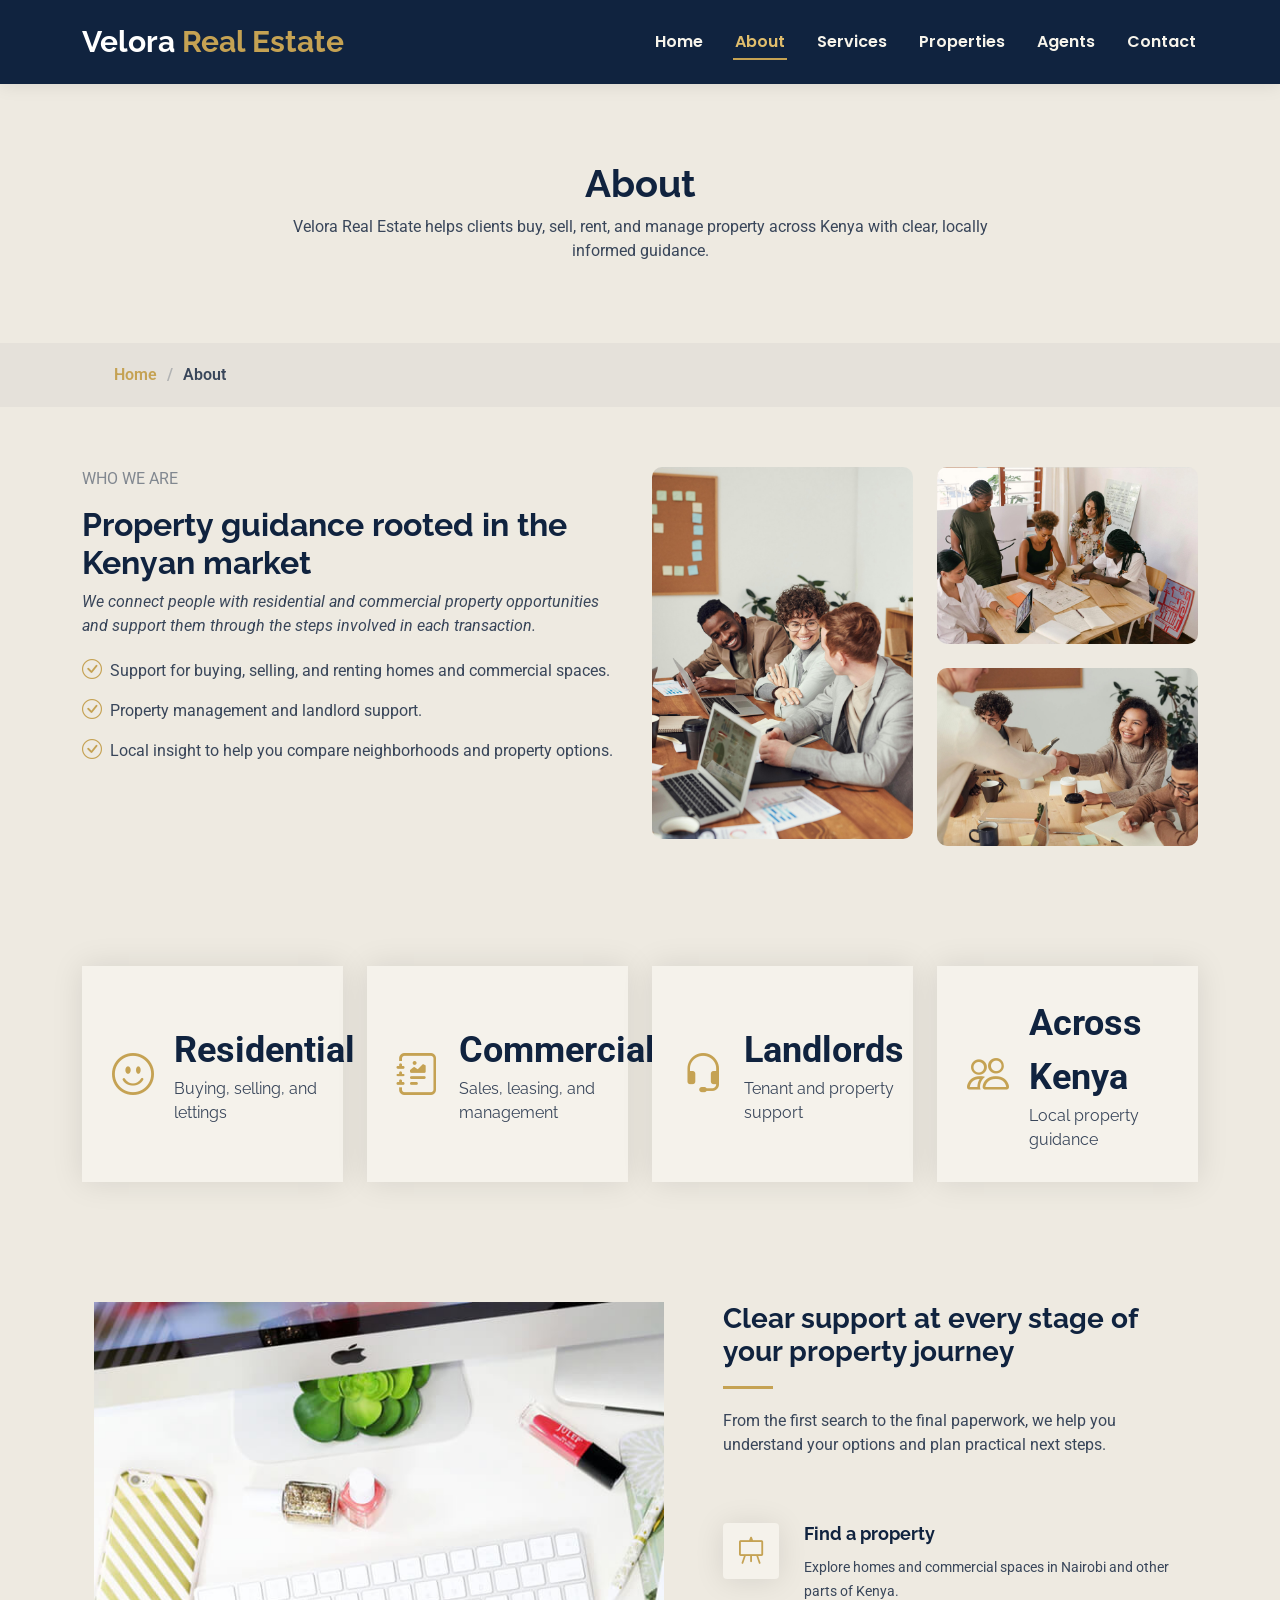
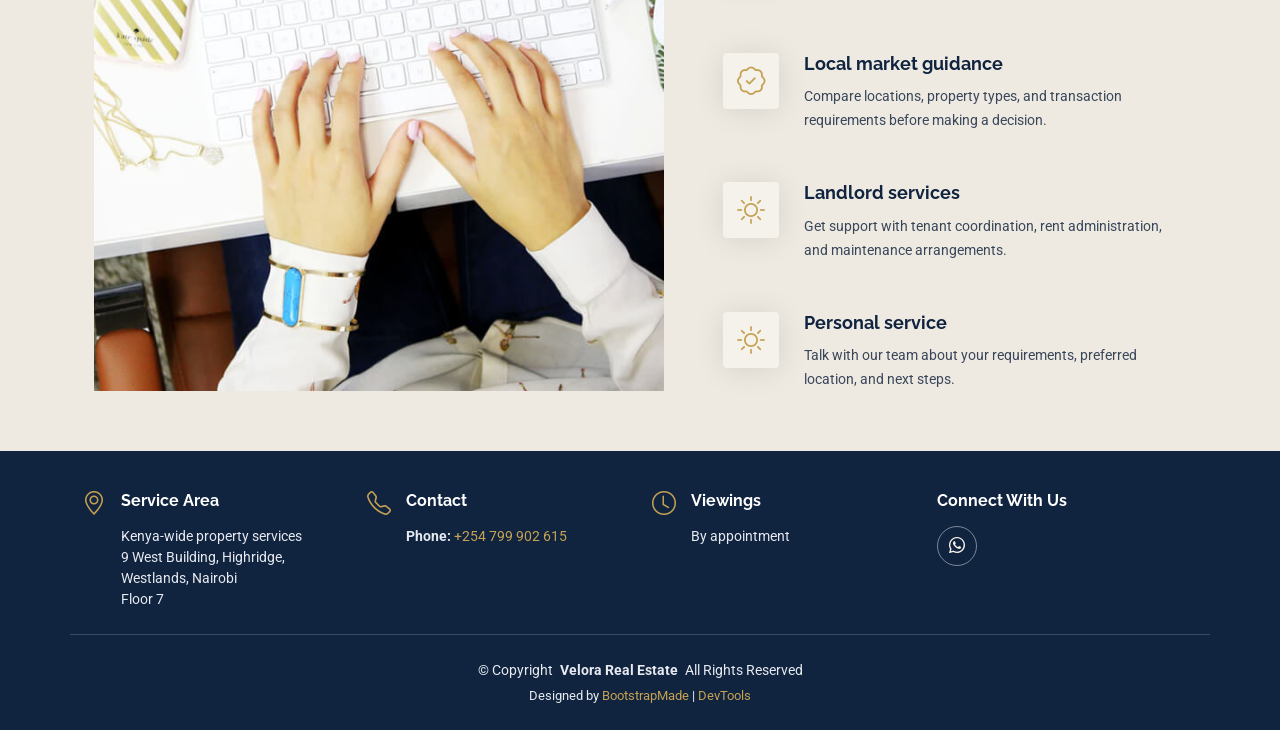
<file: EstateAgency/about.html>
<!DOCTYPE html>
<html lang="en">

<head>
  <meta charset="utf-8">
  <meta content="width=device-width, initial-scale=1.0" name="viewport">
  <title>About - Velora Real Estate</title>
  <meta name="description" content="">
  <meta name="keywords" content="">

  <!-- Favicons -->
  <link href="assets/img/favicon.png" rel="icon">
  <link href="assets/img/apple-touch-icon.png" rel="apple-touch-icon">

  <!-- Fonts -->
  <link href="https://fonts.googleapis.com" rel="preconnect">
  <link href="https://fonts.gstatic.com" rel="preconnect" crossorigin>
  <link href="https://fonts.googleapis.com/css2?family=Roboto:ital,wght@0,100;0,300;0,400;0,500;0,700;0,900;1,100;1,300;1,400;1,500;1,700;1,900&family=Poppins:ital,wght@0,100;0,200;0,300;0,400;0,500;0,600;0,700;0,800;0,900;1,100;1,200;1,300;1,400;1,500;1,600;1,700;1,800;1,900&family=Raleway:ital,wght@0,100;0,200;0,300;0,400;0,500;0,600;0,700;0,800;0,900;1,100;1,200;1,300;1,400;1,500;1,600;1,700;1,800;1,900&display=swap" rel="stylesheet">

  <!-- Vendor CSS Files -->
  <link href="assets/vendor/bootstrap/css/bootstrap.min.css" rel="stylesheet">
  <link href="assets/vendor/bootstrap-icons/bootstrap-icons.css" rel="stylesheet">
  <link href="assets/vendor/aos/aos.css" rel="stylesheet">
  <link href="assets/vendor/swiper/swiper-bundle.min.css" rel="stylesheet">

  <!-- Main CSS File -->
  <link href="assets/css/main.css" rel="stylesheet">

  <!-- =======================================================
  * Template Name: EstateAgency
  * Template URL: https://bootstrapmade.com/real-estate-agency-bootstrap-template/
  * Updated: Apr 08 2026 with Bootstrap v5.3.8
  * Author: BootstrapMade.com
  * License: https://bootstrapmade.com/license/
  ======================================================== -->
</head>

<body class="about-page">

  <header id="header" class="header d-flex align-items-center fixed-top">
    <div class="container-fluid container-xl position-relative d-flex align-items-center justify-content-between">

      <a href="index.html" class="logo d-flex align-items-center">
        <!-- Uncomment the line below if you also wish to use an image logo -->
        <h1 class="sitename">Velora <span>Real Estate</span></h1>
      </a>

      <nav id="navmenu" class="navmenu">
        <ul>
          <li><a href="index.html">Home</a></li>
          <li><a href="about.html" class="active">About</a></li>
          <li><a href="services.html">Services</a></li>
          <li><a href="properties.html">Properties</a></li>
          <li><a href="agents.html">Agents</a></li>
          <li><a href="contact.html">Contact</a></li>
        </ul>
        <i class="mobile-nav-toggle d-xl-none bi bi-list"></i>
      </nav>

    </div>
  </header>

  <main class="main">

    <!-- Page Title -->
    <div class="page-title" data-aos="fade">
      <div class="heading">
        <div class="container">
          <div class="row d-flex justify-content-center text-center">
            <div class="col-lg-8">
              <h1>About</h1>
              <p class="mb-0">Velora Real Estate helps clients buy, sell, rent, and manage property across Kenya with clear, locally informed guidance.</p>
            </div>
          </div>
        </div>
      </div>
      <nav class="breadcrumbs">
        <div class="container">
          <ol>
            <li><a href="index.html">Home</a></li>
            <li class="current">About</li>
          </ol>
        </div>
      </nav>
    </div><!-- End Page Title -->

    <!-- About Section -->
    <section id="about" class="about section">

      <div class="container">

        <div class="row gy-4">

          <div class="col-lg-6 content" data-aos="fade-up" data-aos-delay="100">
            <p class="who-we-are">Who We Are</p>
            <h3>Property guidance rooted in the Kenyan market</h3>
            <p class="fst-italic">
              We connect people with residential and commercial property opportunities and support them through the steps involved in each transaction.
            </p>
            <ul>
              <li><i class="bi bi-check-circle"></i> <span>Support for buying, selling, and renting homes and commercial spaces.</span></li>
              <li><i class="bi bi-check-circle"></i> <span>Property management and landlord support.</span></li>
              <li><i class="bi bi-check-circle"></i> <span>Local insight to help you compare neighborhoods and property options.</span></li>
            </ul>
          </div>

          <div class="col-lg-6 about-images" data-aos="fade-up" data-aos-delay="200">
            <div class="row gy-4">
              <div class="col-lg-6">
                <img src="assets/img/about-company-1.jpg" class="img-fluid" alt="">
              </div>
              <div class="col-lg-6">
                <div class="row gy-4">
                  <div class="col-lg-12">
                    <img src="assets/img/about-company-2.jpg" class="img-fluid" alt="">
                  </div>
                  <div class="col-lg-12">
                    <img src="assets/img/about-company-3.jpg" class="img-fluid" alt="">
                  </div>
                </div>
              </div>
            </div>

          </div>

        </div>

      </div>
    </section><!-- /About Section -->

    <!-- Stats Section -->
    <section id="stats" class="stats section">

      <div class="container" data-aos="fade-up" data-aos-delay="100">

        <div class="row gy-4">

          <div class="col-lg-3 col-md-6">
            <div class="stats-item d-flex align-items-center w-100 h-100">
              <i class="bi bi-emoji-smile color-blue flex-shrink-0"></i>
              <div>
                <span class="d-block fw-bold">Residential</span>
                <p>Buying, selling, and lettings</p>
              </div>
            </div>
          </div><!-- End Stats Item -->

          <div class="col-lg-3 col-md-6">
            <div class="stats-item d-flex align-items-center w-100 h-100">
              <i class="bi bi-journal-richtext color-orange flex-shrink-0"></i>
              <div>
                <span class="d-block fw-bold">Commercial</span>
                <p>Sales, leasing, and management</p>
              </div>
            </div>
          </div><!-- End Stats Item -->

          <div class="col-lg-3 col-md-6">
            <div class="stats-item d-flex align-items-center w-100 h-100">
              <i class="bi bi-headset color-green flex-shrink-0"></i>
              <div>
                <span class="d-block fw-bold">Landlords</span>
                <p>Tenant and property support</p>
              </div>
            </div>
          </div><!-- End Stats Item -->

          <div class="col-lg-3 col-md-6">
            <div class="stats-item d-flex align-items-center w-100 h-100">
              <i class="bi bi-people color-pink flex-shrink-0"></i>
              <div>
                <span class="d-block fw-bold">Across Kenya</span>
                <p>Local property guidance</p>
              </div>
            </div>
          </div><!-- End Stats Item -->

        </div>

      </div>

    </section><!-- /Stats Section -->

    <!-- Features Section -->
    <section id="features" class="features section">

      <div class="container">

        <div class="row justify-content-around gy-4">
          <div class="features-image col-lg-6" data-aos="fade-up" data-aos-delay="100"><img src="assets/img/features-bg.jpg" alt=""></div>

          <div class="col-lg-5 d-flex flex-column justify-content-center" data-aos="fade-up" data-aos-delay="200">
            <h3>Clear support at every stage of your property journey</h3>
            <p>From the first search to the final paperwork, we help you understand your options and plan practical next steps.</p>

            <div class="icon-box d-flex position-relative" data-aos="fade-up" data-aos-delay="300">
              <i class="bi bi-easel flex-shrink-0"></i>
              <div>
                <h4><a href="properties.html" class="stretched-link">Find a property</a></h4>
                <p>Explore homes and commercial spaces in Nairobi and other parts of Kenya.</p>
              </div>
            </div><!-- End Icon Box -->

            <div class="icon-box d-flex position-relative" data-aos="fade-up" data-aos-delay="400">
              <i class="bi bi-patch-check flex-shrink-0"></i>
              <div>
                <h4><a href="services.html" class="stretched-link">Local market guidance</a></h4>
                <p>Compare locations, property types, and transaction requirements before making a decision.</p>
              </div>
            </div><!-- End Icon Box -->

            <div class="icon-box d-flex position-relative" data-aos="fade-up" data-aos-delay="500">
              <i class="bi bi-brightness-high flex-shrink-0"></i>
              <div>
                <h4><a href="services.html" class="stretched-link">Landlord services</a></h4>
                <p>Get support with tenant coordination, rent administration, and maintenance arrangements.</p>
              </div>
            </div><!-- End Icon Box -->

            <div class="icon-box d-flex position-relative" data-aos="fade-up" data-aos-delay="600">
              <i class="bi bi-brightness-high flex-shrink-0"></i>
              <div>
                <h4><a href="contact.html" class="stretched-link">Personal service</a></h4>
                <p>Talk with our team about your requirements, preferred location, and next steps.</p>
              </div>
            </div><!-- End Icon Box -->

          </div>
        </div>

      </div>

    </section><!-- /Features Section -->

  </main>

  <footer id="footer" class="footer light-background">

    <div class="container">
      <div class="row gy-3">
        <div class="col-lg-3 col-md-6 d-flex">
          <i class="bi bi-geo-alt icon"></i>
          <div class="address">
            <h4>Service Area</h4>
            <p>Kenya-wide property services</p>
            <p>9 West Building, Highridge, Westlands, Nairobi</p>
            <p>Floor 7</p>
          </div>

        </div>

        <div class="col-lg-3 col-md-6 d-flex">
          <i class="bi bi-telephone icon"></i>
          <div>
            <h4>Contact</h4>
            <p>
              <strong>Phone:</strong> <a href="tel:+254799902615">+254 799 902 615</a><br>
            </p>
          </div>
        </div>

        <div class="col-lg-3 col-md-6 d-flex">
          <i class="bi bi-clock icon"></i>
          <div>
            <h4>Viewings</h4>
            <p>
              <span>By appointment</span>
            </p>
          </div>
        </div>

        <div class="col-lg-3 col-md-6">
          <h4>Connect With Us</h4>
          <div class="social-links d-flex">
            <a href="https://wa.me/254799902615" class="whatsapp" aria-label="Chat with Velora Real Estate on WhatsApp"><i class="bi bi-whatsapp"></i></a>
          </div>
        </div>

      </div>
    </div>

    <div class="container copyright text-center mt-4">
      <p>© <span>Copyright</span> <strong class="px-1 sitename">Velora Real Estate</strong> <span>All Rights Reserved</span></p>
      <div class="credits">
        <!-- All the links in the footer should remain intact. -->
        <!-- You can delete the links only if you've purchased the pro version. -->
        <!-- Licensing information: https://bootstrapmade.com/license/ -->
        <!-- Purchase the pro version with working PHP/AJAX contact form: [buy-url] -->
        Designed by <a href="https://bootstrapmade.com/">BootstrapMade</a> | <a href="https://bootstrapmade.com/tools/">DevTools</a>
      </div>
    </div>

  </footer>

  <!-- Scroll Top -->
  <a href="#" id="scroll-top" class="scroll-top d-flex align-items-center justify-content-center"><i class="bi bi-arrow-up-short"></i></a>

  <!-- Preloader -->
  <div id="preloader"></div>

  <!-- Vendor JS Files -->
  <script src="assets/vendor/bootstrap/js/bootstrap.bundle.min.js"></script>
  <script src="assets/vendor/aos/aos.js"></script>
  <script src="assets/vendor/swiper/swiper-bundle.min.js"></script>
  <script src="assets/vendor/purecounter/purecounter_vanilla.js"></script>

  <!-- Main JS File -->
  <script src="assets/js/main.js"></script>

</body>

</html>
</file>
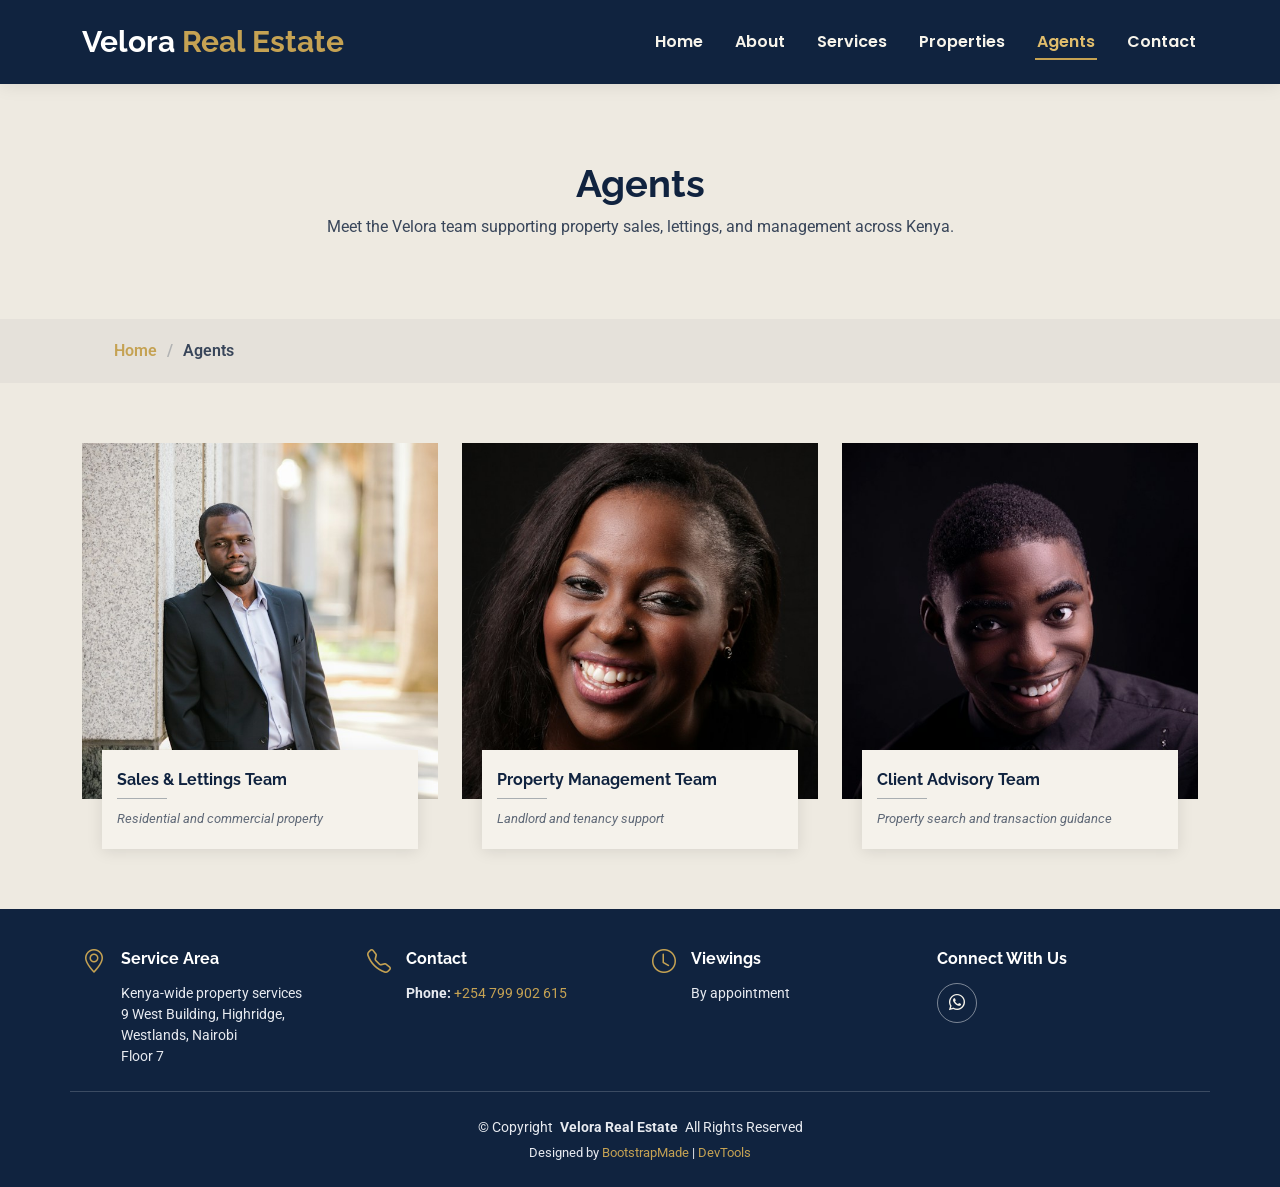
<file: EstateAgency/agents.html>
<!DOCTYPE html>
<html lang="en">

<head>
  <meta charset="utf-8">
  <meta content="width=device-width, initial-scale=1.0" name="viewport">
  <title>Agents - Velora Real Estate</title>
  <meta name="description" content="">
  <meta name="keywords" content="">

  <!-- Favicons -->
  <link href="assets/img/favicon.png" rel="icon">
  <link href="assets/img/apple-touch-icon.png" rel="apple-touch-icon">

  <!-- Fonts -->
  <link href="https://fonts.googleapis.com" rel="preconnect">
  <link href="https://fonts.gstatic.com" rel="preconnect" crossorigin>
  <link href="https://fonts.googleapis.com/css2?family=Roboto:ital,wght@0,100;0,300;0,400;0,500;0,700;0,900;1,100;1,300;1,400;1,500;1,700;1,900&family=Poppins:ital,wght@0,100;0,200;0,300;0,400;0,500;0,600;0,700;0,800;0,900;1,100;1,200;1,300;1,400;1,500;1,600;1,700;1,800;1,900&family=Raleway:ital,wght@0,100;0,200;0,300;0,400;0,500;0,600;0,700;0,800;0,900;1,100;1,200;1,300;1,400;1,500;1,600;1,700;1,800;1,900&display=swap" rel="stylesheet">

  <!-- Vendor CSS Files -->
  <link href="assets/vendor/bootstrap/css/bootstrap.min.css" rel="stylesheet">
  <link href="assets/vendor/bootstrap-icons/bootstrap-icons.css" rel="stylesheet">
  <link href="assets/vendor/aos/aos.css" rel="stylesheet">
  <link href="assets/vendor/swiper/swiper-bundle.min.css" rel="stylesheet">

  <!-- Main CSS File -->
  <link href="assets/css/main.css" rel="stylesheet">

  <!-- =======================================================
  * Template Name: EstateAgency
  * Template URL: https://bootstrapmade.com/real-estate-agency-bootstrap-template/
  * Updated: Apr 08 2026 with Bootstrap v5.3.8
  * Author: BootstrapMade.com
  * License: https://bootstrapmade.com/license/
  ======================================================== -->
</head>

<body class="agents-page">

  <header id="header" class="header d-flex align-items-center fixed-top">
    <div class="container-fluid container-xl position-relative d-flex align-items-center justify-content-between">

      <a href="index.html" class="logo d-flex align-items-center">
        <!-- Uncomment the line below if you also wish to use an image logo -->
        <h1 class="sitename">Velora <span>Real Estate</span></h1>
      </a>

      <nav id="navmenu" class="navmenu">
        <ul>
          <li><a href="index.html">Home</a></li>
          <li><a href="about.html">About</a></li>
          <li><a href="services.html">Services</a></li>
          <li><a href="properties.html">Properties</a></li>
          <li><a href="agents.html" class="active">Agents</a></li>
          <li><a href="contact.html">Contact</a></li>
        </ul>
        <i class="mobile-nav-toggle d-xl-none bi bi-list"></i>
      </nav>

    </div>
  </header>

  <main class="main">

    <!-- Page Title -->
    <div class="page-title" data-aos="fade">
      <div class="heading">
        <div class="container">
          <div class="row d-flex justify-content-center text-center">
            <div class="col-lg-8">
              <h1>Agents</h1>
              <p class="mb-0">Meet the Velora team supporting property sales, lettings, and management across Kenya.</p>
            </div>
          </div>
        </div>
      </div>
      <nav class="breadcrumbs">
        <div class="container">
          <ol>
            <li><a href="index.html">Home</a></li>
            <li class="current">Agents</li>
          </ol>
        </div>
      </nav>
    </div><!-- End Page Title -->

    <!-- Agents Section -->
    <section id="agents" class="agents section">

      <div class="container">

        <div class="row gy-5">

          <div class="col-lg-4 col-md-6" data-aos="fade-up" data-aos-delay="100">
            <div class="member">
              <div class="pic"><img src="assets/img/team/team-velora-1.jpg" class="img-fluid" alt="Black male real estate professional in a dark suit"></div>
              <div class="member-info">
                <h4>Sales &amp; Lettings Team</h4>
                <span>Residential and commercial property</span>
              </div>
            </div>
          </div><!-- End Team Member -->

          <div class="col-lg-4 col-md-6" data-aos="fade-up" data-aos-delay="200">
            <div class="member">
              <div class="pic"><img src="assets/img/team/team-velora-2.jpg" class="img-fluid" alt="Smiling Black woman, real estate professional"></div>
              <div class="member-info">
                <h4>Property Management Team</h4>
                <span>Landlord and tenancy support</span>
              </div>
            </div>
          </div><!-- End Team Member -->

          <div class="col-lg-4 col-md-6" data-aos="fade-up" data-aos-delay="300">
            <div class="member">
              <div class="pic"><img src="assets/img/team/team-velora-3.jpg" class="img-fluid" alt="Smiling Black man, real estate professional"></div>
              <div class="member-info">
                <h4>Client Advisory Team</h4>
                <span>Property search and transaction guidance</span>
              </div>
            </div>
          </div><!-- End Team Member -->

        </div>

      </div>

    </section><!-- /Agents Section -->

  </main>

  <footer id="footer" class="footer light-background">

    <div class="container">
      <div class="row gy-3">
        <div class="col-lg-3 col-md-6 d-flex">
          <i class="bi bi-geo-alt icon"></i>
          <div class="address">
            <h4>Service Area</h4>
            <p>Kenya-wide property services</p>
            <p>9 West Building, Highridge, Westlands, Nairobi</p>
            <p>Floor 7</p>
          </div>

        </div>

        <div class="col-lg-3 col-md-6 d-flex">
          <i class="bi bi-telephone icon"></i>
          <div>
            <h4>Contact</h4>
            <p>
              <strong>Phone:</strong> <a href="tel:+254799902615">+254 799 902 615</a><br>
            </p>
          </div>
        </div>

        <div class="col-lg-3 col-md-6 d-flex">
          <i class="bi bi-clock icon"></i>
          <div>
            <h4>Viewings</h4>
            <p>
              <span>By appointment</span>
            </p>
          </div>
        </div>

        <div class="col-lg-3 col-md-6">
          <h4>Connect With Us</h4>
          <div class="social-links d-flex">
            <a href="https://wa.me/254799902615" class="whatsapp" aria-label="Chat with Velora Real Estate on WhatsApp"><i class="bi bi-whatsapp"></i></a>
          </div>
        </div>

      </div>
    </div>

    <div class="container copyright text-center mt-4">
      <p>© <span>Copyright</span> <strong class="px-1 sitename">Velora Real Estate</strong> <span>All Rights Reserved</span></p>
      <div class="credits">
        <!-- All the links in the footer should remain intact. -->
        <!-- You can delete the links only if you've purchased the pro version. -->
        <!-- Licensing information: https://bootstrapmade.com/license/ -->
        <!-- Purchase the pro version with working PHP/AJAX contact form: [buy-url] -->
        Designed by <a href="https://bootstrapmade.com/">BootstrapMade</a> | <a href="https://bootstrapmade.com/tools/">DevTools</a>
      </div>
    </div>

  </footer>

  <!-- Scroll Top -->
  <a href="#" id="scroll-top" class="scroll-top d-flex align-items-center justify-content-center"><i class="bi bi-arrow-up-short"></i></a>

  <!-- Preloader -->
  <div id="preloader"></div>

  <!-- Vendor JS Files -->
  <script src="assets/vendor/bootstrap/js/bootstrap.bundle.min.js"></script>
  <script src="assets/vendor/aos/aos.js"></script>
  <script src="assets/vendor/swiper/swiper-bundle.min.js"></script>
  <script src="assets/vendor/purecounter/purecounter_vanilla.js"></script>

  <!-- Main JS File -->
  <script src="assets/js/main.js"></script>

</body>

</html>
</file>
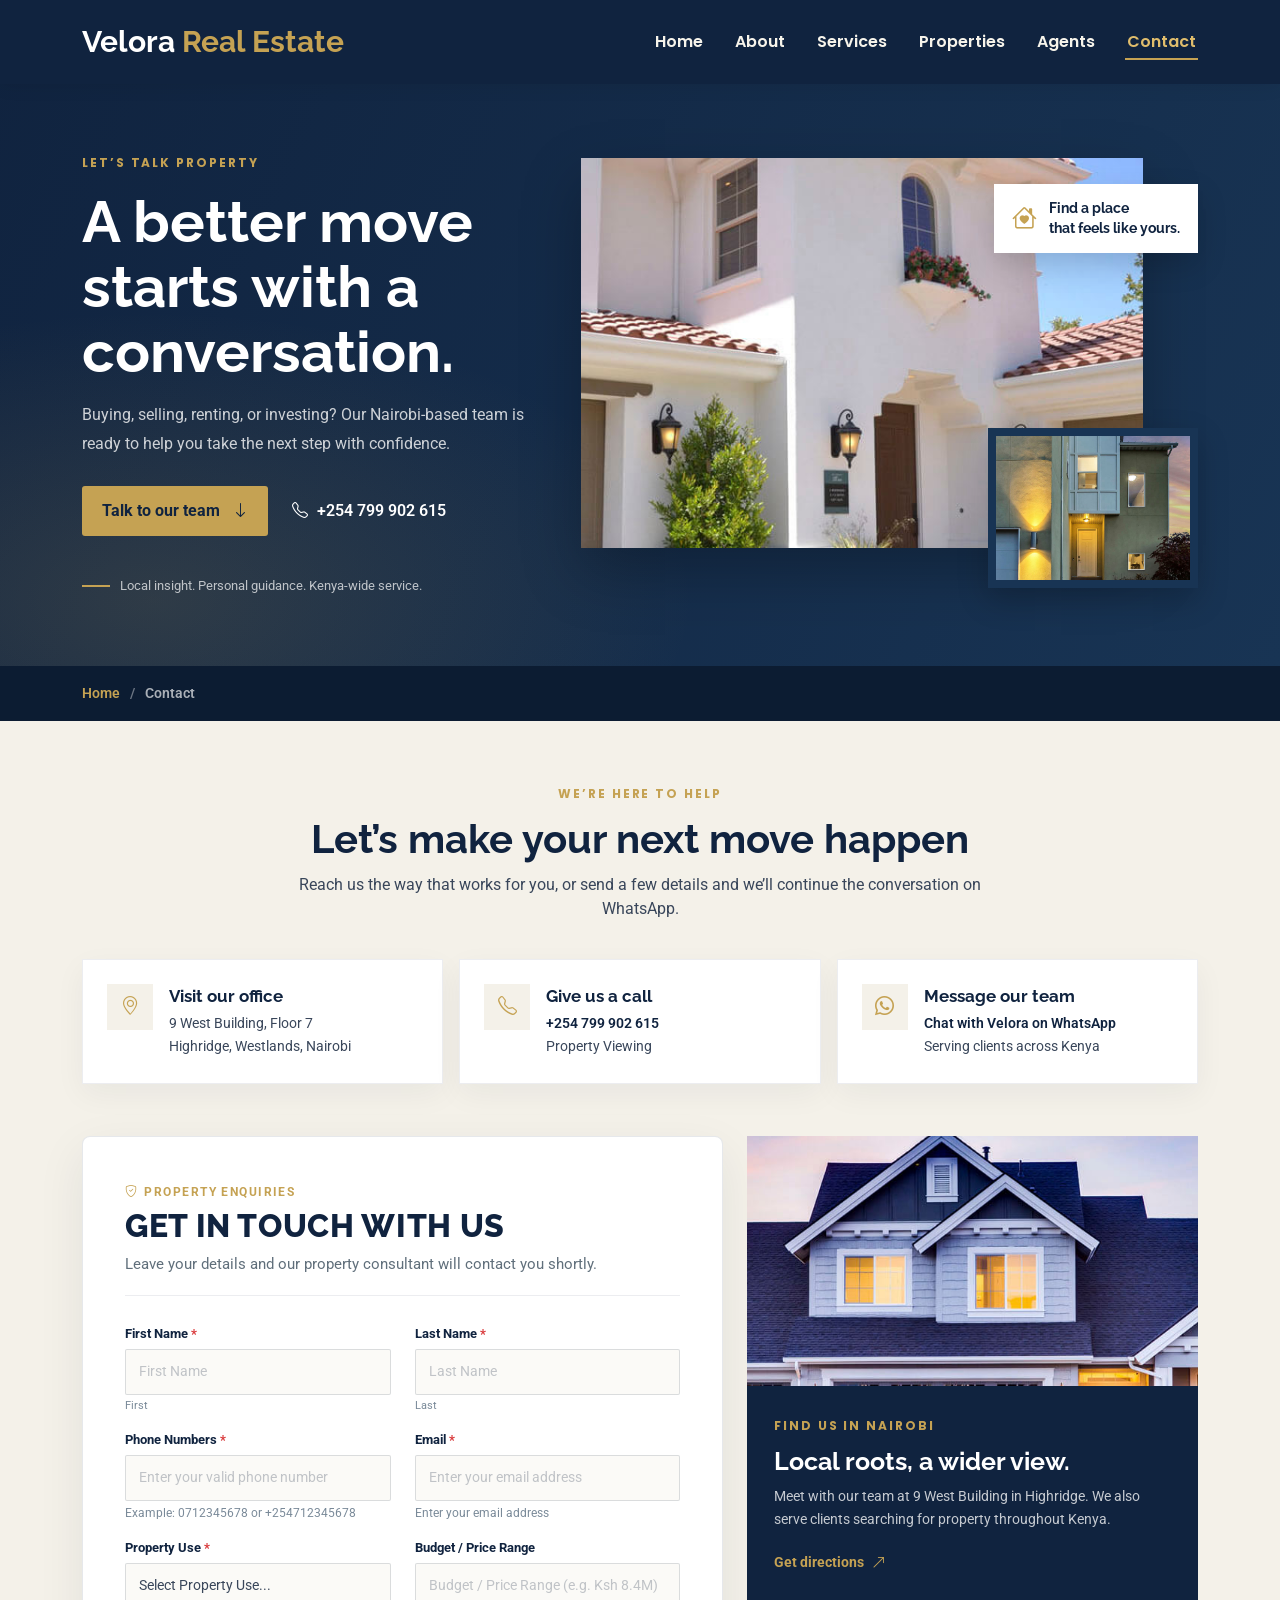
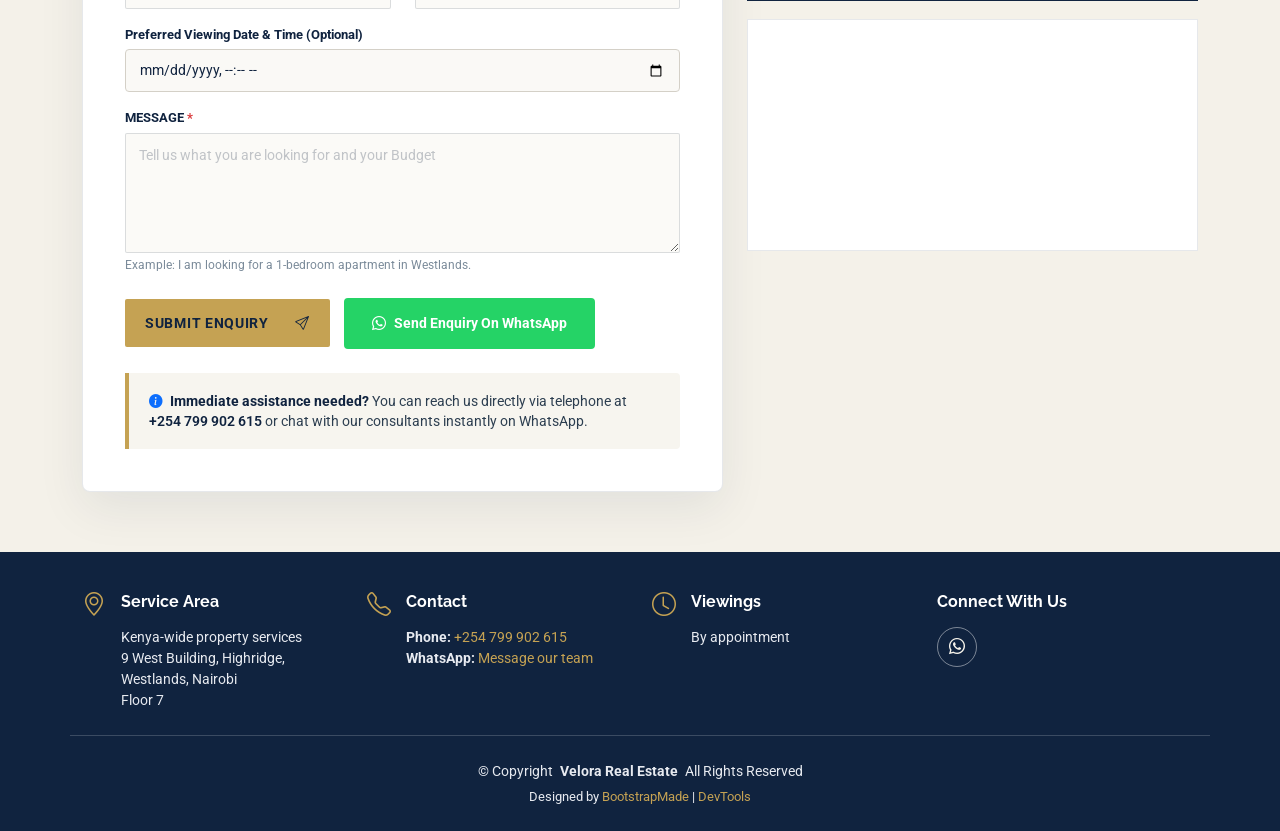
<file: EstateAgency/contact.html>
<!DOCTYPE html>
<html lang="en">

<head>
  <meta charset="utf-8">
  <meta content="width=device-width, initial-scale=1.0" name="viewport">
  <title>Contact - Velora Real Estate</title>
  <meta name="description" content="">
  <meta name="keywords" content="">

  <!-- Favicons -->
  <link href="assets/img/favicon.png" rel="icon">
  <link href="assets/img/apple-touch-icon.png" rel="apple-touch-icon">

  <!-- Fonts -->
  <link href="https://fonts.googleapis.com" rel="preconnect">
  <link href="https://fonts.gstatic.com" rel="preconnect" crossorigin>
  <link href="https://fonts.googleapis.com/css2?family=Roboto:ital,wght@0,100;0,300;0,400;0,500;0,700;0,900;1,100;1,300;1,400;1,500;1,700;1,900&family=Poppins:ital,wght@0,100;0,200;0,300;0,400;0,500;0,600;0,700;0,800;0,900;1,100;1,200;1,300;1,400;1,500;1,600;1,700;1,800;1,900&family=Raleway:ital,wght@0,100;0,200;0,300;0,400;0,500;0,600;0,700;0,800;0,900;1,100;1,200;1,300;1,400;1,500;1,600;1,700;1,800;1,900&display=swap" rel="stylesheet">

  <!-- Vendor CSS Files -->
  <link href="assets/vendor/bootstrap/css/bootstrap.min.css" rel="stylesheet">
  <link href="assets/vendor/bootstrap-icons/bootstrap-icons.css" rel="stylesheet">
  <link href="assets/vendor/aos/aos.css" rel="stylesheet">
  <link href="assets/vendor/swiper/swiper-bundle.min.css" rel="stylesheet">

  <!-- Main CSS File -->
  <link href="assets/css/main.css" rel="stylesheet">

  <!-- =======================================================
  * Template Name: EstateAgency
  * Template URL: https://bootstrapmade.com/real-estate-agency-bootstrap-template/
  * Updated: Apr 08 2026 with Bootstrap v5.3.8
  * Author: BootstrapMade.com
  * License: https://bootstrapmade.com/license/
  ======================================================== -->
</head>

<body class="contact-page">

  <header id="header" class="header d-flex align-items-center fixed-top">
    <div class="container-fluid container-xl position-relative d-flex align-items-center justify-content-between">

      <a href="index.html" class="logo d-flex align-items-center">
        <!-- Uncomment the line below if you also wish to use an image logo -->
        <h1 class="sitename">Velora <span>Real Estate</span></h1>
      </a>

      <nav id="navmenu" class="navmenu">
        <ul>
          <li><a href="index.html">Home</a></li>
          <li><a href="about.html">About</a></li>
          <li><a href="services.html">Services</a></li>
          <li><a href="properties.html">Properties</a></li>
          <li><a href="agents.html">Agents</a></li>
          <li><a href="contact.html" class="active">Contact</a></li>
        </ul>
        <i class="mobile-nav-toggle d-xl-none bi bi-list"></i>
      </nav>

    </div>
  </header>

  <main class="main">

    <section class="contact-hero">
      <div class="container">
        <div class="row align-items-center gy-5">
          <div class="col-lg-5" data-aos="fade-up">
            <span class="contact-eyebrow">Let’s talk property</span>
            <h1>A better move starts with a conversation.</h1>
            <p>Buying, selling, renting, or investing? Our Nairobi-based team is ready to help you take the next step with confidence.</p>
            <div class="contact-hero-actions">
              <a class="contact-primary-link" href="#contact-enquiry">Talk to our team <i class="bi bi-arrow-down" aria-hidden="true"></i></a>
              <a class="contact-secondary-link" href="tel:+254799902615"><i class="bi bi-telephone" aria-hidden="true"></i> +254 799 902 615</a>
            </div>
            <div class="contact-hero-caption">
              <span class="contact-caption-mark"></span>
              <span>Local insight. Personal guidance. Kenya-wide service.</span>
            </div>
          </div>
          <div class="col-lg-7" data-aos="fade-up" data-aos-delay="150">
            <div class="contact-hero-gallery">
              <img class="contact-hero-image-main" src="assets/img/properties/property-3.jpg" alt="Contemporary home available through Velora Real Estate">
              <img class="contact-hero-image-detail" src="assets/img/properties/property-1.jpg" alt="Modern home exterior at dusk">
              <div class="contact-image-note">
                <i class="bi bi-house-heart" aria-hidden="true"></i>
                <span>Find a place<br>that feels like yours.</span>
              </div>
            </div>
          </div>
        </div>
      </div>
    </section>

    <nav class="breadcrumbs contact-breadcrumbs" aria-label="Breadcrumb">
      <div class="container">
        <ol>
          <li><a href="index.html">Home</a></li>
          <li class="current">Contact</li>
        </ol>
      </div>
    </nav>

    <section id="contact" class="contact section contact-redesign">
      <div class="container">
        <div class="contact-section-heading" data-aos="fade-up">
          <span class="contact-eyebrow">We’re here to help</span>
          <h2>Let’s make your next move happen</h2>
          <p>Reach us the way that works for you, or send a few details and we’ll continue the conversation on WhatsApp.</p>
        </div>

        <div class="row g-3 contact-channel-grid" data-aos="fade-up" data-aos-delay="100">
          <div class="col-lg-4">
            <article class="contact-channel-card">
              <span class="contact-channel-icon"><i class="bi bi-geo-alt" aria-hidden="true"></i></span>
              <div>
                <h3>Visit our office</h3>
                <p>9 West Building, Floor 7<br>Highridge, Westlands, Nairobi</p>
              </div>
            </article>
          </div>
          <div class="col-lg-4">
            <article class="contact-channel-card">
              <span class="contact-channel-icon"><i class="bi bi-telephone" aria-hidden="true"></i></span>
              <div>
                <h3>Give us a call</h3>
                <p><a href="tel:+254799902615">+254 799 902 615</a><br>Property Viewing</p>
              </div>
            </article>
          </div>
          <div class="col-lg-4">
            <article class="contact-channel-card">
              <span class="contact-channel-icon"><i class="bi bi-whatsapp" aria-hidden="true"></i></span>
              <div>
                <h3>Message our team</h3>
                <p><a href="https://wa.me/254799902615">Chat with Velora on WhatsApp</a><br>Serving clients across Kenya</p>
              </div>
            </article>
          </div>
        </div>

        <div class="row gy-4 contact-content-row" id="contact-enquiry">
          <div class="col-lg-7" data-aos="fade-up">
            <div class="realty-form-wrapper">
              <div class="realty-form-header">
                <span class="realty-badge"><i class="bi bi-shield-check"></i> Property Enquiries</span>
                <h2 class="realty-title">GET IN TOUCH WITH US</h2>
                <p class="realty-description">Leave your details and our property consultant will contact you shortly.</p>
              </div>

              <form id="contact-request-form" class="realty-inquiry-form">
                <div class="row gy-3">
                  <!-- Name: First and Last -->
                  <div class="col-md-6">
                    <label class="form-label" for="contact-first-name">First Name <span class="required-star">*</span></label>
                    <input id="contact-first-name" name="firstName" type="text" class="form-control" placeholder="First Name" autocomplete="given-name" required>
                    <span class="field-sublabel">First</span>
                  </div>
                  <div class="col-md-6">
                    <label class="form-label" for="contact-last-name">Last Name <span class="required-star">*</span></label>
                    <input id="contact-last-name" name="lastName" type="text" class="form-control" placeholder="Last Name" autocomplete="family-name" required>
                    <span class="field-sublabel">Last</span>
                  </div>

                  <!-- Phone Number -->
                  <div class="col-md-6">
                    <label class="form-label" for="contact-phone">Phone Numbers <span class="required-star">*</span></label>
                    <input id="contact-phone" name="phone" type="tel" class="form-control" placeholder="Enter your valid phone number" autocomplete="tel" minlength="7" maxlength="20" required>
                    <div class="field-helper">Example: 0712345678 or +254712345678</div>
                  </div>

                  <!-- Email -->
                  <div class="col-md-6">
                    <label class="form-label" for="contact-email">Email <span class="required-star">*</span></label>
                    <input id="contact-email" name="email" type="email" class="form-control" placeholder="Enter your email address" autocomplete="email" required>
                    <div class="field-helper">Enter your email address</div>
                  </div>

                  <!-- Property Use -->
                  <div class="col-md-6">
                    <label class="form-label" for="contact-property-use">Property Use <span class="required-star">*</span></label>
                    <select id="contact-property-use" name="use" class="form-select" required>
                      <option value="" disabled selected>Select Property Use...</option>
                      <option value="Buying to live">Buying to live</option>
                      <option value="Buying for investment">Buying for investment</option>
                      <option value="Rental enquiry">Rental enquiry</option>
                      <option value="Diaspora purchase">Diaspora purchase</option>
                      <option value="Selling a property">Selling a property</option>
                      <option value="Schedule a property tour / viewing">Schedule a property tour / viewing</option>
                    </select>
                  </div>

                  <!-- Budget / Price Range -->
                  <div class="col-md-6">
                    <label class="form-label" for="contact-budget">Budget / Price Range</label>
                    <input id="contact-budget" name="budget" type="text" class="form-control" placeholder="Budget / Price Range (e.g. Ksh 8.4M)">
                  </div>

                  <!-- Preferred Viewing Date & Time -->
                  <div class="col-12">
                    <label class="form-label" for="contact-datetime">Preferred Viewing Date &amp; Time <span>(Optional)</span></label>
                    <input id="contact-datetime" name="date" type="datetime-local" class="form-control">
                  </div>

                  <!-- Message -->
                  <div class="col-12">
                    <label class="form-label" for="contact-message">MESSAGE <span class="required-star">*</span></label>
                    <textarea id="contact-message" name="message" class="form-control" rows="4" placeholder="Tell us what you are looking for and your Budget" required></textarea>
                    <div class="field-helper">Example: I am looking for a 1-bedroom apartment in Westlands.</div>
                  </div>

                  <!-- Buttons -->
                  <div class="col-12 mt-4">
                    <div class="realty-buttons-group">
                      <button type="submit" id="btn-submit-enquiry" class="btn-realty-submit">
                        <span>Submit Enquiry</span>
                        <i class="bi bi-send ms-2" aria-hidden="true"></i>
                      </button>
                      <button type="button" id="btn-whatsapp-enquiry" class="btn-realty-whatsapp">
                        <i class="bi bi-whatsapp me-2" aria-hidden="true"></i>
                        <span>Send Enquiry On WhatsApp</span>
                      </button>
                    </div>
                  </div>
                </div>
              </form>

              <div id="form-success-alert" class="alert alert-success mt-4 d-none" role="alert">
                <div class="d-flex align-items-center">
                  <i class="bi bi-check-circle-fill fs-3 me-3 text-success"></i>
                  <div>
                    <h5 class="alert-heading mb-1 fw-bold">Enquiry Received!</h5>
                    <p class="mb-0">Thank you for getting in touch. Our property consultant will contact you shortly.</p>
                  </div>
                </div>
              </div>

              <div class="realty-direct-contact-box">
                <i class="bi bi-info-circle-fill me-1 text-primary"></i> <strong>Immediate assistance needed?</strong> You can reach us directly via telephone at <a href="tel:+254799902615">+254 799 902 615</a> or chat with our consultants instantly on WhatsApp.
              </div>
            </div>
          </div>

          <div class="col-lg-5" data-aos="fade-up" data-aos-delay="150">
            <div class="contact-visit-card">
              <img src="assets/img/properties/property-2.jpg" alt="A welcoming family home in a residential neighbourhood" loading="lazy">
              <div class="contact-visit-content">
                <span class="contact-eyebrow">Find us in Nairobi</span>
                <h2>Local roots, a wider view.</h2>
                <p>Meet with our team at 9 West Building in Highridge. We also serve clients searching for property throughout Kenya.</p>
                <a href="https://www.google.com/maps?q=9%20West%20Building%2C%20Highridge%2C%20Westlands%2C%20Nairobi" target="_blank" rel="noopener noreferrer">Get directions <i class="bi bi-arrow-up-right" aria-hidden="true"></i></a>
              </div>
            </div>
            <div class="contact-map">
              <iframe title="Map of 9 West Building, Highridge, Westlands, Nairobi" src="https://www.google.com/maps?q=9%20West%20Building%2C%20Highridge%2C%20Westlands%2C%20Nairobi%2C%20Kenya&amp;output=embed" frameborder="0" allowfullscreen="" loading="lazy" referrerpolicy="no-referrer-when-downgrade"></iframe>
            </div>
          </div>
        </div>
      </div>
    </section>

  </main>

  <div class="modal fade" id="contact-request-modal" tabindex="-1" aria-labelledby="contact-request-modal-title" aria-hidden="true">
    <div class="modal-dialog modal-dialog-centered">
      <div class="modal-content">
        <div class="modal-header">
          <h2 class="modal-title fs-5" id="contact-request-modal-title">Your request is ready</h2>
          <button type="button" class="btn-close" data-bs-dismiss="modal" aria-label="Close"></button>
        </div>
        <div class="modal-body">
          <p>Your details have been prepared. Continue to WhatsApp and tap Send to deliver your request to Velora Real Estate. We will not receive it until you send it there.</p>
        </div>
        <div class="modal-footer">
          <button type="button" class="btn btn-secondary" data-bs-dismiss="modal">Close</button>
          <a id="contact-request-whatsapp" class="btn-get-started" href="https://wa.me/254799902615" target="_blank" rel="noopener noreferrer">Open WhatsApp</a>
        </div>
      </div>
    </div>
  </div>

  <footer id="footer" class="footer light-background">

    <div class="container">
      <div class="row gy-3">
        <div class="col-lg-3 col-md-6 d-flex">
          <i class="bi bi-geo-alt icon"></i>
          <div class="address">
            <h4>Service Area</h4>
            <p>Kenya-wide property services</p>
            <p>9 West Building, Highridge, Westlands, Nairobi</p>
            <p>Floor 7</p>
          </div>

        </div>

        <div class="col-lg-3 col-md-6 d-flex">
          <i class="bi bi-telephone icon"></i>
          <div>
            <h4>Contact</h4>
            <p>
              <strong>Phone:</strong> <a href="tel:+254799902615">+254 799 902 615</a><br>
              <strong>WhatsApp:</strong> <a href="https://wa.me/254799902615">Message our team</a><br>
            </p>
          </div>
        </div>

        <div class="col-lg-3 col-md-6 d-flex">
          <i class="bi bi-clock icon"></i>
          <div>
            <h4>Viewings</h4>
            <p>
              <span>By appointment</span>
            </p>
          </div>
        </div>

        <div class="col-lg-3 col-md-6">
          <h4>Connect With Us</h4>
          <div class="social-links d-flex">
            <a href="https://wa.me/254799902615" class="whatsapp" aria-label="Chat with Velora Real Estate on WhatsApp"><i class="bi bi-whatsapp"></i></a>
          </div>
        </div>

      </div>
    </div>

    <div class="container copyright text-center mt-4">
      <p>© <span>Copyright</span> <strong class="px-1 sitename">Velora Real Estate</strong> <span>All Rights Reserved</span></p>
      <div class="credits">
        <!-- All the links in the footer should remain intact. -->
        <!-- You can delete the links only if you've purchased the pro version. -->
        <!-- Licensing information: https://bootstrapmade.com/license/ -->
        <!-- Purchase the pro version with working PHP/AJAX contact form: [buy-url] -->
        Designed by <a href="https://bootstrapmade.com/">BootstrapMade</a> | <a href="https://bootstrapmade.com/tools/">DevTools</a>
      </div>
    </div>

  </footer>

  <!-- Scroll Top -->
  <a href="#" id="scroll-top" class="scroll-top d-flex align-items-center justify-content-center"><i class="bi bi-arrow-up-short"></i></a>

  <!-- Preloader -->
  <div id="preloader"></div>

  <!-- Vendor JS Files -->
  <script src="assets/vendor/bootstrap/js/bootstrap.bundle.min.js"></script>
  <script src="assets/vendor/aos/aos.js"></script>
  <script src="assets/vendor/swiper/swiper-bundle.min.js"></script>
  <script src="assets/vendor/purecounter/purecounter_vanilla.js"></script>

  <!-- Main JS File -->
  <script src="assets/js/main.js"></script>

</body>

</html>
</file>
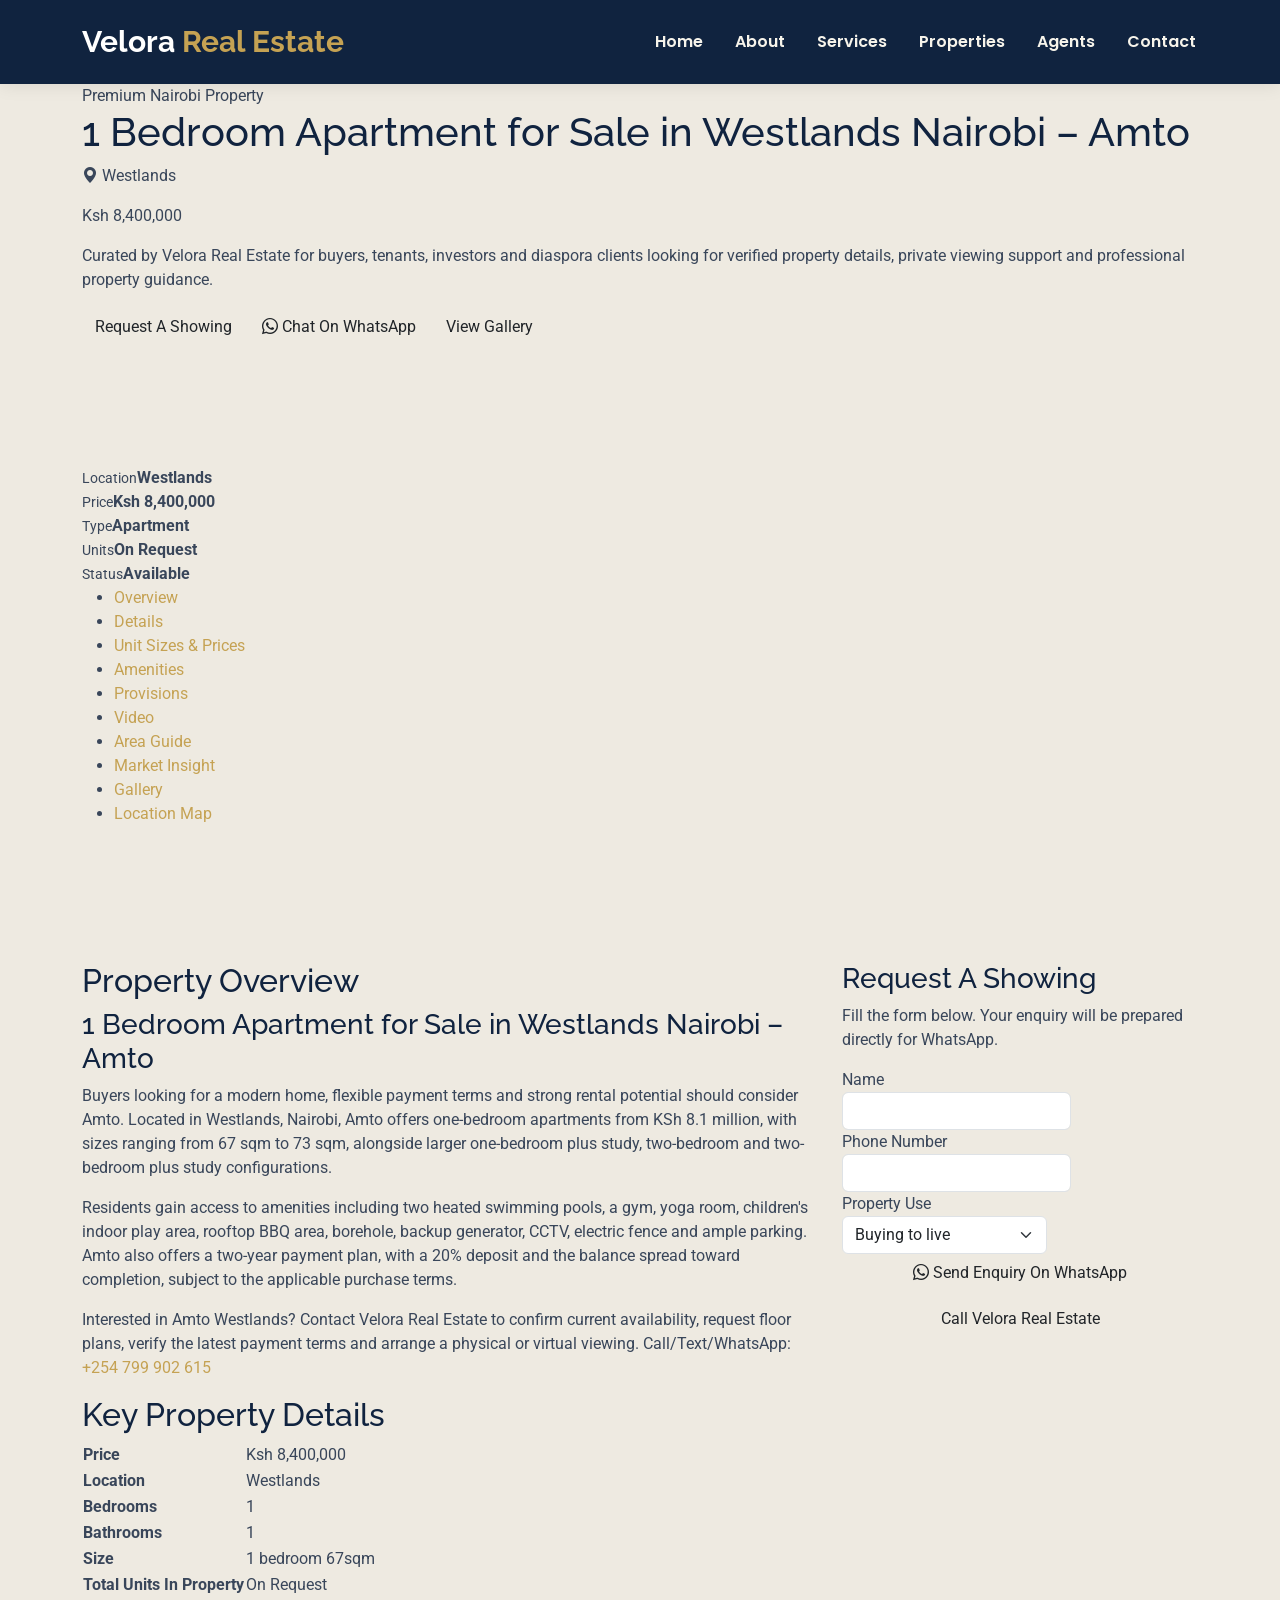
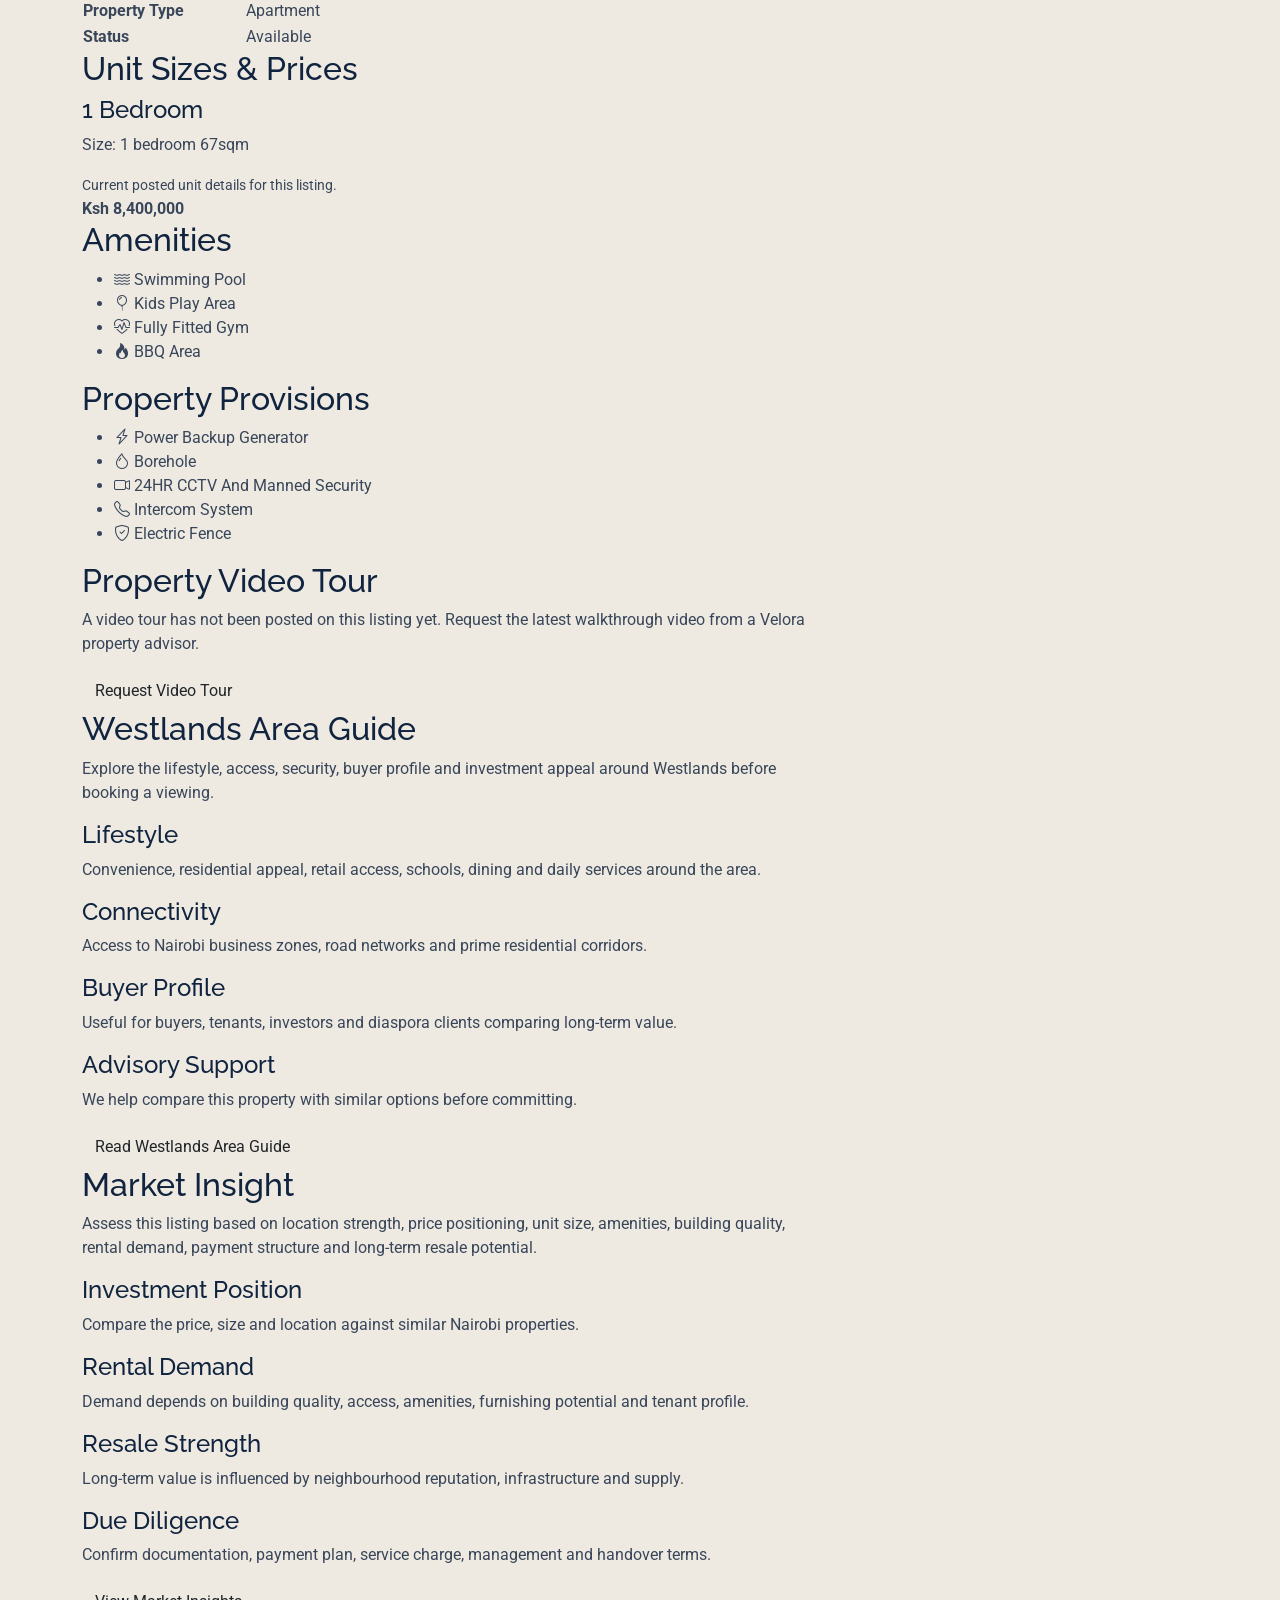
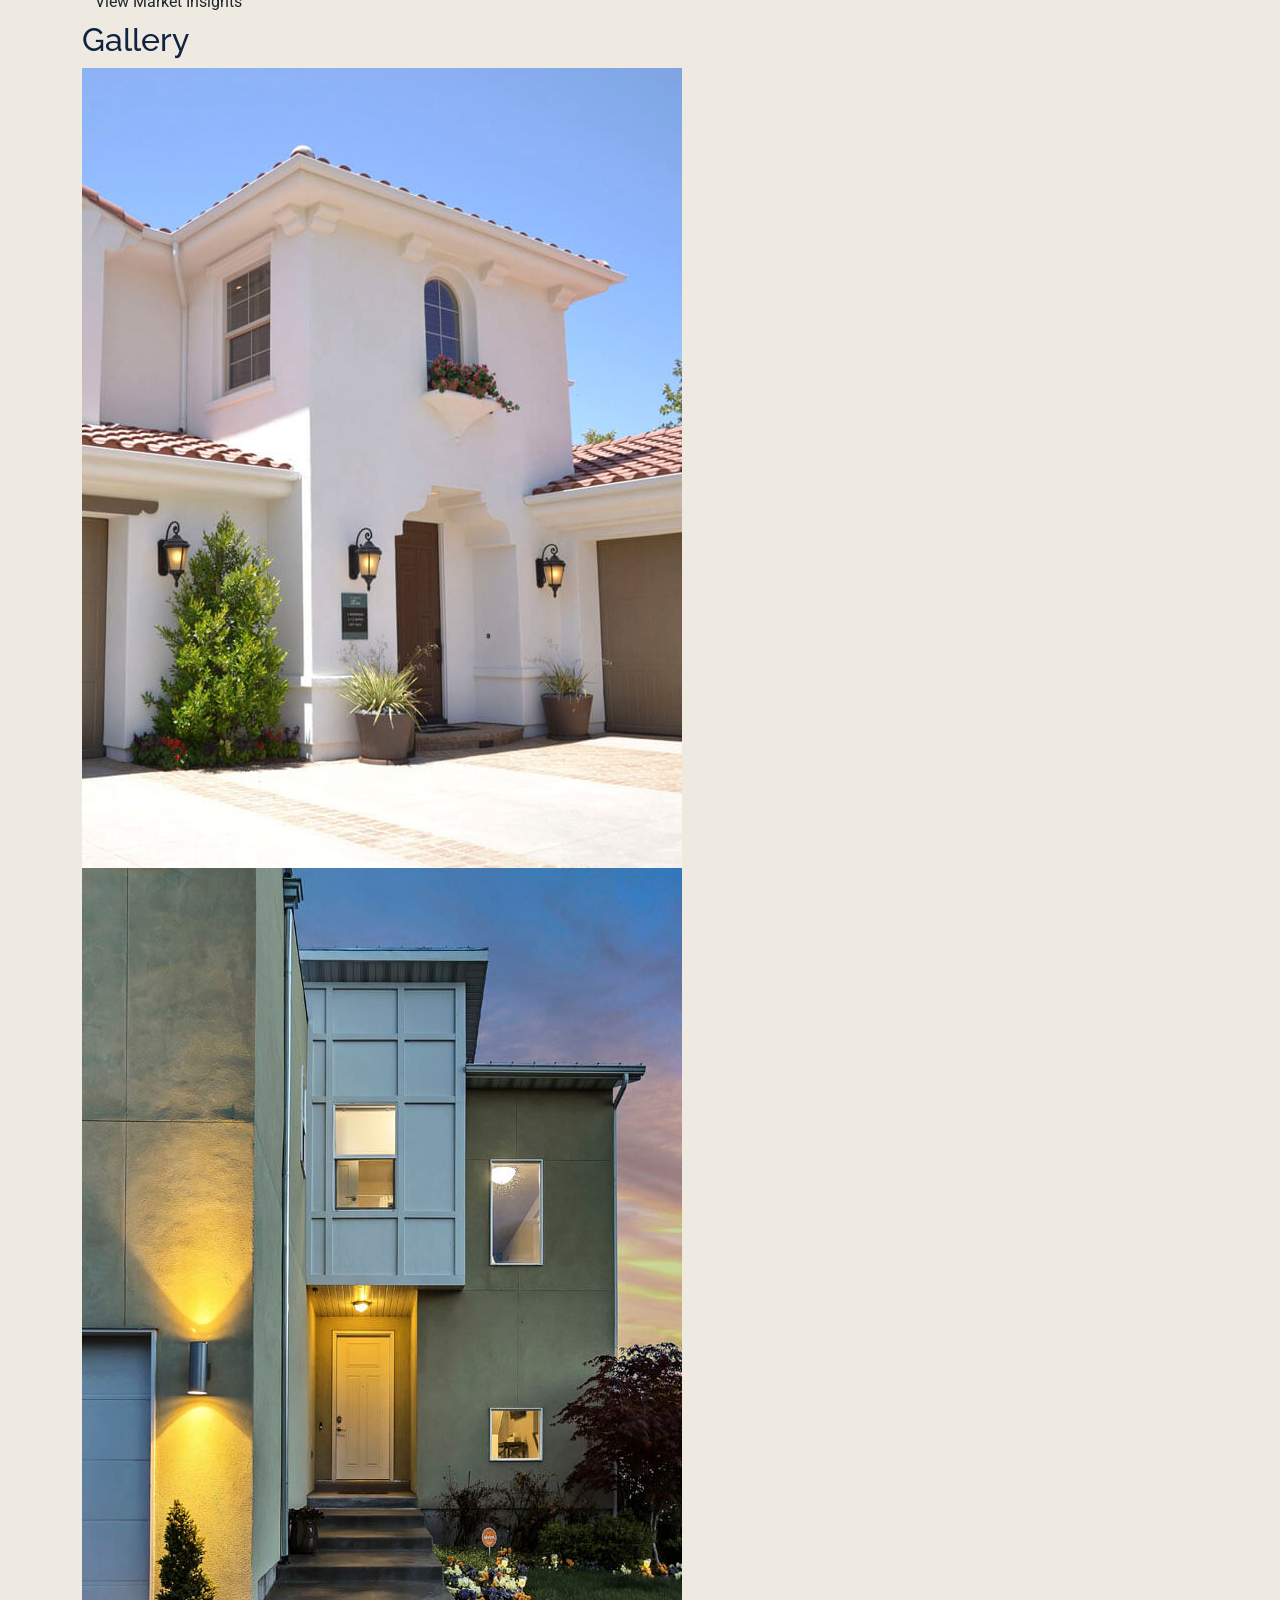
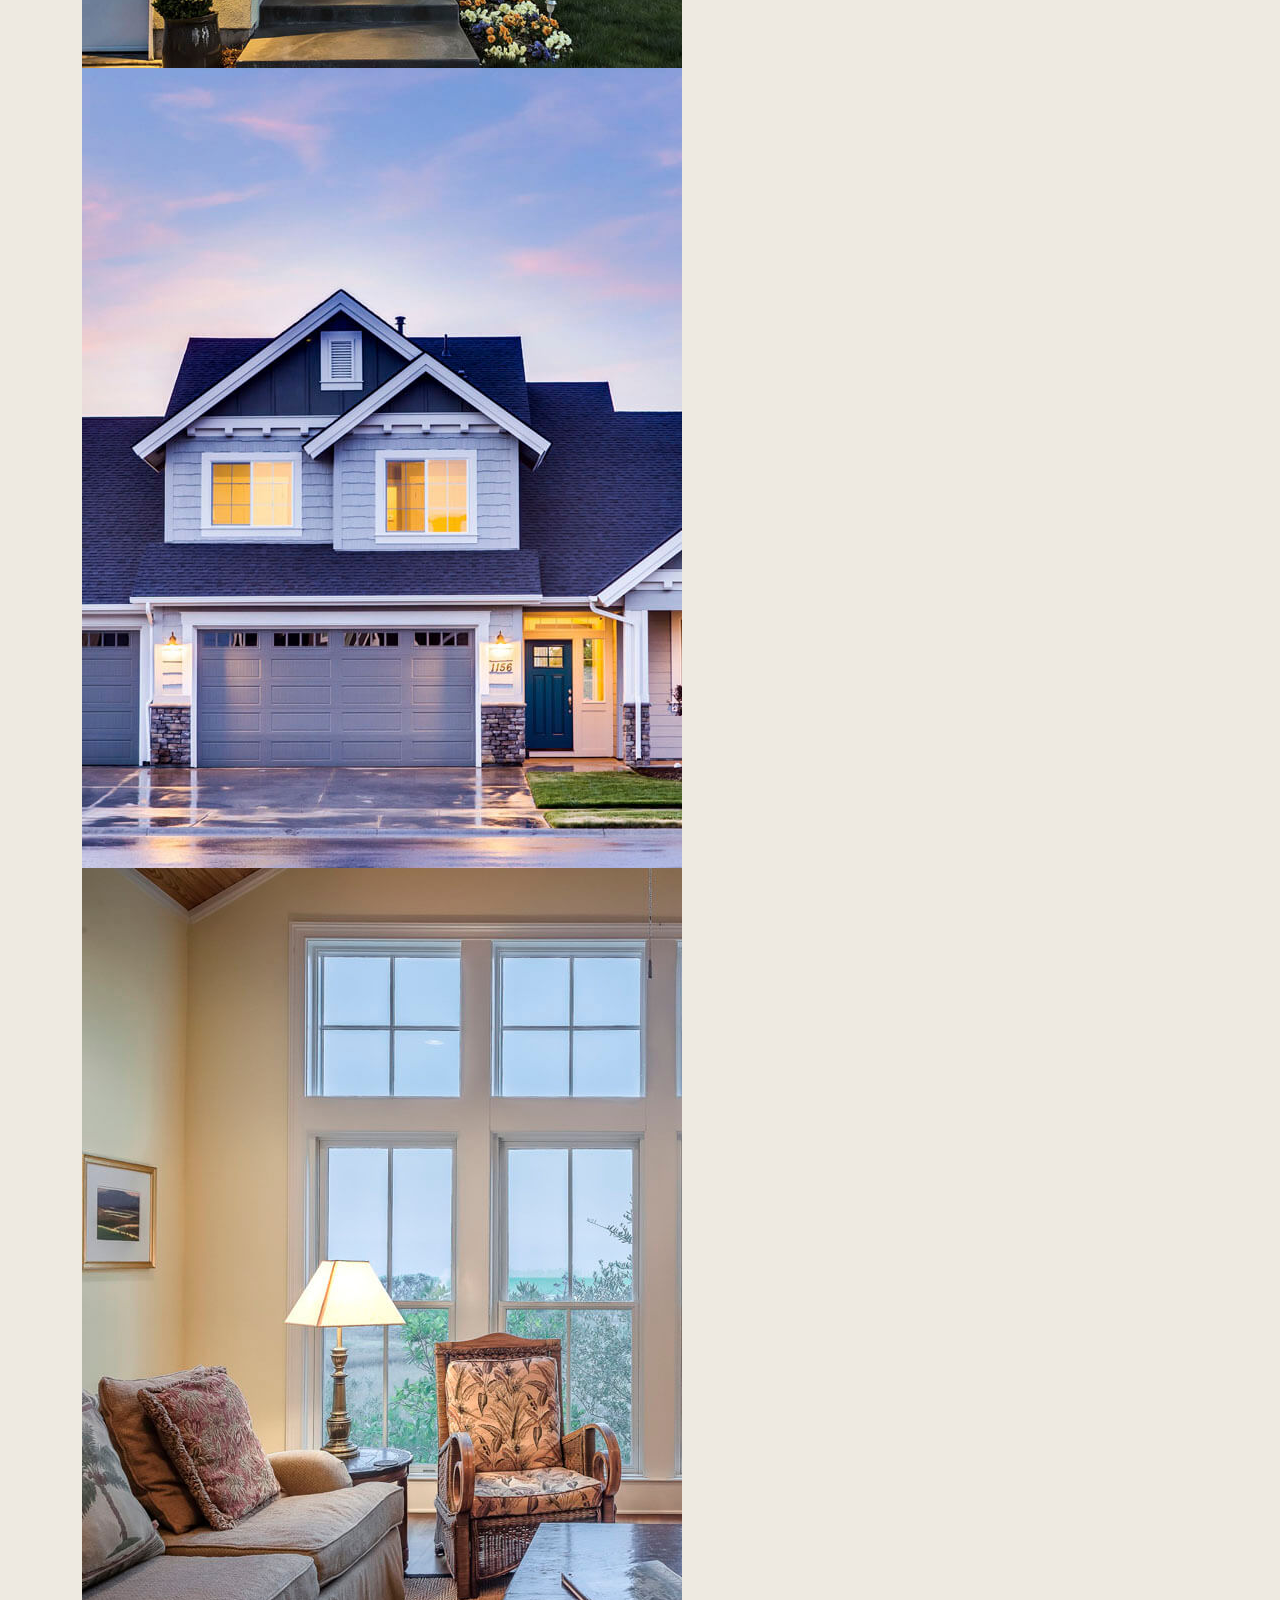
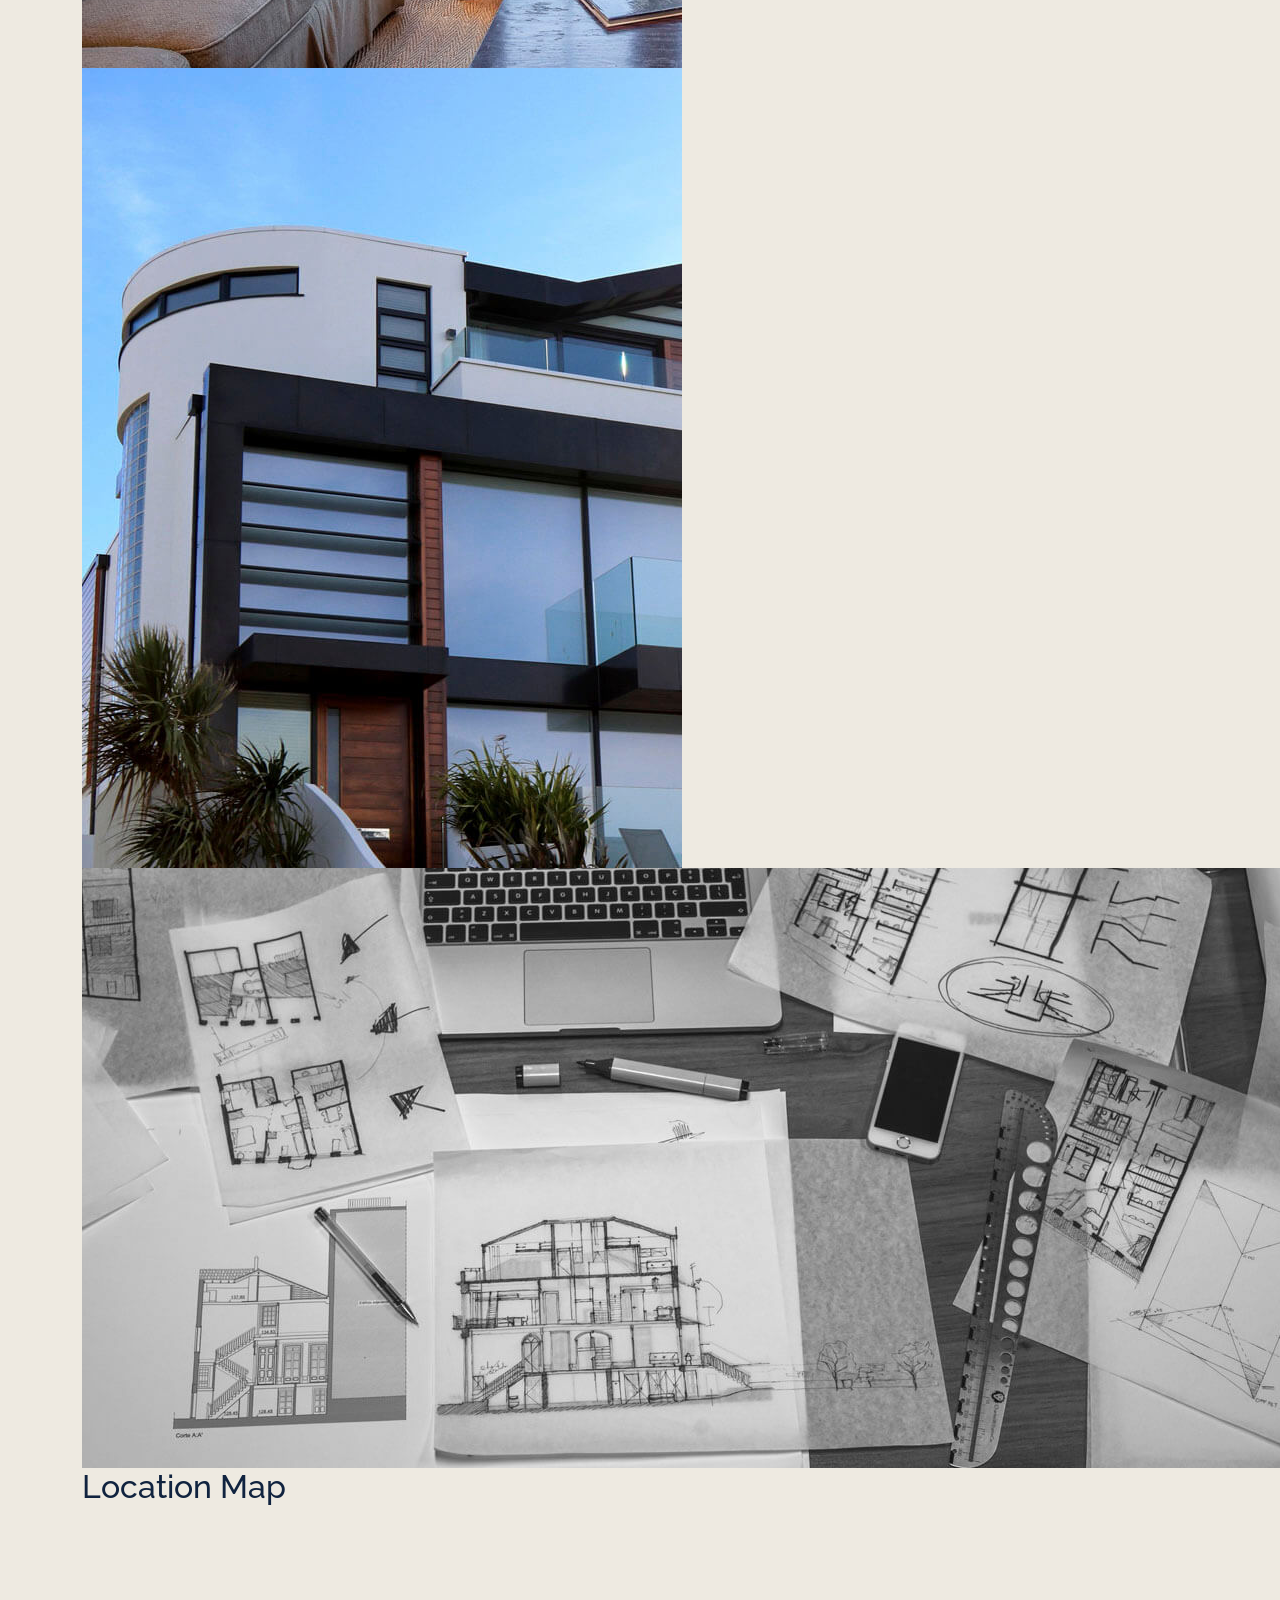
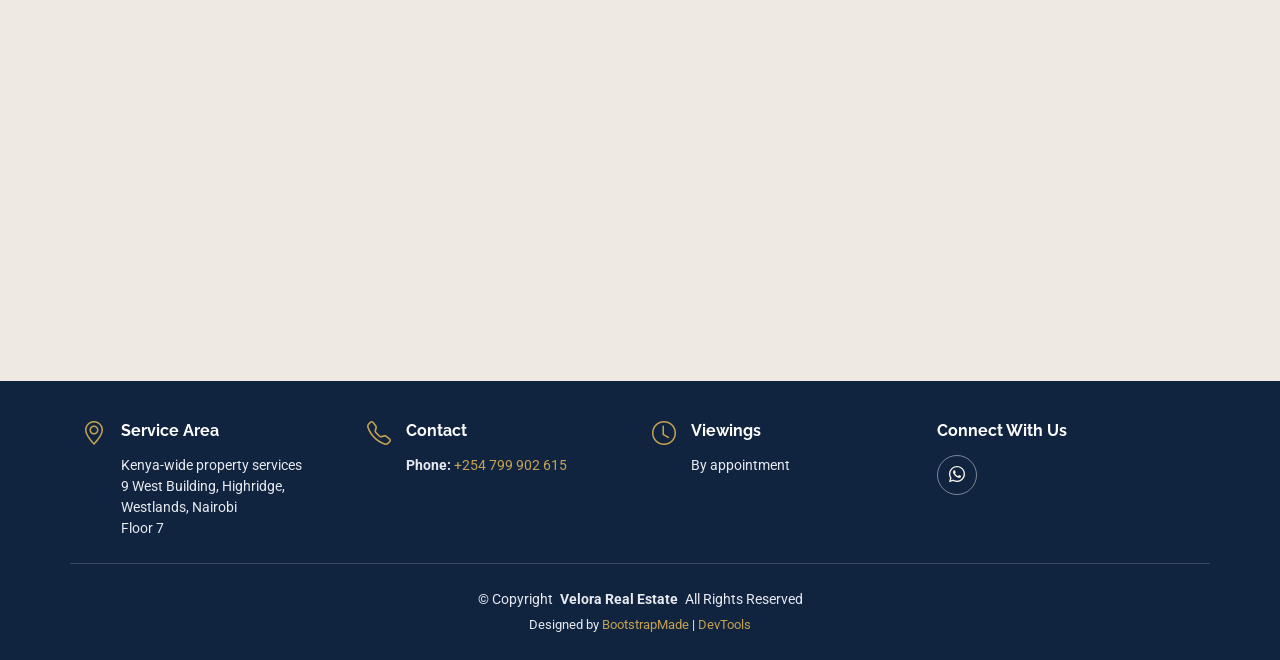
<file: EstateAgency/property-amto-westlands.html>
<!DOCTYPE html>
<html lang="en">

<head>
  <meta charset="utf-8">
  <meta content="width=device-width, initial-scale=1.0" name="viewport">
  <title>1 Bedroom Apartment for Sale in Westlands Nairobi – Amto | Velora Real Estate</title>
  <meta name="description" content="">
  <meta name="keywords" content="">

  <!-- Favicons -->
  <link href="assets/img/favicon.png" rel="icon">
  <link href="assets/img/apple-touch-icon.png" rel="apple-touch-icon">

  <!-- Fonts -->
  <link href="https://fonts.googleapis.com" rel="preconnect">
  <link href="https://fonts.gstatic.com" rel="preconnect" crossorigin>
  <link href="https://fonts.googleapis.com/css2?family=Roboto:ital,wght@0,100;0,300;0,400;0,500;0,700;0,900;1,100;1,300;1,400;1,500;1,700;1,900&family=Poppins:ital,wght@0,100;0,200;0,300;0,400;0,500;0,600;0,700;0,800;0,900;1,100;1,200;1,300;1,400;1,500;1,600;1,700;1,800;1,900&family=Raleway:ital,wght@0,100;0,200;0,300;0,400;0,500;0,600;0,700;0,800;0,900;1,100;1,200;1,300;1,400;1,500;1,600;1,700;1,800;1,900&display=swap" rel="stylesheet">

  <!-- Vendor CSS Files -->
  <link href="assets/vendor/bootstrap/css/bootstrap.min.css" rel="stylesheet">
  <link href="assets/vendor/bootstrap-icons/bootstrap-icons.css" rel="stylesheet">
  <link href="assets/vendor/aos/aos.css" rel="stylesheet">
  <link href="assets/vendor/swiper/swiper-bundle.min.css" rel="stylesheet">

  <!-- Main CSS File -->
  <link href="assets/css/main.css" rel="stylesheet">

  <!-- =======================================================
  * Template Name: EstateAgency
  * Template URL: https://bootstrapmade.com/real-estate-agency-bootstrap-template/
  * Updated: Apr 08 2026 with Bootstrap v5.3.8
  * Author: BootstrapMade.com
  * License: https://bootstrapmade.com/license/
  ======================================================== -->
</head>

<body class="property-single-page rb-listing-page">

  <header id="header" class="header d-flex align-items-center fixed-top">
    <div class="container-fluid container-xl position-relative d-flex align-items-center justify-content-between">

      <a href="index.html" class="logo d-flex align-items-center">
        <!-- Uncomment the line below if you also wish to use an image logo -->
        <h1 class="sitename">Velora <span>Real Estate</span></h1>
      </a>

      <nav id="navmenu" class="navmenu">
        <ul>
          <li><a href="index.html">Home</a></li>
          <li><a href="about.html">About</a></li>
          <li><a href="services.html">Services</a></li>
          <li><a href="properties.html">Properties</a></li>
          <li><a href="agents.html">Agents</a></li>
          <li><a href="contact.html">Contact</a></li>
        </ul>
        <i class="mobile-nav-toggle d-xl-none bi bi-list"></i>
      </nav>

    </div>
  </header>

  <main class="main">

    <!-- Listing Hero -->
    <section class="rb-hero">
      <div class="container">
        <nav class="rb-crumbs"><a href="index.html">Home</a> / <a href="properties.html">Properties</a> / <span>Apartment in Westlands</span></nav>
        <span class="rb-badge">Premium Nairobi Property</span>
        <h1>1 Bedroom Apartment for Sale in Westlands Nairobi – Amto</h1>
        <p class="rb-loc"><i class="bi bi-geo-alt-fill"></i> Westlands</p>
        <p class="rb-price">Ksh 8,400,000</p>
        <p class="rb-lead">Curated by Velora Real Estate for buyers, tenants, investors and diaspora clients looking for verified property details, private viewing support and professional property guidance.</p>
        <div class="rb-actions">
          <a href="#rb-showing" class="btn rb-btn-primary">Request A Showing</a>
          <a href="https://wa.me/254799902615" class="btn rb-btn-green"><i class="bi bi-whatsapp"></i> Chat On WhatsApp</a>
          <a href="#rb-gallery" class="btn rb-btn-outline">View Gallery</a>
        </div>
      </div>
    </section>

    <!-- Quick facts -->
    <section class="rb-facts">
      <div class="container">
        <div class="rb-facts-grid">
          <div><small>Location</small><strong>Westlands</strong></div>
          <div><small>Price</small><strong>Ksh 8,400,000</strong></div>
          <div><small>Type</small><strong>Apartment</strong></div>
          <div><small>Units</small><strong>On Request</strong></div>
          <div><small>Status</small><strong>Available</strong></div>
        </div>
        <ul class="rb-anchor-nav">
          <li><a href="#rb-overview">Overview</a></li>
          <li><a href="#rb-details">Details</a></li>
          <li><a href="#rb-units">Unit Sizes &amp; Prices</a></li>
          <li><a href="#rb-amenities">Amenities</a></li>
          <li><a href="#rb-provisions">Provisions</a></li>
          <li><a href="#rb-video">Video</a></li>
          <li><a href="#rb-area">Area Guide</a></li>
          <li><a href="#rb-market">Market Insight</a></li>
          <li><a href="#rb-gallery">Gallery</a></li>
          <li><a href="#rb-map">Location Map</a></li>
        </ul>
      </div>
    </section>

    <section class="rb-body">
      <div class="container">
        <div class="row gy-4">
          <div class="col-lg-8">

            <div class="rb-card" id="rb-overview">
              <h2>Property Overview</h2>
              <h3>1 Bedroom Apartment for Sale in Westlands Nairobi – Amto</h3>
              <p>Buyers looking for a modern home, flexible payment terms and strong rental potential should consider Amto. Located in Westlands, Nairobi, Amto offers one-bedroom apartments from KSh 8.1 million, with sizes ranging from 67 sqm to 73 sqm, alongside larger one-bedroom plus study, two-bedroom and two-bedroom plus study configurations.</p>
              <p>Residents gain access to amenities including two heated swimming pools, a gym, yoga room, children's indoor play area, rooftop BBQ area, borehole, backup generator, CCTV, electric fence and ample parking. Amto also offers a two-year payment plan, with a 20% deposit and the balance spread toward completion, subject to the applicable purchase terms.</p>
              <p>Interested in Amto Westlands? Contact Velora Real Estate to confirm current availability, request floor plans, verify the latest payment terms and arrange a physical or virtual viewing. Call/Text/WhatsApp: <a href="tel:+254799902615">+254 799 902 615</a></p>
            </div>

            <div class="rb-card" id="rb-details">
              <h2>Key Property Details</h2>
              <table class="rb-table">
                <tr><th>Price</th><td>Ksh 8,400,000</td></tr>
                <tr><th>Location</th><td>Westlands</td></tr>
                <tr><th>Bedrooms</th><td>1</td></tr>
                <tr><th>Bathrooms</th><td>1</td></tr>
                <tr><th>Size</th><td>1 bedroom 67sqm</td></tr>
                <tr><th>Total Units In Property</th><td>On Request</td></tr>
                <tr><th>Property Type</th><td>Apartment</td></tr>
                <tr><th>Status</th><td>Available</td></tr>
              </table>
            </div>

            <div class="rb-card" id="rb-units">
              <h2>Unit Sizes &amp; Prices</h2>
              <div class="rb-unit">
                <div><h4>1 Bedroom</h4><p>Size: 1 bedroom 67sqm</p><small>Current posted unit details for this listing.</small></div>
                <strong>Ksh 8,400,000</strong>
              </div>
            </div>

            <div class="rb-card" id="rb-amenities">
              <h2>Amenities</h2>
              <ul class="rb-chips">
                <li><i class="bi bi-water"></i> Swimming Pool</li>
                <li><i class="bi bi-balloon"></i> Kids Play Area</li>
                <li><i class="bi bi-heart-pulse"></i> Fully Fitted Gym</li>
                <li><i class="bi bi-fire"></i> BBQ Area</li>
              </ul>
            </div>

            <div class="rb-card" id="rb-provisions">
              <h2>Property Provisions</h2>
              <ul class="rb-chips">
                <li><i class="bi bi-lightning-charge"></i> Power Backup Generator</li>
                <li><i class="bi bi-droplet"></i> Borehole</li>
                <li><i class="bi bi-camera-video"></i> 24HR CCTV And Manned Security</li>
                <li><i class="bi bi-telephone"></i> Intercom System</li>
                <li><i class="bi bi-shield-check"></i> Electric Fence</li>
              </ul>
            </div>

            <div class="rb-card" id="rb-video">
              <h2>Property Video Tour</h2>
              <p>A video tour has not been posted on this listing yet. Request the latest walkthrough video from a Velora property advisor.</p>
              <a href="https://wa.me/254799902615?text=Please%20send%20the%20video%20tour%20for%20Amto%20Westlands" class="btn rb-btn-primary">Request Video Tour</a>
            </div>

            <div class="rb-card" id="rb-area">
              <h2>Westlands Area Guide</h2>
              <p>Explore the lifestyle, access, security, buyer profile and investment appeal around Westlands before booking a viewing.</p>
              <div class="rb-grid2">
                <div><h4>Lifestyle</h4><p>Convenience, residential appeal, retail access, schools, dining and daily services around the area.</p></div>
                <div><h4>Connectivity</h4><p>Access to Nairobi business zones, road networks and prime residential corridors.</p></div>
                <div><h4>Buyer Profile</h4><p>Useful for buyers, tenants, investors and diaspora clients comparing long-term value.</p></div>
                <div><h4>Advisory Support</h4><p>We help compare this property with similar options before committing.</p></div>
              </div>
              <a href="contact.html" class="btn rb-btn-outline">Read Westlands Area Guide</a>
            </div>

            <div class="rb-card" id="rb-market">
              <h2>Market Insight</h2>
              <p>Assess this listing based on location strength, price positioning, unit size, amenities, building quality, rental demand, payment structure and long-term resale potential.</p>
              <div class="rb-grid2">
                <div><h4>Investment Position</h4><p>Compare the price, size and location against similar Nairobi properties.</p></div>
                <div><h4>Rental Demand</h4><p>Demand depends on building quality, access, amenities, furnishing potential and tenant profile.</p></div>
                <div><h4>Resale Strength</h4><p>Long-term value is influenced by neighbourhood reputation, infrastructure and supply.</p></div>
                <div><h4>Due Diligence</h4><p>Confirm documentation, payment plan, service charge, management and handover terms.</p></div>
              </div>
              <a href="services.html" class="btn rb-btn-outline">View Market Insights</a>
            </div>

            <div class="rb-card" id="rb-gallery">
              <h2>Gallery</h2>
              <div class="rb-gallery">
                <img src="assets/img/properties/amto-westlands-1.jpg" alt="Amto Westlands apartment exterior">
                <img src="assets/img/properties/amto-westlands-2.jpg" alt="Amto Westlands living area">
                <img src="assets/img/properties/amto-westlands-3.jpg" alt="Amto Westlands bedroom">
                <img src="assets/img/properties/amto-westlands-4.jpg" alt="Amto Westlands kitchen">
                <img src="assets/img/properties/amto-westlands-5.jpg" alt="Amto Westlands amenities">
                <img src="assets/img/properties/amto-westlands-floor-plan.jpg" alt="Amto Westlands floor plan">
              </div>
            </div>

            <div class="rb-card" id="rb-map">
              <h2>Location Map</h2>
              <iframe title="Map of Westlands, Nairobi" style="border:0; width:100%; height:400px;" src="https://www.google.com/maps?q=Westlands%2C%20Nairobi&amp;output=embed" allowfullscreen="" loading="lazy" referrerpolicy="no-referrer-when-downgrade"></iframe>
            </div>

          </div>

          <div class="col-lg-4">
            <aside class="rb-sticky" id="rb-showing">
              <h3>Request A Showing</h3>
              <p>Fill the form below. Your enquiry will be prepared directly for WhatsApp.</p>
              <form id="rb-form">
                <label>Name<input type="text" name="name" class="form-control" required></label>
                <label>Phone Number<input type="tel" name="phone" class="form-control" required></label>
                <label>Property Use
                  <select name="use" class="form-select">
                    <option>Buying to live</option>
                    <option>Buying for investment</option>
                    <option>Rental enquiry</option>
                    <option>Diaspora purchase</option>
                  </select>
                </label>
                <button type="submit" class="btn rb-btn-green w-100"><i class="bi bi-whatsapp"></i> Send Enquiry On WhatsApp</button>
                <a href="tel:+254799902615" class="btn rb-btn-outline w-100 mt-2">Call Velora Real Estate</a>
              </form>
            </aside>
          </div>
        </div>
      </div>
    </section>

  </main>

  <footer id="footer" class="footer light-background">

    <div class="container">
      <div class="row gy-3">
        <div class="col-lg-3 col-md-6 d-flex">
          <i class="bi bi-geo-alt icon"></i>
          <div class="address">
            <h4>Service Area</h4>
            <p>Kenya-wide property services</p>
            <p>9 West Building, Highridge, Westlands, Nairobi</p>
            <p>Floor 7</p>
          </div>

        </div>

        <div class="col-lg-3 col-md-6 d-flex">
          <i class="bi bi-telephone icon"></i>
          <div>
            <h4>Contact</h4>
            <p>
              <strong>Phone:</strong> <a href="tel:+254799902615">+254 799 902 615</a><br>
            </p>
          </div>
        </div>

        <div class="col-lg-3 col-md-6 d-flex">
          <i class="bi bi-clock icon"></i>
          <div>
            <h4>Viewings</h4>
            <p>
              <span>By appointment</span>
            </p>
          </div>
        </div>

        <div class="col-lg-3 col-md-6">
          <h4>Connect With Us</h4>
          <div class="social-links d-flex">
            <a href="https://wa.me/254799902615" class="whatsapp" aria-label="Chat with Velora Real Estate on WhatsApp"><i class="bi bi-whatsapp"></i></a>
          </div>
        </div>

      </div>
    </div>

    <div class="container copyright text-center mt-4">
      <p>© <span>Copyright</span> <strong class="px-1 sitename">Velora Real Estate</strong> <span>All Rights Reserved</span></p>
      <div class="credits">
        <!-- All the links in the footer should remain intact. -->
        <!-- You can delete the links only if you've purchased the pro version. -->
        <!-- Licensing information: https://bootstrapmade.com/license/ -->
        <!-- Purchase the pro version with working PHP/AJAX contact form: [buy-url] -->
        Designed by <a href="https://bootstrapmade.com/">BootstrapMade</a> | <a href="https://bootstrapmade.com/tools/">DevTools</a>
      </div>
    </div>

  </footer>

  <!-- Scroll Top -->
  <a href="#" id="scroll-top" class="scroll-top d-flex align-items-center justify-content-center"><i class="bi bi-arrow-up-short"></i></a>

  <!-- Preloader -->
  <div id="preloader"></div>

  <!-- Vendor JS Files -->
  <script src="assets/vendor/bootstrap/js/bootstrap.bundle.min.js"></script>
  <script src="assets/vendor/aos/aos.js"></script>
  <script src="assets/vendor/swiper/swiper-bundle.min.js"></script>
  <script src="assets/vendor/purecounter/purecounter_vanilla.js"></script>

  <!-- Main JS File -->
  <script src="assets/js/main.js"></script>

  <script>
    document.getElementById('rb-form').addEventListener('submit', function (e) {
      e.preventDefault();
      var f = new FormData(e.target);
      var msg = 'Hello Velora, I would like to request a showing for the 1 Bedroom Apartment in Westlands (Amto). Name: ' + f.get('name') + '. Phone: ' + f.get('phone') + '. Use: ' + f.get('use') + '.';
      window.open('https://wa.me/254799902615?text=' + encodeURIComponent(msg), '_blank');
    });
  </script>

</body>

</html>
</file>
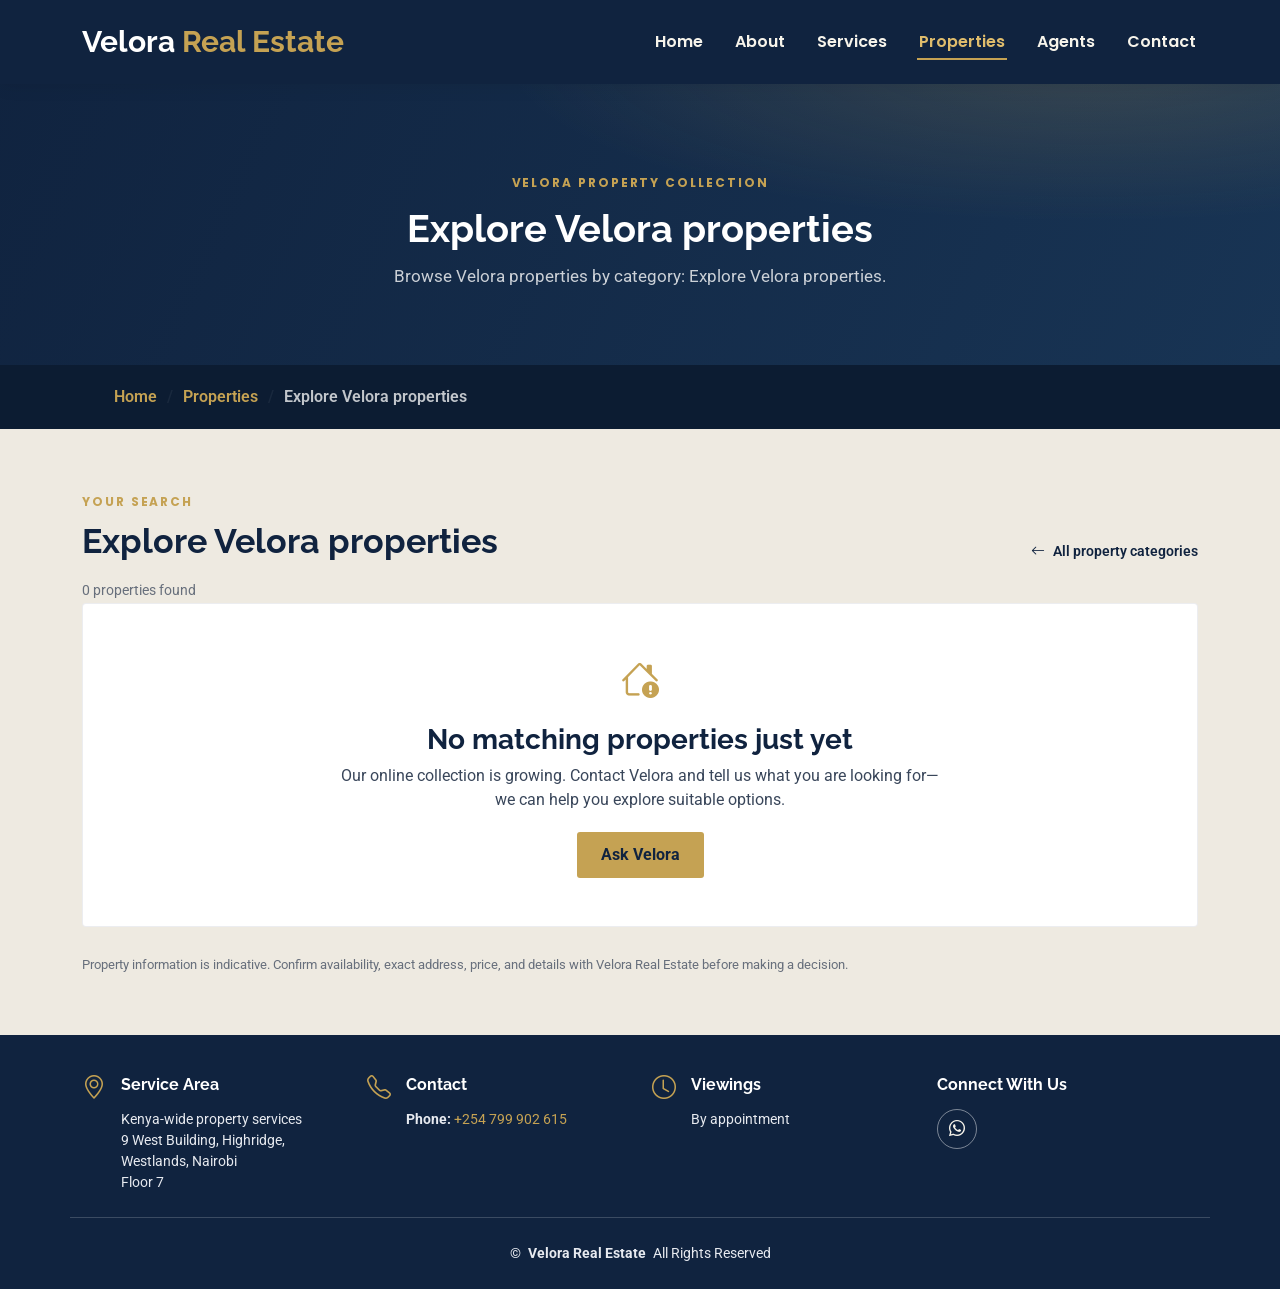
<file: EstateAgency/property-search.html>
<!DOCTYPE html>
<html lang="en">

<head>
  <meta charset="utf-8">
  <meta content="width=device-width, initial-scale=1.0" name="viewport">
  <title>Property Search - Velora Real Estate</title>
  <meta name="description" content="Explore homes and property opportunities with Velora Real Estate in Nairobi and across Kenya.">

  <link href="assets/img/favicon.png" rel="icon">
  <link href="assets/img/apple-touch-icon.png" rel="apple-touch-icon">
  <link href="https://fonts.googleapis.com" rel="preconnect">
  <link href="https://fonts.gstatic.com" rel="preconnect" crossorigin>
  <link href="https://fonts.googleapis.com/css2?family=Roboto:wght@300;400;500;700&family=Poppins:wght@400;500;600;700&family=Raleway:wght@400;500;600;700&display=swap" rel="stylesheet">
  <link href="assets/vendor/bootstrap/css/bootstrap.min.css" rel="stylesheet">
  <link href="assets/vendor/bootstrap-icons/bootstrap-icons.css" rel="stylesheet">
  <link href="assets/vendor/aos/aos.css" rel="stylesheet">
  <link href="assets/css/main.css" rel="stylesheet">
</head>

<body class="property-search-page">

  <header id="header" class="header d-flex align-items-center fixed-top">
    <div class="container-fluid container-xl position-relative d-flex align-items-center justify-content-between">
      <a href="index.html" class="logo d-flex align-items-center">
        <h1 class="sitename">Velora <span>Real Estate</span></h1>
      </a>
      <nav id="navmenu" class="navmenu">
        <ul>
          <li><a href="index.html">Home</a></li>
          <li><a href="about.html">About</a></li>
          <li><a href="services.html">Services</a></li>
          <li><a href="properties.html" class="active">Properties</a></li>
          <li><a href="agents.html">Agents</a></li>
          <li><a href="contact.html">Contact</a></li>
        </ul>
        <i class="mobile-nav-toggle d-xl-none bi bi-list"></i>
      </nav>
    </div>
  </header>

  <main class="main">
    <div class="page-title property-search-hero">
      <div class="heading">
        <div class="container">
          <div class="property-search-heading">
            <span class="property-directory-eyebrow">Velora property collection</span>
            <h1 id="property-search-title">Explore properties</h1>
            <p id="property-search-description">Browse homes and investment opportunities selected for your search.</p>
          </div>
        </div>
      </div>
      <nav class="breadcrumbs">
        <div class="container">
          <ol>
            <li><a href="index.html">Home</a></li>
            <li><a href="properties.html">Properties</a></li>
            <li class="current" id="property-search-breadcrumb">Search results</li>
          </ol>
        </div>
      </nav>
    </div>

    <section class="property-results section">
      <div class="container">
        <div class="property-results-toolbar">
          <div>
            <span class="property-directory-kicker">Your search</span>
            <h2 id="property-results-heading">Available properties</h2>
          </div>
          <a class="property-back-link" href="properties.html"><i class="bi bi-arrow-left" aria-hidden="true"></i> All property categories</a>
        </div>
        <p class="property-results-count" id="property-results-count" aria-live="polite"></p>
        <div class="row gy-4" id="property-results-grid"></div>
        <div class="property-results-empty" id="property-results-empty" hidden>
          <i class="bi bi-house-exclamation" aria-hidden="true"></i>
          <h3>No matching properties just yet</h3>
          <p>Our online collection is growing. Contact Velora and tell us what you are looking for—we can help you explore suitable options.</p>
          <a href="contact.html" class="btn-get-started">Ask Velora</a>
        </div>
        <p class="property-results-note">Property information is indicative. Confirm availability, exact address, price, and details with Velora Real Estate before making a decision.</p>
      </div>
    </section>
  </main>

  <footer id="footer" class="footer light-background">
    <div class="container">
      <div class="row gy-3">
        <div class="col-lg-3 col-md-6 d-flex">
          <i class="bi bi-geo-alt icon"></i>
          <div class="address">
            <h4>Service Area</h4>
            <p>Kenya-wide property services</p>
            <p>9 West Building, Highridge, Westlands, Nairobi</p>
            <p>Floor 7</p>
          </div>
        </div>
        <div class="col-lg-3 col-md-6 d-flex">
          <i class="bi bi-telephone icon"></i>
          <div>
            <h4>Contact</h4>
            <p><strong>Phone:</strong> <a href="tel:+254799902615">+254 799 902 615</a></p>
          </div>
        </div>
        <div class="col-lg-3 col-md-6 d-flex">
          <i class="bi bi-clock icon"></i>
          <div>
            <h4>Viewings</h4>
            <p>By appointment</p>
          </div>
        </div>
        <div class="col-lg-3 col-md-6">
          <h4>Connect With Us</h4>
          <div class="social-links d-flex">
            <a href="https://wa.me/254799902615" class="whatsapp" aria-label="Chat with Velora Real Estate on WhatsApp"><i class="bi bi-whatsapp"></i></a>
          </div>
        </div>
      </div>
    </div>
    <div class="container copyright text-center mt-4">
      <p>© <strong class="px-1 sitename">Velora Real Estate</strong> <span>All Rights Reserved</span></p>
    </div>
  </footer>

  <a href="#" id="scroll-top" class="scroll-top d-flex align-items-center justify-content-center" aria-label="Scroll to top"><i class="bi bi-arrow-up-short"></i></a>
  <div id="preloader"></div>

  <script src="assets/vendor/bootstrap/js/bootstrap.bundle.min.js"></script>
  <script src="assets/vendor/aos/aos.js"></script>
  <script src="assets/vendor/purecounter/purecounter_vanilla.js"></script>
  <script src="assets/js/main.js"></script>

</body>

</html>
</file>
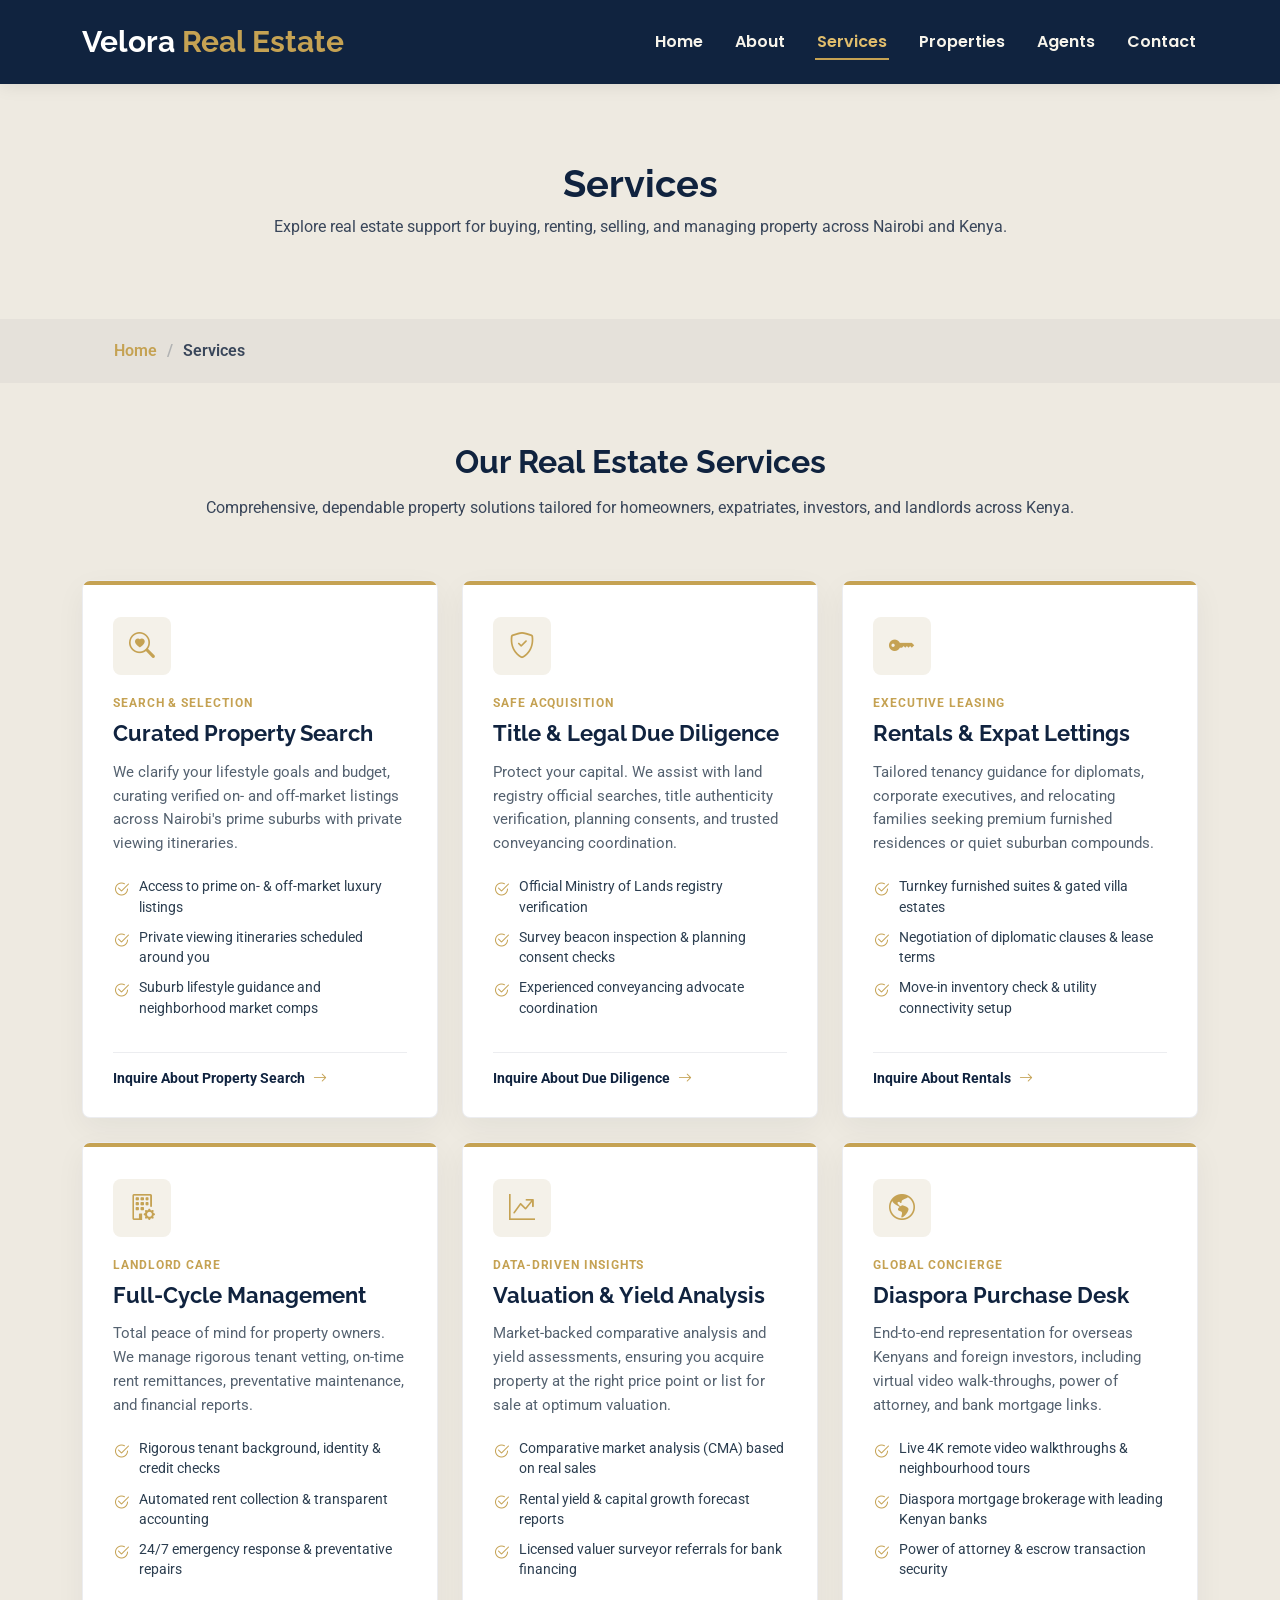
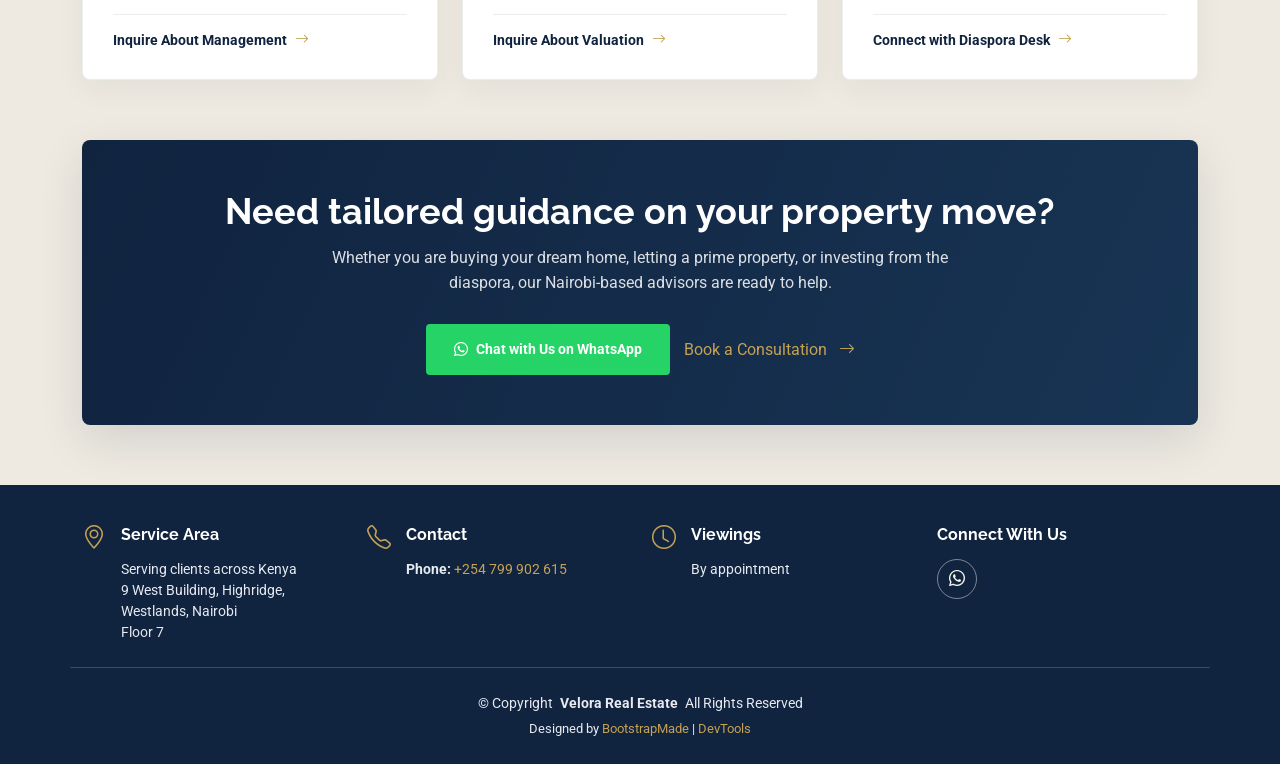
<file: EstateAgency/services.html>
<!DOCTYPE html>
<html lang="en">

<head>
  <meta charset="utf-8">
  <meta content="width=device-width, initial-scale=1.0" name="viewport">
  <title>Services - Velora Real Estate</title>
  <meta name="description" content="">
  <meta name="keywords" content="">

  <!-- Favicons -->
  <link href="assets/img/favicon.png" rel="icon">
  <link href="assets/img/apple-touch-icon.png" rel="apple-touch-icon">

  <!-- Fonts -->
  <link href="https://fonts.googleapis.com" rel="preconnect">
  <link href="https://fonts.gstatic.com" rel="preconnect" crossorigin>
  <link href="https://fonts.googleapis.com/css2?family=Roboto:ital,wght@0,100;0,300;0,400;0,500;0,700;0,900;1,100;1,300;1,400;1,500;1,700;1,900&family=Poppins:ital,wght@0,100;0,200;0,300;0,400;0,500;0,600;0,700;0,800;0,900;1,100;1,200;1,300;1,400;1,500;1,600;1,700;1,800;1,900&family=Raleway:ital,wght@0,100;0,200;0,300;0,400;0,500;0,600;0,700;0,800;0,900;1,100;1,200;1,300;1,400;1,500;1,600;1,700;1,800;1,900&display=swap" rel="stylesheet">

  <!-- Vendor CSS Files -->
  <link href="assets/vendor/bootstrap/css/bootstrap.min.css" rel="stylesheet">
  <link href="assets/vendor/bootstrap-icons/bootstrap-icons.css" rel="stylesheet">
  <link href="assets/vendor/aos/aos.css" rel="stylesheet">
  <link href="assets/vendor/swiper/swiper-bundle.min.css" rel="stylesheet">

  <!-- Main CSS File -->
  <link href="assets/css/main.css" rel="stylesheet">

  <!-- =======================================================
  * Template Name: EstateAgency
  * Template URL: https://bootstrapmade.com/real-estate-agency-bootstrap-template/
  * Updated: Apr 08 2026 with Bootstrap v5.3.8
  * Author: BootstrapMade.com
  * License: https://bootstrapmade.com/license/
  ======================================================== -->
</head>

<body class="services-page">

  <header id="header" class="header d-flex align-items-center fixed-top">
    <div class="container-fluid container-xl position-relative d-flex align-items-center justify-content-between">

      <a href="index.html" class="logo d-flex align-items-center">
        <!-- Uncomment the line below if you also wish to use an image logo -->
        <h1 class="sitename">Velora <span>Real Estate</span></h1>
      </a>

      <nav id="navmenu" class="navmenu">
        <ul>
          <li><a href="index.html">Home</a></li>
          <li><a href="about.html">About</a></li>
          <li><a href="services.html" class="active">Services</a></li>
          <li><a href="properties.html">Properties</a></li>
          <li><a href="agents.html">Agents</a></li>
          <li><a href="contact.html">Contact</a></li>
        </ul>
        <i class="mobile-nav-toggle d-xl-none bi bi-list"></i>
      </nav>

    </div>
  </header>

  <main class="main">

    <!-- Page Title -->
    <div class="page-title" data-aos="fade">
      <div class="heading">
        <div class="container">
          <div class="row d-flex justify-content-center text-center">
            <div class="col-lg-8">
              <h1>Services</h1>
              <p class="mb-0">Explore real estate support for buying, renting, selling, and managing property across Nairobi and Kenya.</p>
            </div>
          </div>
        </div>
      </div>
      <nav class="breadcrumbs">
        <div class="container">
          <ol>
            <li><a href="index.html">Home</a></li>
            <li class="current">Services</li>
          </ol>
        </div>
      </nav>
    </div><!-- End Page Title -->

    <!-- Services Section -->
    <section id="services" class="services section">

      <!-- Section Title -->
      <div class="container section-title" data-aos="fade-up">
        <h2>Our Real Estate Services</h2>
        <p>Comprehensive, dependable property solutions tailored for homeowners, expatriates, investors, and landlords across Kenya.</p>
      </div><!-- End Section Title -->

      <div class="container">

        <div class="row gy-4">

          <!-- Service 1: Curated Property Search -->
          <div class="col-lg-4 col-md-6" data-aos="fade-up" data-aos-delay="100">
            <div class="service-card" id="search">
              <div class="service-icon">
                <i class="bi bi-search-heart"></i>
              </div>
              <span class="service-badge">Search &amp; Selection</span>
              <h3>Curated Property Search</h3>
              <p>We clarify your lifestyle goals and budget, curating verified on- and off-market listings across Nairobi's prime suburbs with private viewing itineraries.</p>
              <ul class="service-highlights">
                <li><i class="bi bi-check2-circle"></i> Access to prime on- &amp; off-market luxury listings</li>
                <li><i class="bi bi-check2-circle"></i> Private viewing itineraries scheduled around you</li>
                <li><i class="bi bi-check2-circle"></i> Suburb lifestyle guidance and neighborhood market comps</li>
              </ul>
              <a href="contact.html?service=search" class="btn-service-inquire">Inquire About Property Search <i class="bi bi-arrow-right"></i></a>
            </div>
          </div><!-- End Service Item -->

          <!-- Service 2: Title & Legal Due Diligence -->
          <div class="col-lg-4 col-md-6" data-aos="fade-up" data-aos-delay="200">
            <div class="service-card" id="due-diligence">
              <div class="service-icon">
                <i class="bi bi-shield-check"></i>
              </div>
              <span class="service-badge">Safe Acquisition</span>
              <h3>Title &amp; Legal Due Diligence</h3>
              <p>Protect your capital. We assist with land registry official searches, title authenticity verification, planning consents, and trusted conveyancing coordination.</p>
              <ul class="service-highlights">
                <li><i class="bi bi-check2-circle"></i> Official Ministry of Lands registry verification</li>
                <li><i class="bi bi-check2-circle"></i> Survey beacon inspection &amp; planning consent checks</li>
                <li><i class="bi bi-check2-circle"></i> Experienced conveyancing advocate coordination</li>
              </ul>
              <a href="contact.html?service=due-diligence" class="btn-service-inquire">Inquire About Due Diligence <i class="bi bi-arrow-right"></i></a>
            </div>
          </div><!-- End Service Item -->

          <!-- Service 3: Rentals & Expat Lettings -->
          <div class="col-lg-4 col-md-6" data-aos="fade-up" data-aos-delay="300">
            <div class="service-card" id="rentals">
              <div class="service-icon">
                <i class="bi bi-key-fill"></i>
              </div>
              <span class="service-badge">Executive Leasing</span>
              <h3>Rentals &amp; Expat Lettings</h3>
              <p>Tailored tenancy guidance for diplomats, corporate executives, and relocating families seeking premium furnished residences or quiet suburban compounds.</p>
              <ul class="service-highlights">
                <li><i class="bi bi-check2-circle"></i> Turnkey furnished suites &amp; gated villa estates</li>
                <li><i class="bi bi-check2-circle"></i> Negotiation of diplomatic clauses &amp; lease terms</li>
                <li><i class="bi bi-check2-circle"></i> Move-in inventory check &amp; utility connectivity setup</li>
              </ul>
              <a href="contact.html?service=rentals" class="btn-service-inquire">Inquire About Rentals <i class="bi bi-arrow-right"></i></a>
            </div>
          </div><!-- End Service Item -->

          <!-- Service 4: Full-Cycle Property Management -->
          <div class="col-lg-4 col-md-6" data-aos="fade-up" data-aos-delay="400">
            <div class="service-card" id="management">
              <div class="service-icon">
                <i class="bi bi-building-gear"></i>
              </div>
              <span class="service-badge">Landlord Care</span>
              <h3>Full-Cycle Management</h3>
              <p>Total peace of mind for property owners. We manage rigorous tenant vetting, on-time rent remittances, preventative maintenance, and financial reports.</p>
              <ul class="service-highlights">
                <li><i class="bi bi-check2-circle"></i> Rigorous tenant background, identity &amp; credit checks</li>
                <li><i class="bi bi-check2-circle"></i> Automated rent collection &amp; transparent accounting</li>
                <li><i class="bi bi-check2-circle"></i> 24/7 emergency response &amp; preventative repairs</li>
              </ul>
              <a href="contact.html?service=management" class="btn-service-inquire">Inquire About Management <i class="bi bi-arrow-right"></i></a>
            </div>
          </div><!-- End Service Item -->

          <!-- Service 5: Valuation & Market Intelligence -->
          <div class="col-lg-4 col-md-6" data-aos="fade-up" data-aos-delay="500">
            <div class="service-card" id="valuation">
              <div class="service-icon">
                <i class="bi bi-graph-up-arrow"></i>
              </div>
              <span class="service-badge">Data-Driven Insights</span>
              <h3>Valuation &amp; Yield Analysis</h3>
              <p>Market-backed comparative analysis and yield assessments, ensuring you acquire property at the right price point or list for sale at optimum valuation.</p>
              <ul class="service-highlights">
                <li><i class="bi bi-check2-circle"></i> Comparative market analysis (CMA) based on real sales</li>
                <li><i class="bi bi-check2-circle"></i> Rental yield &amp; capital growth forecast reports</li>
                <li><i class="bi bi-check2-circle"></i> Licensed valuer surveyor referrals for bank financing</li>
              </ul>
              <a href="contact.html?service=valuation" class="btn-service-inquire">Inquire About Valuation <i class="bi bi-arrow-right"></i></a>
            </div>
          </div><!-- End Service Item -->

          <!-- Service 6: Diaspora & Foreign Buyer Desk -->
          <div class="col-lg-4 col-md-6" data-aos="fade-up" data-aos-delay="600">
            <div class="service-card" id="diaspora">
              <div class="service-icon">
                <i class="bi bi-globe-americas"></i>
              </div>
              <span class="service-badge">Global Concierge</span>
              <h3>Diaspora Purchase Desk</h3>
              <p>End-to-end representation for overseas Kenyans and foreign investors, including virtual video walk-throughs, power of attorney, and bank mortgage links.</p>
              <ul class="service-highlights">
                <li><i class="bi bi-check2-circle"></i> Live 4K remote video walkthroughs &amp; neighbourhood tours</li>
                <li><i class="bi bi-check2-circle"></i> Diaspora mortgage brokerage with leading Kenyan banks</li>
                <li><i class="bi bi-check2-circle"></i> Power of attorney &amp; escrow transaction security</li>
              </ul>
              <a href="contact.html?service=diaspora" class="btn-service-inquire">Connect with Diaspora Desk <i class="bi bi-arrow-right"></i></a>
            </div>
          </div><!-- End Service Item -->

        </div>

        <!-- Consultation Banner -->
        <div class="services-cta-banner" data-aos="fade-up" data-aos-delay="100">
          <h3>Need tailored guidance on your property move?</h3>
          <p>Whether you are buying your dream home, letting a prime property, or investing from the diaspora, our Nairobi-based advisors are ready to help.</p>
          <div class="services-cta-actions">
            <a href="https://wa.me/254799902615" class="btn-realty-whatsapp" target="_blank" rel="noopener noreferrer">
              <i class="bi bi-whatsapp me-2"></i> Chat with Us on WhatsApp
            </a>
            <a href="contact.html" class="btn-hero-secondary">
              Book a Consultation <i class="bi bi-arrow-right ms-2"></i>
            </a>
          </div>
        </div>

      </div>

    </section><!-- /Services Section -->

  </main>

  <footer id="footer" class="footer light-background">

    <div class="container">
      <div class="row gy-3">
        <div class="col-lg-3 col-md-6 d-flex">
          <i class="bi bi-geo-alt icon"></i>
          <div class="address">
            <h4>Service Area</h4>
            <p>Serving clients across Kenya</p>
            <p>9 West Building, Highridge, Westlands, Nairobi</p>
            <p>Floor 7</p>
          </div>

        </div>

        <div class="col-lg-3 col-md-6 d-flex">
          <i class="bi bi-telephone icon"></i>
          <div>
            <h4>Contact</h4>
            <p>
              <strong>Phone:</strong> <a href="tel:+254799902615">+254 799 902 615</a><br>
            </p>
          </div>
        </div>

        <div class="col-lg-3 col-md-6 d-flex">
          <i class="bi bi-clock icon"></i>
          <div>
            <h4>Viewings</h4>
            <p>
              <span>By appointment</span>
            </p>
          </div>
        </div>

        <div class="col-lg-3 col-md-6">
          <h4>Connect With Us</h4>
          <div class="social-links d-flex">
            <a href="https://wa.me/254799902615" class="whatsapp" aria-label="Chat with Velora Real Estate on WhatsApp"><i class="bi bi-whatsapp"></i></a>
          </div>
        </div>

      </div>
    </div>

    <div class="container copyright text-center mt-4">
      <p>© <span>Copyright</span> <strong class="px-1 sitename">Velora Real Estate</strong> <span>All Rights Reserved</span></p>
      <div class="credits">
        <!-- All the links in the footer should remain intact. -->
        <!-- You can delete the links only if you've purchased the pro version. -->
        <!-- Licensing information: https://bootstrapmade.com/license/ -->
        <!-- Purchase the pro version with working PHP/AJAX contact form: [buy-url] -->
        Designed by <a href="https://bootstrapmade.com/">BootstrapMade</a> | <a href="https://bootstrapmade.com/tools/">DevTools</a>
      </div>
    </div>

  </footer>

  <!-- Scroll Top -->
  <a href="#" id="scroll-top" class="scroll-top d-flex align-items-center justify-content-center"><i class="bi bi-arrow-up-short"></i></a>

  <!-- Preloader -->
  <div id="preloader"></div>

  <!-- Vendor JS Files -->
  <script src="assets/vendor/bootstrap/js/bootstrap.bundle.min.js"></script>
  <script src="assets/vendor/aos/aos.js"></script>
  <script src="assets/vendor/swiper/swiper-bundle.min.js"></script>
  <script src="assets/vendor/purecounter/purecounter_vanilla.js"></script>

  <!-- Main JS File -->
  <script src="assets/js/main.js"></script>

</body>

</html>
</file>
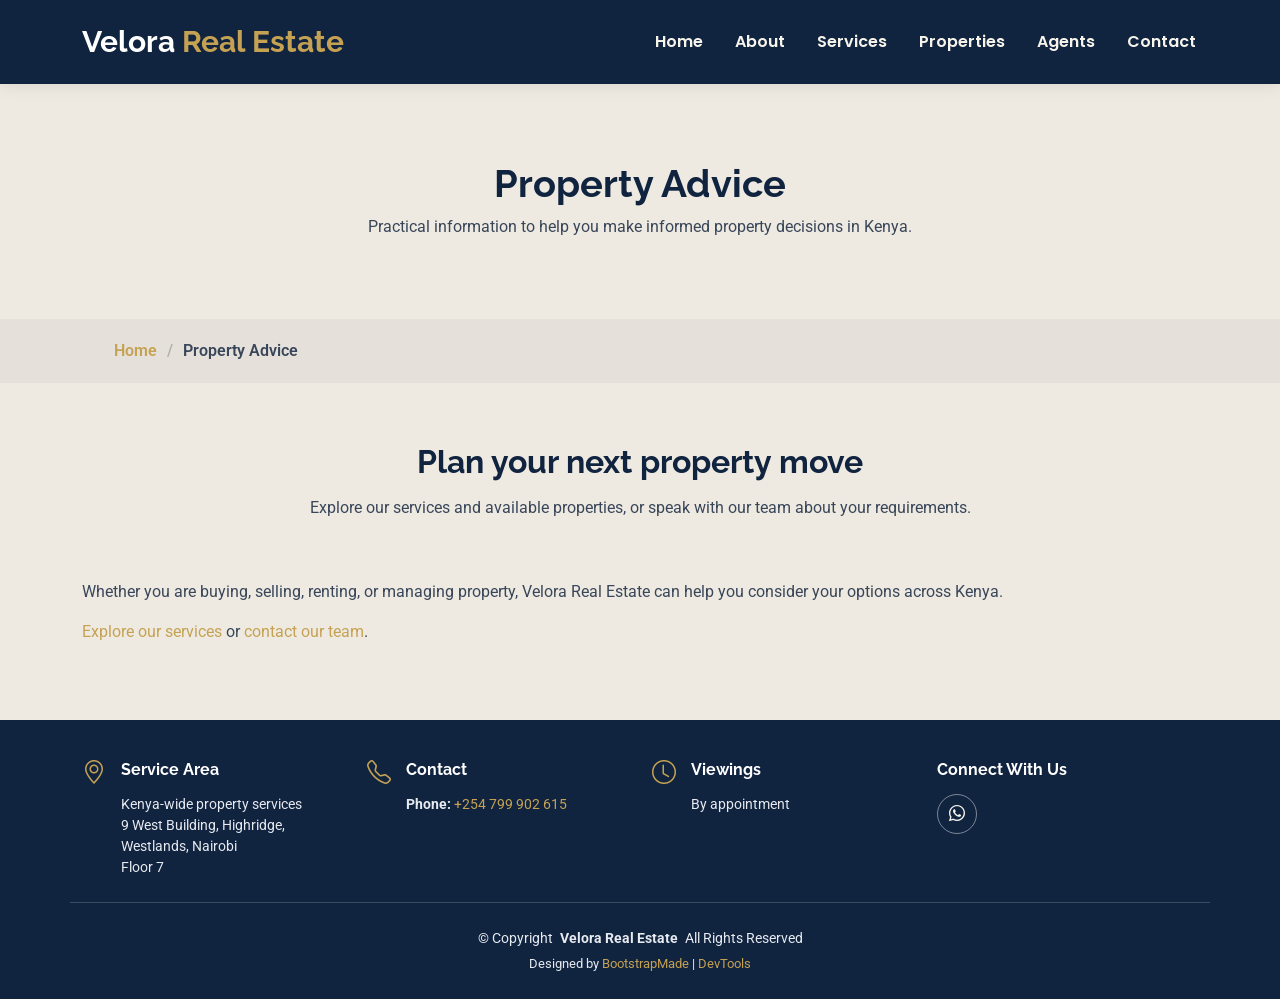
<file: EstateAgency/starter-page.html>
<!DOCTYPE html>
<html lang="en">

<head>
  <meta charset="utf-8">
  <meta content="width=device-width, initial-scale=1.0" name="viewport">
  <title>Property Advice - Velora Real Estate</title>
  <meta name="description" content="">
  <meta name="keywords" content="">

  <!-- Favicons -->
  <link href="assets/img/favicon.png" rel="icon">
  <link href="assets/img/apple-touch-icon.png" rel="apple-touch-icon">

  <!-- Fonts -->
  <link href="https://fonts.googleapis.com" rel="preconnect">
  <link href="https://fonts.gstatic.com" rel="preconnect" crossorigin>
  <link href="https://fonts.googleapis.com/css2?family=Roboto:ital,wght@0,100;0,300;0,400;0,500;0,700;0,900;1,100;1,300;1,400;1,500;1,700;1,900&family=Poppins:ital,wght@0,100;0,200;0,300;0,400;0,500;0,600;0,700;0,800;0,900;1,100;1,200;1,300;1,400;1,500;1,600;1,700;1,800;1,900&family=Raleway:ital,wght@0,100;0,200;0,300;0,400;0,500;0,600;0,700;0,800;0,900;1,100;1,200;1,300;1,400;1,500;1,600;1,700;1,800;1,900&display=swap" rel="stylesheet">

  <!-- Vendor CSS Files -->
  <link href="assets/vendor/bootstrap/css/bootstrap.min.css" rel="stylesheet">
  <link href="assets/vendor/bootstrap-icons/bootstrap-icons.css" rel="stylesheet">
  <link href="assets/vendor/aos/aos.css" rel="stylesheet">
  <link href="assets/vendor/swiper/swiper-bundle.min.css" rel="stylesheet">

  <!-- Main CSS File -->
  <link href="assets/css/main.css" rel="stylesheet">

  <!-- =======================================================
  * Template Name: EstateAgency
  * Template URL: https://bootstrapmade.com/real-estate-agency-bootstrap-template/
  * Updated: Apr 08 2026 with Bootstrap v5.3.8
  * Author: BootstrapMade.com
  * License: https://bootstrapmade.com/license/
  ======================================================== -->
</head>

<body class="starter-page-page">

  <header id="header" class="header d-flex align-items-center fixed-top">
    <div class="container-fluid container-xl position-relative d-flex align-items-center justify-content-between">

      <a href="index.html" class="logo d-flex align-items-center">
        <!-- Uncomment the line below if you also wish to use an image logo -->
        <h1 class="sitename">Velora <span>Real Estate</span></h1>
      </a>

      <nav id="navmenu" class="navmenu">
        <ul>
          <li><a href="index.html">Home</a></li>
          <li><a href="about.html">About</a></li>
          <li><a href="services.html">Services</a></li>
          <li><a href="properties.html">Properties</a></li>
          <li><a href="agents.html">Agents</a></li>
          <li><a href="contact.html">Contact</a></li>
        </ul>
        <i class="mobile-nav-toggle d-xl-none bi bi-list"></i>
      </nav>

    </div>
  </header>

  <main class="main">

    <!-- Page Title -->
    <div class="page-title" data-aos="fade">
      <div class="heading">
        <div class="container">
          <div class="row d-flex justify-content-center text-center">
            <div class="col-lg-8">
              <h1>Property Advice</h1>
              <p class="mb-0">Practical information to help you make informed property decisions in Kenya.</p>
            </div>
          </div>
        </div>
      </div>
      <nav class="breadcrumbs">
        <div class="container">
          <ol>
            <li><a href="index.html">Home</a></li>
            <li class="current">Property Advice</li>
          </ol>
        </div>
      </nav>
    </div><!-- End Page Title -->

    <!-- Starter Section Section -->
    <section id="starter-section" class="starter-section section">

      <!-- Section Title -->
      <div class="container section-title" data-aos="fade-up">
        <h2>Plan your next property move</h2>
        <p>Explore our services and available properties, or speak with our team about your requirements.</p>
      </div><!-- End Section Title -->

      <div class="container" data-aos="fade-up">
        <p>Whether you are buying, selling, renting, or managing property, Velora Real Estate can help you consider your options across Kenya.</p>
        <p><a href="services.html">Explore our services</a> or <a href="contact.html">contact our team</a>.</p>
      </div>

    </section><!-- /Starter Section Section -->

  </main>

  <footer id="footer" class="footer light-background">

    <div class="container">
      <div class="row gy-3">
        <div class="col-lg-3 col-md-6 d-flex">
          <i class="bi bi-geo-alt icon"></i>
          <div class="address">
            <h4>Service Area</h4>
            <p>Kenya-wide property services</p>
            <p>9 West Building, Highridge, Westlands, Nairobi</p>
            <p>Floor 7</p>
          </div>

        </div>

        <div class="col-lg-3 col-md-6 d-flex">
          <i class="bi bi-telephone icon"></i>
          <div>
            <h4>Contact</h4>
            <p>
              <strong>Phone:</strong> <a href="tel:+254799902615">+254 799 902 615</a><br>
            </p>
          </div>
        </div>

        <div class="col-lg-3 col-md-6 d-flex">
          <i class="bi bi-clock icon"></i>
          <div>
            <h4>Viewings</h4>
            <p>
              <span>By appointment</span>
            </p>
          </div>
        </div>

        <div class="col-lg-3 col-md-6">
          <h4>Connect With Us</h4>
          <div class="social-links d-flex">
            <a href="https://wa.me/254799902615" class="whatsapp" aria-label="Chat with Velora Real Estate on WhatsApp"><i class="bi bi-whatsapp"></i></a>
          </div>
        </div>

      </div>
    </div>

    <div class="container copyright text-center mt-4">
      <p>© <span>Copyright</span> <strong class="px-1 sitename">Velora Real Estate</strong> <span>All Rights Reserved</span></p>
      <div class="credits">
        <!-- All the links in the footer should remain intact. -->
        <!-- You can delete the links only if you've purchased the pro version. -->
        <!-- Licensing information: https://bootstrapmade.com/license/ -->
        <!-- Purchase the pro version with working PHP/AJAX contact form: [buy-url] -->
        Designed by <a href="https://bootstrapmade.com/">BootstrapMade</a> | <a href="https://bootstrapmade.com/tools/">DevTools</a>
      </div>
    </div>

  </footer>

  <!-- Scroll Top -->
  <a href="#" id="scroll-top" class="scroll-top d-flex align-items-center justify-content-center"><i class="bi bi-arrow-up-short"></i></a>

  <!-- Preloader -->
  <div id="preloader"></div>

  <!-- Vendor JS Files -->
  <script src="assets/vendor/bootstrap/js/bootstrap.bundle.min.js"></script>
  <script src="assets/vendor/aos/aos.js"></script>
  <script src="assets/vendor/swiper/swiper-bundle.min.js"></script>
  <script src="assets/vendor/purecounter/purecounter_vanilla.js"></script>

  <!-- Main JS File -->
  <script src="assets/js/main.js"></script>

</body>

</html>
</file>
<file: EstateAgency/assets/css/main.css>
/**
* Template Name: EstateAgency
* Template URL: https://bootstrapmade.com/real-estate-agency-bootstrap-template/
* Updated: Aug 09 2024 with Bootstrap v5.3.3
* Author: BootstrapMade.com
* License: https://bootstrapmade.com/license/
*/

/*--------------------------------------------------------------
# Font & Color Variables
# Help: https://bootstrapmade.com/color-system/
--------------------------------------------------------------*/
/* Fonts */
:root {
  --default-font: "Roboto",  system-ui, -apple-system, "Segoe UI", Roboto, "Helvetica Neue", Arial, "Noto Sans", "Liberation Sans", sans-serif, "Apple Color Emoji", "Segoe UI Emoji", "Segoe UI Symbol", "Noto Color Emoji";
  --heading-font: "Raleway",  sans-serif;
  --nav-font: "Poppins",  sans-serif;
}

/* Global Colors - The following color variables are used throughout the website. Updating them here will change the color scheme of the entire website */
:root { 
  --background-color: #eeeae1; /* Background color for the entire website, including individual sections */
  --default-color: #39465a; /* Default color used for the majority of the text content across the entire website */
  --heading-color: #10233f; /* Color for headings, subheadings and title throughout the website */
  --accent-color: #c5a253; /* Accent color that represents your brand on the website. It's used for buttons, links, and other elements that need to stand out */
  --surface-color: #f5f2eb; /* The surface color is used as a background of boxed elements within sections, such as cards, icon boxes, or other elements that require a visual separation from the global background. */
  --contrast-color: #10233f; /* Contrast color for text, ensuring readability against backgrounds of accent, heading, or default colors. */
}

/* Nav Menu Colors - The following color variables are used specifically for the navigation menu. They are separate from the global colors to allow for more customization options */
:root {
  --nav-color: #f7f4eb;  /* The default color of the main navmenu links */
  --nav-hover-color: #e0bd6c; /* Applied to main navmenu links when they are hovered over or active */
  --nav-mobile-background-color: #10233f; /* Used as the background color for mobile navigation menu */
}

/* Color Presets - These classes override global colors when applied to any section or element, providing reuse of the sam color scheme. */

.light-background {
  --background-color: #e6e1d6;
  --surface-color: #f1ede4;
}

.dark-background {
  --background-color: #10233f;
  --default-color: #ffffff;
  --heading-color: #ffffff;
  --surface-color: #193454;
  --contrast-color: #10233f;
}

/* Smooth scroll */
:root {
  scroll-behavior: smooth;
}

/*--------------------------------------------------------------
# General Styling & Shared Classes
--------------------------------------------------------------*/
body {
  color: var(--default-color);
  background-color: var(--background-color);
  font-family: var(--default-font);
}

a {
  color: var(--accent-color);
  text-decoration: none;
  transition: 0.3s;
}

a:hover {
  color: color-mix(in srgb, var(--accent-color), transparent 25%);
  text-decoration: none;
}

h1,
h2,
h3,
h4,
h5,
h6 {
  color: var(--heading-color);
  font-family: var(--heading-font);
}

/*--------------------------------------------------------------
# Global Header
--------------------------------------------------------------*/
.header {
  color: var(--default-color);
  background-color: var(--background-color);
  padding: 15px 0;
  transition: all 0.5s;
  z-index: 997;
  box-shadow: 0px 0 18px rgba(0, 0, 0, 0.1);
}

.header .logo {
  line-height: 1;
}

.header .logo img {
  max-height: 32px;
  margin-right: 8px;
}

.header .logo h1 {
  font-size: 30px;
  margin: 0;
  font-weight: 700;
  color: var(--heading-color);
}

.header .logo h1 span {
  color: var(--accent-color);
}

/*--------------------------------------------------------------
# Navigation Menu
--------------------------------------------------------------*/
/* Desktop Navigation */
@media (min-width: 1200px) {
  .navmenu {
    padding: 0;
  }

  .navmenu ul {
    margin: 0;
    padding: 0;
    display: flex;
    list-style: none;
    align-items: center;
  }

  .navmenu li {
    position: relative;
  }

  .navmenu>ul>li {
    white-space: nowrap;
    padding: 15px 14px;
  }

  .navmenu>ul>li:last-child {
    padding-right: 0;
  }

  .navmenu a,
  .navmenu a:focus {
    color: var(--nav-color);
    font-size: 16px;
    padding: 0 2px;
    font-family: var(--nav-font);
    font-weight: 600;
    display: flex;
    align-items: center;
    justify-content: space-between;
    white-space: nowrap;
    transition: 0.3s;
    position: relative;
  }

  .navmenu a i,
  .navmenu a:focus i {
    font-size: 12px;
    line-height: 0;
    margin-left: 5px;
    transition: 0.3s;
  }

  .navmenu>ul>li>a:before {
    content: "";
    position: absolute;
    width: 100%;
    height: 2px;
    bottom: -6px;
    left: 0;
    background-color: var(--accent-color);
    visibility: hidden;
    width: 0px;
    transition: all 0.3s ease-in-out 0s;
  }

  .navmenu a:hover:before,
  .navmenu li:hover>a:before,
  .navmenu .active:before {
    visibility: visible;
    width: 100%;
  }

  .navmenu li:hover>a,
  .navmenu .active,
  .navmenu .active:focus {
    color: var(--nav-hover-color);
  }

}

/* Mobile Navigation */
@media (max-width: 1199px) {
  .mobile-nav-toggle {
    color: var(--nav-color);
    font-size: 28px;
    line-height: 0;
    margin-right: 10px;
    cursor: pointer;
    transition: color 0.3s;
  }

  .navmenu {
    padding: 0;
    z-index: 9997;
  }

  .navmenu ul {
    display: none;
    list-style: none;
    position: absolute;
    inset: 60px 20px 20px 20px;
    padding: 10px 0;
    margin: 0;
    border-radius: 6px;
    background-color: var(--nav-mobile-background-color);
    border: 1px solid color-mix(in srgb, var(--default-color), transparent 90%);
    box-shadow: none;
    overflow-y: auto;
    transition: 0.3s;
    z-index: 9998;
  }

  .navmenu a,
  .navmenu a:focus {
    color: var(--nav-color);
    padding: 10px 20px;
    font-family: var(--nav-font);
    font-size: 17px;
    font-weight: 500;
    display: flex;
    align-items: center;
    justify-content: space-between;
    white-space: nowrap;
    transition: 0.3s;
  }

  .navmenu a i,
  .navmenu a:focus i {
    font-size: 12px;
    line-height: 0;
    margin-left: 5px;
    width: 30px;
    height: 30px;
    display: flex;
    align-items: center;
    justify-content: center;
    border-radius: 50%;
    transition: 0.3s;
    background-color: color-mix(in srgb, var(--accent-color), transparent 90%);
  }

  .navmenu a i:hover,
  .navmenu a:focus i:hover {
    background-color: var(--accent-color);
    color: var(--contrast-color);
  }

  .navmenu a:hover,
  .navmenu .active,
  .navmenu .active:focus {
    color: var(--nav-hover-color);
  }

  .navmenu .active i,
  .navmenu .active:focus i {
    background-color: var(--accent-color);
    color: var(--contrast-color);
    transform: rotate(180deg);
  }

  .mobile-nav-active {
    overflow: hidden;
  }

  .mobile-nav-active .mobile-nav-toggle {
    color: #fff;
    position: absolute;
    font-size: 32px;
    top: 15px;
    right: 15px;
    margin-right: 0;
    z-index: 9999;
  }

  .mobile-nav-active .navmenu {
    position: fixed;
    overflow: hidden;
    inset: 0;
    background: rgba(33, 37, 41, 0.8);
    transition: 0.3s;
  }

  .mobile-nav-active .navmenu>ul {
    display: block;
  }
}

/*--------------------------------------------------------------
# Global Footer
--------------------------------------------------------------*/
.footer {
  color: var(--default-color);
  background-color: var(--background-color);
  font-size: 14px;
  padding: 40px 0 0 0;
  position: relative;
}

.footer .icon {
  color: var(--accent-color);
  margin-right: 15px;
  font-size: 24px;
  line-height: 0;
}

.footer h4 {
  font-size: 16px;
  font-weight: 700;
  margin-bottom: 15px;
}

.footer .address p {
  margin-bottom: 0px;
}

.footer .social-links a {
  display: flex;
  align-items: center;
  justify-content: center;
  width: 40px;
  height: 40px;
  border-radius: 50%;
  border: 1px solid color-mix(in srgb, var(--default-color), transparent 50%);
  font-size: 16px;
  color: color-mix(in srgb, var(--default-color), transparent 50%);
  margin-right: 10px;
  transition: 0.3s;
}

.footer .social-links a:hover {
  color: var(--accent-color);
  border-color: var(--accent-color);
}

.footer .copyright {
  padding: 25px 0;
  border-top: 1px solid color-mix(in srgb, var(--default-color), transparent 90%);
}

.footer .copyright p {
  margin-bottom: 0;
}

.footer .credits {
  margin-top: 5px;
  font-size: 13px;
}

/*--------------------------------------------------------------
# Preloader
--------------------------------------------------------------*/
#preloader {
  position: fixed;
  inset: 0;
  z-index: 999999;
  overflow: hidden;
  background: var(--background-color);
  transition: all 0.6s ease-out;
}

#preloader:before {
  content: "";
  position: fixed;
  top: calc(50% - 30px);
  left: calc(50% - 30px);
  border: 6px solid #ffffff;
  border-color: var(--accent-color) transparent var(--accent-color) transparent;
  border-radius: 50%;
  width: 60px;
  height: 60px;
  animation: animate-preloader 1.5s linear infinite;
}

@keyframes animate-preloader {
  0% {
    transform: rotate(0deg);
  }

  100% {
    transform: rotate(360deg);
  }
}

/*--------------------------------------------------------------
# Scroll Top Button
--------------------------------------------------------------*/
.scroll-top {
  position: fixed;
  visibility: hidden;
  opacity: 0;
  right: 15px;
  bottom: 15px;
  z-index: 99999;
  background-color: var(--accent-color);
  width: 40px;
  height: 40px;
  border-radius: 4px;
  transition: all 0.4s;
}

.scroll-top i {
  font-size: 24px;
  color: var(--contrast-color);
  line-height: 0;
}

.scroll-top:hover {
  background-color: color-mix(in srgb, var(--accent-color), transparent 20%);
  color: var(--contrast-color);
}

.scroll-top.active {
  visibility: visible;
  opacity: 1;
}

/*--------------------------------------------------------------
# Disable aos animation delay on mobile devices
--------------------------------------------------------------*/
@media screen and (max-width: 768px) {
  [data-aos-delay] {
    transition-delay: 0 !important;
  }
}

/*--------------------------------------------------------------
# Global Page Titles & Breadcrumbs
--------------------------------------------------------------*/
.page-title {
  color: var(--default-color);
  background-color: var(--background-color);
  position: relative;
}

.page-title .heading {
  padding: 160px 0 80px 0;
  border-top: 1px solid color-mix(in srgb, var(--default-color), transparent 90%);
}

.page-title .heading h1 {
  font-size: 38px;
  font-weight: 700;
}

.page-title nav {
  background-color: color-mix(in srgb, var(--default-color), transparent 95%);
  padding: 20px 0;
}

.page-title nav ol {
  display: flex;
  flex-wrap: wrap;
  list-style: none;
  margin: 0;
  font-size: 16px;
  font-weight: 600;
}

.page-title nav ol li+li {
  padding-left: 10px;
}

.page-title nav ol li+li::before {
  content: "/";
  display: inline-block;
  padding-right: 10px;
  color: color-mix(in srgb, var(--default-color), transparent 70%);
}

/*--------------------------------------------------------------
# Properties Directory
--------------------------------------------------------------*/
.properties-page .page-title {
  color: #fff;
  background-color: #10233f;
}

.properties-page .page-title .heading {
  padding: 170px 0 76px;
  border: 0;
  background:
    radial-gradient(ellipse at 85% 15%, rgba(197, 162, 83, 0.2), transparent 38%),
    linear-gradient(115deg, #10233f 0%, #183454 100%);
}

.property-directory-eyebrow,
.property-directory-kicker {
  color: var(--accent-color);
  font-family: var(--nav-font);
  font-size: 12px;
  font-weight: 700;
  letter-spacing: 0.16em;
  text-transform: uppercase;
}

.properties-page .page-title .heading h1 {
  margin: 12px 0;
  color: #fff;
  font-size: clamp(38px, 5vw, 58px);
}

.properties-page .page-title .heading .mb-0 {
  color: rgba(255, 255, 255, 0.78);
  font-size: 17px;
}

.properties-page .page-title nav {
  color: rgba(255, 255, 255, 0.75);
  background-color: #0c1c32;
}

.properties-page .page-title nav a {
  color: var(--accent-color);
}

.property-directory {
  background: #f4f1e9;
}

.property-directory-intro {
  max-width: 680px;
  margin: 0 auto 42px;
  text-align: center;
}

.property-directory-intro h2 {
  margin: 10px 0;
  color: var(--heading-color);
  font-family: var(--heading-font);
  font-size: clamp(30px, 4vw, 40px);
  font-weight: 700;
}

.property-directory-intro p {
  margin: 0;
  color: var(--default-color);
}

.property-directory-grid {
  display: grid;
  grid-template-columns: repeat(2, minmax(0, 1fr));
  gap: 24px;
}

.property-category {
  min-width: 0;
  padding: 30px;
  border: 1px solid rgba(16, 35, 63, 0.08);
  border-top: 3px solid var(--accent-color);
  border-radius: 4px;
  background: #fff;
  box-shadow: 0 12px 34px rgba(16, 35, 63, 0.06);
}

.property-category:first-child {
  grid-column: 1 / -1;
}

.property-category-heading {
  display: flex;
  align-items: baseline;
  gap: 14px;
  margin-bottom: 18px;
  padding-bottom: 16px;
  border-bottom: 1px solid rgba(16, 35, 63, 0.1);
}

.property-category-number {
  color: var(--accent-color);
  font-family: var(--nav-font);
  font-size: 12px;
  font-weight: 700;
  letter-spacing: 0.08em;
}

.property-category-heading h3 {
  margin: 0;
  color: var(--heading-color);
  font-family: var(--heading-font);
  font-size: 22px;
  font-weight: 700;
}

.property-link-list {
  display: grid;
  grid-template-columns: 1fr;
  gap: 8px 24px;
  margin: 0;
  padding: 0;
  list-style: none;
}

.property-category:first-child .property-link-list {
  grid-template-columns: repeat(2, minmax(0, 1fr));
}

.property-link-list a {
  display: flex;
  min-height: 42px;
  align-items: center;
  justify-content: space-between;
  gap: 12px;
  padding: 9px 12px;
  border-radius: 3px;
  color: var(--default-color);
  font-size: 14px;
  line-height: 1.45;
  transition: color 0.2s ease, background-color 0.2s ease;
}

.property-link-list a i {
  flex: 0 0 auto;
  color: var(--accent-color);
  font-size: 14px;
}

.property-link-list a:hover,
.property-link-list a:focus-visible {
  color: var(--heading-color);
  background-color: #f5f2eb;
}

.property-link-list a:focus-visible {
  outline: 2px solid var(--accent-color);
  outline-offset: 2px;
}

.property-search-page .property-search-hero {
  color: #fff;
  background-color: #10233f;
}

.property-search-page .property-search-hero .heading {
  padding: 170px 0 76px;
  border: 0;
  background:
    radial-gradient(ellipse at 85% 15%, rgba(197, 162, 83, 0.2), transparent 38%),
    linear-gradient(115deg, #10233f 0%, #183454 100%);
}

.property-search-heading {
  max-width: 840px;
  margin: 0 auto;
  text-align: center;
}

.property-search-heading h1 {
  margin: 12px 0;
  color: #fff;
  font-family: var(--heading-font);
  font-size: clamp(36px, 5vw, 56px);
  font-weight: 700;
}

.property-search-heading p {
  margin: 0;
  color: rgba(255, 255, 255, 0.78);
  font-size: 17px;
}

.property-search-page .property-search-hero nav {
  color: rgba(255, 255, 255, 0.75);
  background-color: #0c1c32;
}

.property-search-page .property-search-hero nav a {
  color: var(--accent-color);
}

.property-results {
  background: #f4f1e9;
}

.property-results-toolbar {
  display: flex;
  align-items: end;
  justify-content: space-between;
  gap: 24px;
  margin-bottom: 18px;
}

.property-results-toolbar h2 {
  margin: 8px 0 0;
  color: var(--heading-color);
  font-family: var(--heading-font);
  font-size: clamp(26px, 3vw, 34px);
  font-weight: 700;
}

.property-back-link {
  display: inline-flex;
  align-items: center;
  gap: 8px;
  color: var(--heading-color);
  font-size: 14px;
  font-weight: 600;
}

.property-back-link:hover {
  color: var(--accent-color);
}

.property-results-count {
  margin-bottom: 26px;
  color: color-mix(in srgb, var(--default-color), transparent 25%);
  font-size: 14px;
}

.property-result-card {
  height: 100%;
  overflow: hidden;
  border: 1px solid rgba(16, 35, 63, 0.08);
  border-radius: 4px;
  background: #fff;
  box-shadow: 0 12px 34px rgba(16, 35, 63, 0.06);
}

.property-result-image {
  display: block;
  height: 240px;
  overflow: hidden;
  background: #e6e1d6;
}

.property-result-image img {
  width: 100%;
  height: 100%;
  object-fit: cover;
  transition: transform 0.4s ease;
}

.property-result-card:hover .property-result-image img {
  transform: scale(1.04);
}

.property-result-body {
  padding: 22px;
}

.property-result-status {
  display: inline-block;
  margin-bottom: 12px;
  padding: 5px 10px;
  border-radius: 2px;
  background: #f4f1e9;
  color: var(--heading-color);
  font-size: 12px;
  font-weight: 700;
  text-transform: uppercase;
}

.property-result-body h3 {
  margin: 0 0 10px;
  font-family: var(--heading-font);
  font-size: 20px;
  font-weight: 700;
}

.property-result-body h3 a {
  color: var(--heading-color);
}

.property-result-body h3 a:hover {
  color: var(--accent-color);
}

.property-result-location {
  display: flex;
  align-items: center;
  gap: 7px;
  margin-bottom: 18px;
  color: color-mix(in srgb, var(--default-color), transparent 20%);
  font-size: 14px;
}

.property-result-location i {
  color: var(--accent-color);
}

.property-result-footer {
  display: flex;
  align-items: center;
  justify-content: space-between;
  gap: 12px;
  padding-top: 16px;
  border-top: 1px solid rgba(16, 35, 63, 0.1);
}

.property-result-footer strong {
  color: var(--heading-color);
  font-size: 17px;
}

.property-result-footer a {
  color: var(--heading-color);
  font-size: 13px;
  font-weight: 700;
}

.property-result-footer a:hover {
  color: var(--accent-color);
}

.property-results-empty {
  padding: 48px 24px;
  border: 1px solid rgba(16, 35, 63, 0.08);
  border-radius: 4px;
  background: #fff;
  text-align: center;
}

.property-results-empty[hidden] {
  display: none;
}

.property-results-empty > i {
  color: var(--accent-color);
  font-size: 38px;
}

.property-results-empty h3 {
  margin: 14px 0 8px;
  color: var(--heading-color);
  font-family: var(--heading-font);
  font-weight: 700;
}

.property-results-empty p {
  max-width: 600px;
  margin: 0 auto 20px;
}

.property-results-empty .btn-get-started {
  display: inline-block;
  padding: 11px 24px;
  border-radius: 3px;
  background: var(--accent-color);
  color: var(--contrast-color);
  font-weight: 700;
}

.property-results-empty .btn-get-started:hover {
  background: color-mix(in srgb, var(--accent-color), white 15%);
}

.property-results-note {
  margin: 28px 0 0;
  color: color-mix(in srgb, var(--default-color), transparent 25%);
  font-size: 13px;
}

@media (max-width: 767px) {
  .properties-page .page-title .heading {
    padding: 145px 0 58px;
  }

  .property-search-page .property-search-hero .heading {
    padding: 145px 0 58px;
  }

  .property-results-toolbar {
    align-items: start;
    flex-direction: column;
    gap: 14px;
  }

  .property-directory-grid {
    grid-template-columns: 1fr;
  }

  .property-category:first-child {
    grid-column: auto;
  }

  .property-category:first-child .property-link-list {
    grid-template-columns: 1fr;
  }

  .property-category {
    padding: 24px 20px;
  }
}

/*--------------------------------------------------------------
# Global Sections
--------------------------------------------------------------*/
section,
.section {
  color: var(--default-color);
  background-color: var(--background-color);
  padding: 60px 0;
  scroll-margin-top: 90px;
  overflow: clip;
}

@media (max-width: 1199px) {

  section,
  .section {
    scroll-margin-top: 66px;
  }
}

/*--------------------------------------------------------------
# Global Section Titles
--------------------------------------------------------------*/
.section-title {
  text-align: center;
  padding-bottom: 60px;
  position: relative;
}

.section-title h2 {
  font-size: 32px;
  font-weight: 700;
  margin-bottom: 15px;
}

.section-title p {
  margin-bottom: 0;
}

/*--------------------------------------------------------------
# Hero Section
--------------------------------------------------------------*/
.hero {
  padding: 0;
  position: relative;
  overflow: hidden;
}

.hero .carousel {
  width: 100%;
  min-height: 100vh;
  padding: 0;
  margin: 0;
  background-color: #10233f;
  position: relative;
  overflow: hidden;
}

.hero .carousel.carousel-fade .carousel-item {
  opacity: 0;
  transition: opacity 1.2s cubic-bezier(0.4, 0, 0.2, 1);
  display: block;
  position: absolute;
  inset: 0;
  min-height: 100vh;
}

.hero .carousel.carousel-fade .carousel-item.active {
  opacity: 1;
  position: relative;
  z-index: 2;
}

.hero img {
  position: absolute;
  inset: 0;
  display: block;
  width: 100%;
  height: 100%;
  object-fit: cover;
  z-index: 1;
  transform: scale(1);
  transition: transform 6s cubic-bezier(0.25, 0.46, 0.45, 0.94);
}

.hero .carousel-item.active img {
  transform: scale(1.08);
}

.hero .carousel-item:before {
  content: "";
  background: linear-gradient(
    180deg,
    rgba(16, 35, 63, 0.4) 0%,
    rgba(16, 35, 63, 0.68) 55%,
    rgba(16, 35, 63, 0.92) 100%
  );
  position: absolute;
  inset: 0;
  z-index: 2;
}

.hero .carousel-container {
  position: absolute;
  inset: 0;
  display: flex;
  justify-content: center;
  align-items: center;
  z-index: 3;
  padding: 130px 24px 90px;
}

.hero .carousel-content {
  max-width: 900px;
  text-align: center;
}

.hero .hero-location-pill {
  display: inline-flex;
  align-items: center;
  gap: 8px;
  padding: 7px 20px;
  background: rgba(16, 35, 63, 0.78);
  backdrop-filter: blur(8px);
  border: 1px solid rgba(197, 162, 83, 0.45);
  border-radius: 50px;
  color: #f7f4eb;
  font-size: 13px;
  font-weight: 600;
  letter-spacing: 0.08em;
  text-transform: uppercase;
  margin-bottom: 20px;
}

.hero .hero-location-pill i {
  color: var(--accent-color);
  font-size: 14px;
}

.hero h2 {
  font-family: var(--heading-font);
  font-size: clamp(34px, 5.5vw, 62px);
  font-weight: 800;
  color: #ffffff;
  line-height: 1.15;
  margin-bottom: 18px;
}

.hero h2 span {
  color: var(--accent-color);
}

.hero .hero-desc {
  font-size: clamp(15px, 2vw, 18px);
  color: rgba(255, 255, 255, 0.88);
  line-height: 1.6;
  max-width: 720px;
  margin: 0 auto 28px;
}

.hero .hero-actions {
  display: flex;
  flex-wrap: wrap;
  justify-content: center;
  align-items: center;
  gap: 14px;
}

.hero .btn-hero-primary {
  display: inline-flex;
  align-items: center;
  padding: 13px 32px;
  background: var(--accent-color);
  color: #10233f;
  font-weight: 700;
  font-size: 15px;
  border-radius: 50px;
  letter-spacing: 0.04em;
  text-transform: uppercase;
  box-shadow: 0 10px 25px rgba(197, 162, 83, 0.35);
  transition: all 0.3s ease;
  border: 2px solid var(--accent-color);
  text-decoration: none;
}

.hero .btn-hero-primary:hover {
  background: #d5b66d;
  color: #10233f;
  transform: translateY(-2px);
  box-shadow: 0 14px 30px rgba(197, 162, 83, 0.45);
}

.hero .btn-hero-secondary {
  display: inline-flex;
  align-items: center;
  padding: 13px 28px;
  background: rgba(255, 255, 255, 0.12);
  backdrop-filter: blur(6px);
  color: #ffffff;
  font-weight: 600;
  font-size: 15px;
  border-radius: 50px;
  border: 1px solid rgba(255, 255, 255, 0.35);
  transition: all 0.3s ease;
  text-decoration: none;
}

.hero .btn-hero-secondary:hover {
  background: rgba(255, 255, 255, 0.25);
  color: #ffffff;
  border-color: #ffffff;
  transform: translateY(-2px);
}

.hero .carousel-control-prev,
.hero .carousel-control-next {
  width: 54px;
  height: 54px;
  top: 50%;
  transform: translateY(-50%);
  background: rgba(16, 35, 63, 0.65);
  backdrop-filter: blur(8px);
  border: 1px solid rgba(255, 255, 255, 0.25);
  border-radius: 50%;
  margin: 0 25px;
  transition: all 0.3s ease;
  opacity: 0.8;
  z-index: 4;
  display: flex;
  align-items: center;
  justify-content: center;
}

.hero .carousel-control-prev:hover,
.hero .carousel-control-next:hover {
  opacity: 1;
  background: var(--accent-color);
  border-color: var(--accent-color);
}

.hero .carousel-control-next-icon,
.hero .carousel-control-prev-icon {
  background: none;
  font-size: 24px;
  line-height: 1;
  color: #ffffff;
}

.hero .carousel-control-prev:hover .carousel-control-prev-icon,
.hero .carousel-control-next:hover .carousel-control-next-icon {
  color: #10233f;
}

.hero .carousel-indicators {
  bottom: 30px;
  gap: 10px;
  z-index: 4;
}

.hero .carousel-indicators li {
  cursor: pointer;
  opacity: 0.5;
  height: 7px;
  width: 26px;
  border-radius: 4px;
  background-color: rgba(255, 255, 255, 0.7);
  border: 0;
  transition: all 0.35s ease;
}

.hero .carousel-indicators li.active {
  opacity: 1;
  background-color: var(--accent-color);
  width: 52px;
}

/*--------------------------------------------------------------
# Services Section
--------------------------------------------------------------*/
.services .service-item {
  background-color: var(--surface-color);
  box-shadow: 0px 5px 90px 0px rgba(0, 0, 0, 0.1);
  padding: 60px 30px;
  transition: all ease-in-out 0.3s;
  border-radius: 18px;
  border-bottom: 5px solid var(--surface-color);
  height: 100%;
}

.services .service-item .icon {
  color: var(--contrast-color);
  background: var(--accent-color);
  margin: 0;
  width: 64px;
  height: 64px;
  border-radius: 50px;
  display: flex;
  align-items: center;
  justify-content: center;
  margin-bottom: 20px;
  font-size: 28px;
  transition: ease-in-out 0.3s;
}

.services .service-item h3 {
  font-weight: 700;
  margin: 10px 0 15px 0;
  font-size: 22px;
  transition: ease-in-out 0.3s;
}

.services .service-item p {
  line-height: 24px;
  font-size: 14px;
  margin-bottom: 0;
}

@media (min-width: 1365px) {
  .services .service-item:hover {
    transform: translateY(-10px);
    border-color: var(--accent-color);
  }

  .services .service-item:hover h3 {
    color: var(--accent-color);
  }
}

/*--------------------------------------------------------------
# Agents Section
--------------------------------------------------------------*/
.agents .member {
  position: relative;
}

.agents .member .pic {
  overflow: hidden;
  margin-bottom: 50px;
}

.agents .member .member-info {
  background-color: var(--surface-color);
  color: color-mix(in srgb, var(--default-color), transparent 20%);
  box-shadow: 0px 2px 15px rgba(0, 0, 0, 0.1);
  position: absolute;
  bottom: -50px;
  left: 20px;
  right: 20px;
  padding: 20px 15px;
  overflow: hidden;
  transition: 0.5s;
}

.agents .member h4 {
  font-weight: 700;
  margin-bottom: 10px;
  font-size: 16px;
  position: relative;
  padding-bottom: 10px;
}

.agents .member h4::after {
  content: "";
  position: absolute;
  display: block;
  width: 50px;
  height: 1px;
  background: color-mix(in srgb, var(--default-color), transparent 60%);
  bottom: 0;
  left: 0;
}

.agents .member span {
  font-style: italic;
  display: block;
  font-size: 13px;
}

.agents .member .social {
  position: absolute;
  right: 15px;
  bottom: 15px;
}

.agents .member .social a {
  transition: color 0.3s;
  color: color-mix(in srgb, var(--default-color), transparent 70%);
}

.agents .member .social a:hover {
  color: var(--accent-color);
}

.agents .member .social i {
  font-size: 16px;
  margin: 0 2px;
}

/*--------------------------------------------------------------
# Testimonials / How We Support You Section
--------------------------------------------------------------*/
.testimonials {
  padding: 80px 0;
  background: #fbfaf7;
  position: relative;
}

.testimonials .swiper {
  padding: 10px 4px 50px;
}

.testimonials .swiper-wrapper {
  height: auto;
}

.testimonials .swiper-slide {
  opacity: 1 !important;
  height: auto;
  display: flex;
}

.support-card {
  width: 100%;
  background: #ffffff;
  border: 1px solid rgba(16, 35, 63, 0.08);
  border-radius: 8px;
  padding: 34px 28px 28px;
  box-shadow: 0 10px 30px rgba(16, 35, 63, 0.05);
  display: flex;
  flex-direction: column;
  position: relative;
  overflow: hidden;
  transition: transform 0.35s ease, box-shadow 0.35s ease, border-color 0.35s ease;
}

.support-card:before {
  content: "";
  position: absolute;
  top: 0;
  left: 0;
  right: 0;
  height: 4px;
  background: var(--accent-color);
  transition: height 0.25s ease;
}

.support-card:hover {
  transform: translateY(-6px);
  box-shadow: 0 18px 42px rgba(16, 35, 63, 0.12);
  border-color: rgba(197, 162, 83, 0.4);
}

.support-card:hover:before {
  height: 6px;
}

.support-card-header {
  display: flex;
  justify-content: space-between;
  align-items: center;
  margin-bottom: 22px;
}

.support-icon {
  width: 52px;
  height: 52px;
  border-radius: 8px;
  background: #f4f1e9;
  display: flex;
  align-items: center;
  justify-content: center;
  color: var(--accent-color);
  font-size: 24px;
  transition: all 0.3s ease;
}

.support-card:hover .support-icon {
  background: #10233f;
  color: var(--accent-color);
}

.support-number {
  font-family: var(--heading-font);
  font-size: 22px;
  font-weight: 800;
  color: rgba(16, 35, 63, 0.18);
}

.support-badge {
  display: inline-block;
  font-size: 11.5px;
  font-weight: 700;
  text-transform: uppercase;
  letter-spacing: 0.08em;
  color: var(--accent-color);
  margin-bottom: 8px;
}

.support-card h3 {
  font-family: var(--heading-font);
  font-size: 21px;
  font-weight: 700;
  color: #10233f;
  margin: 0 0 12px;
}

.support-card p {
  font-size: 14.5px;
  color: #556270;
  line-height: 1.65;
  margin: 0 0 24px;
  flex-grow: 1;
}

.support-card-link {
  display: inline-flex;
  align-items: center;
  gap: 8px;
  font-size: 13.5px;
  font-weight: 700;
  color: #10233f;
  padding-top: 14px;
  border-top: 1px solid rgba(16, 35, 63, 0.08);
  margin-top: auto;
  transition: color 0.2s ease, gap 0.2s ease;
  text-decoration: none;
}

.support-card-link i {
  color: var(--accent-color);
  font-size: 14px;
  transition: transform 0.2s ease;
}

.support-card:hover .support-card-link {
  color: var(--accent-color);
}

.support-card:hover .support-card-link i {
  transform: translateX(4px);
}

.support-slider-nav {
  display: flex;
  justify-content: center;
  align-items: center;
  gap: 16px;
  margin-top: 25px;
}

.support-nav-prev,
.support-nav-next {
  width: 44px;
  height: 44px;
  border-radius: 50%;
  background: #ffffff;
  border: 1px solid rgba(16, 35, 63, 0.12);
  color: #10233f;
  display: inline-flex;
  align-items: center;
  justify-content: center;
  cursor: pointer;
  transition: all 0.25s ease;
  box-shadow: 0 4px 12px rgba(16, 35, 63, 0.06);
}

.support-nav-prev:hover,
.support-nav-next:hover {
  background: #10233f;
  color: var(--accent-color);
  border-color: #10233f;
}

.testimonials .swiper-pagination {
  position: static;
  margin: 0;
  width: auto;
}

.testimonials .swiper-pagination .swiper-pagination-bullet {
  width: 10px;
  height: 10px;
  background-color: color-mix(in srgb, var(--default-color), transparent 80%);
  opacity: 1;
  transition: all 0.3s ease;
  margin: 0 4px;
}

.testimonials .swiper-pagination .swiper-pagination-bullet-active {
  background-color: var(--accent-color);
  width: 26px;
  border-radius: 6px;
}

/*--------------------------------------------------------------
# About Section
--------------------------------------------------------------*/
.about .content .who-we-are {
  text-transform: uppercase;
  margin-bottom: 15px;
  color: color-mix(in srgb, var(--default-color), transparent 40%);
}

.about .content h3 {
  font-size: 2rem;
  font-weight: 700;
}

.about .content ul {
  list-style: none;
  padding: 0;
}

.about .content ul li {
  padding-bottom: 10px;
}

.about .content ul i {
  font-size: 1.25rem;
  margin-right: 4px;
  color: var(--accent-color);
}

.about .content p:last-child {
  margin-bottom: 0;
}

.about .content .read-more {
  background: var(--accent-color);
  color: var(--contrast-color);
  font-family: var(--heading-font);
  font-weight: 500;
  font-size: 16px;
  letter-spacing: 1px;
  padding: 12px 24px;
  border-radius: 5px;
  transition: 0.3s;
  display: inline-flex;
  align-items: center;
  justify-content: center;
}

.about .content .read-more i {
  font-size: 18px;
  margin-left: 5px;
  line-height: 0;
  transition: 0.3s;
}

.about .content .read-more:hover {
  background: color-mix(in srgb, var(--accent-color), transparent 20%);
  padding-right: 19px;
}

.about .content .read-more:hover i {
  margin-left: 10px;
}

.about .about-images img {
  border-radius: 10px;
}

/*--------------------------------------------------------------
# Stats Section
--------------------------------------------------------------*/
.stats .stats-item {
  background-color: var(--surface-color);
  box-shadow: 0px 0 30px rgba(0, 0, 0, 0.1);
  padding: 30px;
}

.stats .stats-item i {
  color: var(--accent-color);
  font-size: 42px;
  line-height: 0;
  margin-right: 20px;
}

.stats .stats-item span {
  color: var(--heading-color);
  font-size: 36px;
  display: block;
  font-weight: 600;
}

.stats .stats-item p {
  padding: 0;
  margin: 0;
  font-family: var(--heading-font);
  font-size: 16px;
}

/*--------------------------------------------------------------
# Features Section
--------------------------------------------------------------*/
.features .features-image {
  position: relative;
  min-height: 400px;
}

.features .features-image img {
  position: absolute;
  inset: 0;
  display: block;
  width: 100%;
  height: 100%;
  object-fit: cover;
  z-index: 1;
}

.features h3 {
  font-size: 28px;
  font-weight: 700;
  margin-bottom: 20px;
  padding-bottom: 20px;
  position: relative;
}

.features h3:after {
  content: "";
  background: var(--accent-color);
  position: absolute;
  display: block;
  width: 50px;
  height: 3px;
  left: 0;
  bottom: 0;
}

.features .icon-box {
  margin-top: 50px;
}

.features .icon-box i {
  color: var(--accent-color);
  background-color: var(--surface-color);
  display: flex;
  align-items: center;
  justify-content: center;
  margin-right: 25px;
  font-size: 28px;
  width: 56px;
  height: 56px;
  border-radius: 4px;
  line-height: 0;
  box-shadow: 0px 2px 30px rgba(0, 0, 0, 0.1);
  transition: 0.3s;
}

.features .icon-box:hover i {
  background-color: var(--accent-color);
  color: var(--contrast-color);
}

.features .icon-box h4 {
  font-weight: 700;
  margin-bottom: 10px;
  font-size: 18px;
}

.features .icon-box h4 a {
  color: var(--heading-color);
  transition: 0.3s;
}

.features .icon-box h4 a:hover {
  color: var(--accent-color);
}

.features .icon-box p {
  line-height: 24px;
  font-size: 14px;
  margin-bottom: 0;
}

/*--------------------------------------------------------------
# Service Details Section
--------------------------------------------------------------*/
.service-details .service-box {
  background-color: var(--surface-color);
  padding: 20px;
  box-shadow: 0px 2px 20px rgba(0, 0, 0, 0.1);
}

.service-details .service-box+.service-box {
  margin-top: 30px;
}

.service-details .service-box h4 {
  font-size: 20px;
  font-weight: 700;
  border-bottom: 2px solid color-mix(in srgb, var(--default-color), transparent 92%);
  padding-bottom: 15px;
  margin-bottom: 15px;
}

.service-details .services-list {
  background-color: var(--surface-color);
}

.service-details .services-list a {
  color: color-mix(in srgb, var(--default-color), transparent 20%);
  background-color: color-mix(in srgb, var(--default-color), transparent 96%);
  display: flex;
  align-items: center;
  padding: 12px 15px;
  margin-top: 15px;
  transition: 0.3s;
}

.service-details .services-list a:first-child {
  margin-top: 0;
}

.service-details .services-list a i {
  font-size: 16px;
  margin-right: 8px;
  color: var(--accent-color);
}

.service-details .services-list a.active {
  color: var(--contrast-color);
  background-color: var(--accent-color);
}

.service-details .services-list a.active i {
  color: var(--contrast-color);
}

.service-details .services-list a:hover {
  background-color: color-mix(in srgb, var(--accent-color), transparent 95%);
  color: var(--accent-color);
}

.service-details .download-catalog a {
  color: var(--default-color);
  display: flex;
  align-items: center;
  padding: 10px 0;
  transition: 0.3s;
  border-top: 1px solid color-mix(in srgb, var(--default-color), transparent 90%);
}

.service-details .download-catalog a:first-child {
  border-top: 0;
  padding-top: 0;
}

.service-details .download-catalog a:last-child {
  padding-bottom: 0;
}

.service-details .download-catalog a i {
  font-size: 24px;
  margin-right: 8px;
  color: var(--accent-color);
}

.service-details .download-catalog a:hover {
  color: var(--accent-color);
}

.service-details .help-box {
  background-color: var(--accent-color);
  color: var(--contrast-color);
  margin-top: 30px;
  padding: 30px 15px;
}

.service-details .help-box .help-icon {
  font-size: 48px;
}

.service-details .help-box h4,
.service-details .help-box a {
  color: var(--contrast-color);
}

.service-details .services-img {
  margin-bottom: 20px;
}

.service-details h3 {
  font-size: 26px;
  font-weight: 700;
}

.service-details p {
  font-size: 15px;
}

.service-details ul {
  list-style: none;
  padding: 0;
  font-size: 15px;
}

.service-details ul li {
  padding: 5px 0;
  display: flex;
  align-items: center;
}

.service-details ul i {
  font-size: 20px;
  margin-right: 8px;
  color: var(--accent-color);
}

/*--------------------------------------------------------------
# Contact Section
--------------------------------------------------------------*/
.contact .info-item+.info-item {
  margin-top: 40px;
}

.contact .info-item i {
  color: var(--contrast-color);
  background: var(--accent-color);
  font-size: 20px;
  width: 44px;
  height: 44px;
  display: flex;
  justify-content: center;
  align-items: center;
  border-radius: 4px;
  transition: all 0.3s ease-in-out;
  margin-right: 15px;
}

.contact .info-item h3 {
  padding: 0;
  font-size: 18px;
  font-weight: 700;
  margin-bottom: 5px;
}

.contact .info-item p {
  padding: 0;
  margin-bottom: 0;
  font-size: 14px;
}

.contact #contact-request-form {
  height: 100%;
}

.contact #contact-request-form input[type=text],
.contact #contact-request-form input[type=email],
.contact #contact-request-form input[type=tel],
.contact #contact-request-form input[type=date],
.contact #contact-request-form input[type=time],
.contact #contact-request-form select,
.contact #contact-request-form textarea {
  font-size: 14px;
  padding: 10px 15px;
  box-shadow: none;
  border-radius: 0;
  color: var(--default-color);
  background-color: color-mix(in srgb, var(--background-color), transparent 50%);
  border-color: color-mix(in srgb, var(--default-color), transparent 80%);
}

.contact #contact-request-form input[type=text]:focus,
.contact #contact-request-form input[type=email]:focus,
.contact #contact-request-form input[type=tel]:focus,
.contact #contact-request-form input[type=date]:focus,
.contact #contact-request-form input[type=time]:focus,
.contact #contact-request-form select:focus,
.contact #contact-request-form textarea:focus {
  border-color: var(--accent-color);
}

.contact #contact-request-form input[type=text]::placeholder,
.contact #contact-request-form input[type=email]::placeholder,
.contact #contact-request-form input[type=tel]::placeholder,
.contact #contact-request-form textarea::placeholder {
  color: color-mix(in srgb, var(--default-color), transparent 70%);
}

.contact #contact-request-form button[type=submit] {
  color: var(--contrast-color);
  background: var(--accent-color);
  border: 0;
  padding: 10px 30px;
  transition: 0.4s;
  border-radius: 4px;
}

.contact #contact-request-form button[type=submit]:hover {
  background: color-mix(in srgb, var(--accent-color), transparent 20%);
}

.contact-hero {
  position: relative;
  overflow: hidden;
  padding: 150px 0 70px;
  color: #fff;
  background:
    radial-gradient(ellipse at 12% 90%, rgba(197, 162, 83, 0.16), transparent 34%),
    linear-gradient(115deg, #10233f 0%, #183454 100%);
}

.contact-eyebrow {
  display: inline-block;
  color: var(--accent-color);
  font-family: var(--nav-font);
  font-size: 12px;
  font-weight: 700;
  letter-spacing: 0.16em;
  text-transform: uppercase;
}

.contact-hero h1 {
  max-width: 560px;
  margin: 16px 0;
  color: #fff;
  font-family: var(--heading-font);
  font-size: clamp(38px, 5vw, 58px);
  font-weight: 700;
  line-height: 1.12;
}

.contact-hero p {
  max-width: 500px;
  color: rgba(255, 255, 255, 0.78);
  font-size: 16px;
  line-height: 1.8;
}

.contact-hero-actions {
  display: flex;
  flex-wrap: wrap;
  align-items: center;
  gap: 18px 24px;
  margin-top: 28px;
}

.contact-primary-link {
  display: inline-flex;
  align-items: center;
  gap: 12px;
  padding: 13px 20px;
  border-radius: 3px;
  background: var(--accent-color);
  color: #10233f;
  font-weight: 700;
}

.contact-primary-link:hover {
  background: #d5b66d;
  color: #10233f;
}

.contact-secondary-link {
  display: inline-flex;
  align-items: center;
  gap: 9px;
  color: #fff;
  font-weight: 600;
}

.contact-secondary-link:hover {
  color: var(--accent-color);
}

.contact-hero-caption {
  display: flex;
  align-items: center;
  gap: 10px;
  margin-top: 40px;
  color: rgba(255, 255, 255, 0.7);
  font-size: 13px;
}

.contact-caption-mark {
  width: 28px;
  height: 2px;
  background: var(--accent-color);
}

.contact-hero-gallery {
  position: relative;
  min-height: 430px;
  margin-left: 24px;
  padding: 0 55px 36px 0;
}

.contact-hero-image-main {
  display: block;
  width: 100%;
  height: 390px;
  object-fit: cover;
  box-shadow: 0 24px 55px rgba(0, 0, 0, 0.25);
}

.contact-hero-image-detail {
  position: absolute;
  right: 0;
  bottom: 0;
  width: 210px;
  height: 160px;
  border: 8px solid #183454;
  object-fit: cover;
  box-shadow: 0 12px 30px rgba(0, 0, 0, 0.2);
}

.contact-image-note {
  position: absolute;
  right: 0;
  top: 26px;
  display: flex;
  align-items: center;
  gap: 12px;
  padding: 15px 18px;
  background: #fff;
  color: var(--heading-color);
  box-shadow: 0 12px 30px rgba(0, 0, 0, 0.16);
  font-family: var(--heading-font);
  font-size: 14px;
  font-weight: 700;
  line-height: 1.4;
}

.contact-image-note i {
  color: var(--accent-color);
  font-size: 25px;
}

.contact-breadcrumbs {
  padding: 17px 0;
  background: #0c1c32;
}

.contact-breadcrumbs ol {
  display: flex;
  flex-wrap: wrap;
  gap: 0;
  margin: 0;
  padding: 0;
  color: rgba(255, 255, 255, 0.65);
  font-size: 14px;
  font-weight: 600;
  list-style: none;
}

.contact-breadcrumbs li+li {
  padding-left: 10px;
}

.contact-breadcrumbs li+li::before {
  content: "/";
  display: inline-block;
  padding-right: 10px;
  color: rgba(255, 255, 255, 0.4);
}

.contact-breadcrumbs a {
  color: var(--accent-color);
}

.contact-redesign {
  background: #f4f1e9;
}

.contact-section-heading {
  max-width: 700px;
  margin: 0 auto 38px;
  text-align: center;
}

.contact-section-heading h2 {
  margin: 10px 0;
  color: var(--heading-color);
  font-family: var(--heading-font);
  font-size: clamp(30px, 4vw, 40px);
  font-weight: 700;
}

.contact-section-heading p {
  margin: 0;
  color: var(--default-color);
}

.contact-channel-grid {
  margin-bottom: 52px;
}

.contact-channel-card {
  display: flex;
  height: 100%;
  align-items: flex-start;
  gap: 16px;
  padding: 24px;
  border: 1px solid rgba(16, 35, 63, 0.08);
  background: #fff;
  box-shadow: 0 10px 28px rgba(16, 35, 63, 0.05);
}

.contact-channel-icon {
  display: inline-flex;
  width: 46px;
  height: 46px;
  flex: 0 0 46px;
  align-items: center;
  justify-content: center;
  background: #f4f1e9;
  color: var(--accent-color);
  font-size: 19px;
}

.contact-channel-card h3 {
  margin: 2px 0 6px;
  color: var(--heading-color);
  font-family: var(--heading-font);
  font-size: 17px;
  font-weight: 700;
}

.contact-channel-card p {
  margin: 0;
  color: var(--default-color);
  font-size: 14px;
  line-height: 1.65;
}

.contact-channel-card p a {
  color: var(--heading-color);
  font-weight: 600;
}

.contact-channel-card p a:hover {
  color: var(--accent-color);
}

.contact-content-row {
  scroll-margin-top: 110px;
}

.contact-form-card {
  height: 100%;
  padding: clamp(24px, 4vw, 42px);
  border: 1px solid rgba(16, 35, 63, 0.08);
  background: #fff;
  box-shadow: 0 14px 40px rgba(16, 35, 63, 0.07);
}

.contact-form-card h2 {
  margin: 9px 0;
  color: var(--heading-color);
  font-family: var(--heading-font);
  font-size: 30px;
  font-weight: 700;
}

.contact-form-card > p {
  margin-bottom: 24px;
  color: color-mix(in srgb, var(--default-color), transparent 20%);
  font-size: 14px;
}

.contact-form-card .form-label {
  margin-bottom: 7px;
  color: var(--heading-color);
  font-size: 13px;
  font-weight: 600;
}

.contact-form-card .form-label span {
  color: color-mix(in srgb, var(--default-color), transparent 30%);
  font-weight: 400;
}

.contact #contact-request-form input[type=text],
.contact #contact-request-form input[type=email],
.contact #contact-request-form input[type=tel],
.contact #contact-request-form input[type=date],
.contact #contact-request-form input[type=time],
.contact #contact-request-form select,
.contact #contact-request-form textarea {
  min-height: 46px;
  padding: 11px 13px;
  border: 1px solid rgba(16, 35, 63, 0.14);
  border-radius: 2px;
  background: #fbfaf7;
  font-size: 14px;
}

.contact #contact-request-form textarea {
  min-height: 120px;
  resize: vertical;
}

.contact #contact-request-form button[type=submit] {
  display: inline-flex;
  min-height: 48px;
  align-items: center;
  justify-content: center;
  gap: 18px;
  padding: 12px 20px;
  border-radius: 2px;
  font-weight: 700;
}

.contact #contact-request-form button[type=submit]:hover {
  background: #d5b66d;
}

.contact-visit-card {
  overflow: hidden;
  background: #10233f;
  color: #fff;
}

.contact-visit-card > img {
  display: block;
  width: 100%;
  height: 250px;
  object-fit: cover;
}

.contact-visit-content {
  padding: 27px;
}

.contact-visit-content h2 {
  margin: 9px 0;
  color: #fff;
  font-family: var(--heading-font);
  font-size: 25px;
  font-weight: 700;
}

.contact-visit-content p {
  margin-bottom: 18px;
  color: rgba(255, 255, 255, 0.76);
  font-size: 14px;
  line-height: 1.7;
}

.contact-visit-content a {
  display: inline-flex;
  align-items: center;
  gap: 8px;
  color: var(--accent-color);
  font-size: 14px;
  font-weight: 700;
}

.contact-map {
  margin-top: 18px;
  border: 1px solid rgba(16, 35, 63, 0.1);
  background: #fff;
}

.contact-map iframe {
  display: block;
  width: 100%;
  height: 230px;
  border: 0;
}

/*--------------------------------------------------------------
# Real Estate Section
--------------------------------------------------------------*/
.real-estate .card {
  background-color: var(--background-color);
  color: var(--default-color);
  border: none;
  position: relative;
  border-radius: 0px;
  overflow: hidden;
  min-height: 500px;
}

.real-estate .card:before {
  content: "";
  position: absolute;
  inset: 0;
  background: transparent;
  z-index: 2;
}

.real-estate .card img {
  position: absolute;
  inset: 0;
  display: block;
  width: 100%;
  height: 100%;
  object-fit: cover;
  z-index: 1;
}

.real-estate .card .card-body {
  position: absolute;
  bottom: 0;
  left: 0;
  right: 0;
  z-index: 3;
  padding: 30px;
  background: rgba(255, 255, 255, 0.94);
}

.real-estate .card .card-body .sale-rent {
  display: inline-block;
  font-size: 15px;
  font-weight: 500;
  color: var(--default-color);
  padding: 4px 20px;
  border: 1px solid var(--accent-color);
  background: rgba(255, 255, 255, 0.92);
  border-radius: 50px;
  margin-bottom: 10px;
}

.real-estate .card .card-body h3 {
  font-weight: 700;
  font-size: 20px;
  margin-bottom: 0px;
  padding-left: 10px;
  border-left: 3px solid var(--accent-color);
}

.real-estate .card .card-body h3 a {
  color: var(--default-color);
}

.real-estate .card .card-body .card-content {
  background-color: var(--accent-color);
  color: var(--contrast-color);
  height: 80px;
  visibility: hidden;
  opacity: 0;
  margin-top: 10px;
  margin-bottom: -80px;
  margin-left: -30px;
  margin-right: -30px;
  transition: 0.3s;
  padding: 0 10px;
}

.real-estate .card .card-body .card-content .propery-info {
  font-weight: 500;
}

.real-estate .card:hover .card-content {
  margin-bottom: -30px;
  visibility: visible;
  opacity: 1;
}

/*--------------------------------------------------------------
# Real Estate 2 Section
--------------------------------------------------------------*/
.real-estate-2 .portfolio-details-slider img {
  width: 100%;
}

.real-estate-2 .swiper-wrapper {
  height: auto;
}

.real-estate-2 .swiper-button-prev,
.real-estate-2 .swiper-button-next {
  width: 48px;
  height: 48px;
}

.real-estate-2 .swiper-button-prev:after,
.real-estate-2 .swiper-button-next:after {
  color: rgba(255, 255, 255, 0.8);
  background-color: rgba(0, 0, 0, 0.15);
  font-size: 24px;
  border-radius: 50%;
  width: 48px;
  height: 48px;
  display: flex;
  align-items: center;
  justify-content: center;
  transition: 0.3s;
}

.real-estate-2 .swiper-button-prev:hover:after,
.real-estate-2 .swiper-button-next:hover:after {
  background-color: rgba(0, 0, 0, 0.3);
}

@media (max-width: 575px) {

  .real-estate-2 .swiper-button-prev,
  .real-estate-2 .swiper-button-next {
    display: none;
  }
}

.real-estate-2 .swiper-pagination {
  margin-top: 20px;
  position: relative;
}

.real-estate-2 .swiper-pagination .swiper-pagination-bullet {
  width: 10px;
  height: 10px;
  background-color: color-mix(in srgb, var(--default-color), transparent 85%);
  opacity: 1;
}

.real-estate-2 .swiper-pagination .swiper-pagination-bullet-active {
  background-color: var(--accent-color);
}

.real-estate-2 .portfolio-info h3 {
  font-size: 22px;
  font-weight: 700;
  margin-bottom: 20px;
  padding-bottom: 20px;
  position: relative;
}

.real-estate-2 .portfolio-info h3:after {
  content: "";
  position: absolute;
  display: block;
  width: 50px;
  height: 3px;
  background: var(--accent-color);
  left: 0;
  bottom: 0;
}

.real-estate-2 .portfolio-info ul {
  list-style: none;
  padding: 0;
  font-size: 15px;
}

.real-estate-2 .portfolio-info ul li {
  display: flex;
  flex-direction: column;
  padding-bottom: 15px;
}

.real-estate-2 .portfolio-info ul strong {
  text-transform: uppercase;
  font-weight: 400;
  color: color-mix(in srgb, var(--default-color), transparent 50%);
  font-size: 14px;
}

.real-estate-2 .portfolio-info .btn-visit {
  padding: 8px 40px;
  background: var(--accent-color);
  color: var(--contrast-color);
  border-radius: 50px;
  transition: 0.3s;
}

.real-estate-2 .portfolio-info .btn-visit:hover {
  background: color-mix(in srgb, var(--accent-color), transparent 20%);
}

.real-estate-2 .portfolio-description h2 {
  font-size: 26px;
  font-weight: 700;
  margin-bottom: 20px;
}

.real-estate-2 .portfolio-description p {
  padding: 0;
}

.real-estate-2 .portfolio-description .testimonial-item {
  padding: 30px 30px 0 30px;
  position: relative;
  background: color-mix(in srgb, var(--default-color), transparent 97%);
  margin-bottom: 50px;
}

.real-estate-2 .portfolio-description .testimonial-item .testimonial-img {
  width: 90px;
  border-radius: 50px;
  border: 6px solid var(--background-color);
  float: left;
  margin: 0 10px 0 0;
}

.real-estate-2 .portfolio-description .testimonial-item h3 {
  font-size: 18px;
  font-weight: bold;
  margin: 15px 0 5px 0;
  padding-top: 20px;
}

.real-estate-2 .portfolio-description .testimonial-item h4 {
  font-size: 14px;
  color: #6c757d;
  margin: 0;
}

.real-estate-2 .portfolio-description .testimonial-item .quote-icon-left,
.real-estate-2 .portfolio-description .testimonial-item .quote-icon-right {
  color: color-mix(in srgb, var(--accent-color), transparent 50%);
  font-size: 26px;
  line-height: 0;
}

.real-estate-2 .portfolio-description .testimonial-item .quote-icon-left {
  display: inline-block;
  left: -5px;
  position: relative;
}

.real-estate-2 .portfolio-description .testimonial-item .quote-icon-right {
  display: inline-block;
  right: -5px;
  position: relative;
  top: 10px;
  transform: scale(-1, -1);
}

.real-estate-2 .portfolio-description .testimonial-item p {
  font-style: italic;
  margin: 0 0 15px 0 0 0;
  padding: 0;
}

.real-estate-2 .nav-pills {
  border-bottom: 1px solid color-mix(in srgb, var(--default-color), transparent 85%);
}

.real-estate-2 .nav-pills li+li {
  margin-left: 40px;
}

.real-estate-2 .nav-link {
  background: none;
  font-size: 18px;
  font-weight: 400;
  color: var(--default-color);
  padding: 12px 0;
  margin-bottom: -2px;
  border-radius: 0;
}

.real-estate-2 .nav-link.active {
  color: var(--accent-color);
  background: none;
  border-bottom: 3px solid var(--accent-color);
}

@media (max-width: 575px) {
  .real-estate-2 .nav-link {
    font-size: 16px;
  }
}

.real-estate-2 .tab-content h4 {
  font-size: 18px;
  margin: 0;
  font-weight: 700;
  color: var(--default-color);
}

.real-estate-2 .tab-content i {
  font-size: 22px;
  line-height: 0;
  margin-right: 8px;
  color: var(--accent-color);
}

/*--------------------------------------------------------------
# Starter Section Section
--------------------------------------------------------------*/
.starter-section {
  /* Add your styles here */
}

/* Velora Real Estate navy and gold brand palette */
.header {
  --background-color: #10233f;
  --default-color: #f7f4eb;
  --heading-color: #ffffff;
  --nav-color: #f7f4eb;
  --nav-hover-color: #e0bd6c;
  --nav-mobile-background-color: #10233f;
  background-color: #10233f;
}

.header .logo h1 {
  color: #ffffff;
}

.header .mobile-nav-toggle {
  color: #f7f4eb;
}

.hero .btn-get-started {
  color: #10233f;
  background-color: #c5a253;
}

.hero .btn-get-started:hover {
  color: #10233f;
  background-color: #e0bd6c;
}

.footer {
  --background-color: #10233f;
  --default-color: #e7eaf0;
  --heading-color: #ffffff;
  --surface-color: #193454;
  --contrast-color: #10233f;
  background-color: #10233f;
}

.footer .copyright {
  border-color: rgba(255, 255, 255, 0.18);
}

.footer .social-links a {
  border-color: rgba(255, 255, 255, 0.45);
  color: #f7f4eb;
}

.footer .social-links a:hover {
  color: #e0bd6c;
  border-color: #e0bd6c;
}

/*--------------------------------------------------------------
# Suburbs Showcase Section (Properties Page)
--------------------------------------------------------------*/
.suburbs-section {
  padding: 60px 0 80px;
  background: #fbfaf7;
}

.suburbs-heading {
  max-width: 760px;
  margin: 0 auto 40px;
  text-align: center;
}

.suburbs-heading .suburbs-kicker {
  display: inline-block;
  color: var(--accent-color);
  font-family: var(--nav-font);
  font-size: 13px;
  font-weight: 700;
  letter-spacing: 0.14em;
  text-transform: uppercase;
  margin-bottom: 8px;
}

.suburbs-heading h2 {
  font-family: var(--heading-font);
  font-size: clamp(28px, 4vw, 38px);
  font-weight: 700;
  color: var(--heading-color);
  margin-bottom: 12px;
}

.suburbs-heading p {
  color: var(--default-color);
  font-size: 16px;
  line-height: 1.6;
  margin: 0;
}

.suburbs-grid {
  display: grid;
  grid-template-columns: repeat(auto-fill, minmax(320px, 1fr));
  gap: 26px;
}

.suburb-card {
  position: relative;
  display: flex;
  flex-direction: column;
  height: 380px;
  border-radius: 8px;
  overflow: hidden;
  box-shadow: 0 12px 32px rgba(16, 35, 63, 0.08);
  border: 1px solid rgba(16, 35, 63, 0.06);
  background: #10233f;
  transition: transform 0.35s ease, box-shadow 0.35s ease;
  text-decoration: none;
}

.suburb-card:hover {
  transform: translateY(-6px);
  box-shadow: 0 20px 42px rgba(16, 35, 63, 0.18);
}

.suburb-card-bg {
  position: absolute;
  inset: 0;
  width: 100%;
  height: 100%;
  object-fit: cover;
  transition: transform 0.6s cubic-bezier(0.2, 0.8, 0.2, 1);
  z-index: 1;
}

.suburb-card:hover .suburb-card-bg {
  transform: scale(1.08);
}

.suburb-card-overlay {
  position: absolute;
  inset: 0;
  background: linear-gradient(
    180deg,
    rgba(16, 35, 63, 0.2) 0%,
    rgba(16, 35, 63, 0.5) 45%,
    rgba(16, 35, 63, 0.94) 100%
  );
  z-index: 2;
  transition: background 0.3s ease;
}

.suburb-card:hover .suburb-card-overlay {
  background: linear-gradient(
    180deg,
    rgba(16, 35, 63, 0.15) 0%,
    rgba(16, 35, 63, 0.45) 40%,
    rgba(16, 35, 63, 0.98) 100%
  );
}

.suburb-card-content {
  position: relative;
  z-index: 3;
  display: flex;
  flex-direction: column;
  justify-content: space-between;
  height: 100%;
  padding: 24px;
  color: #fff;
}

.suburb-card-top {
  display: flex;
  justify-content: space-between;
  align-items: center;
  gap: 10px;
}

.suburb-badge {
  display: inline-flex;
  align-items: center;
  gap: 6px;
  padding: 5px 12px;
  background: rgba(16, 35, 63, 0.7);
  backdrop-filter: blur(8px);
  border: 1px solid rgba(255, 255, 255, 0.2);
  border-radius: 50px;
  font-size: 11px;
  font-weight: 600;
  color: #f7f4eb;
  letter-spacing: 0.04em;
  text-transform: uppercase;
}

.suburb-badge i {
  color: var(--accent-color);
  font-size: 12px;
}

.suburb-count {
  display: inline-flex;
  align-items: center;
  padding: 4px 10px;
  background: var(--accent-color);
  color: #10233f;
  border-radius: 4px;
  font-size: 11px;
  font-weight: 700;
}

.suburb-card-bottom {
  margin-top: auto;
}

.suburb-title {
  font-family: var(--heading-font);
  font-size: 26px;
  font-weight: 700;
  color: #ffffff;
  margin: 0 0 4px;
  transition: color 0.2s ease;
}

.suburb-subtitle {
  font-size: 13px;
  font-weight: 600;
  color: var(--accent-color);
  margin-bottom: 8px;
  text-transform: uppercase;
  letter-spacing: 0.05em;
}

.suburb-description {
  font-size: 13px;
  color: rgba(255, 255, 255, 0.85);
  line-height: 1.5;
  margin-bottom: 14px;
  display: -webkit-box;
  -webkit-line-clamp: 2;
  -webkit-box-orient: vertical;
  overflow: hidden;
}

.suburb-link-btn {
  display: inline-flex;
  align-items: center;
  gap: 8px;
  font-size: 13px;
  font-weight: 700;
  color: #ffffff;
  padding-top: 8px;
  border-top: 1px solid rgba(255, 255, 255, 0.2);
  width: 100%;
  transition: color 0.2s ease, gap 0.2s ease;
}

.suburb-link-btn i {
  color: var(--accent-color);
  font-size: 14px;
  transition: transform 0.2s ease;
}

.suburb-card:hover .suburb-link-btn {
  color: var(--accent-color);
}

.suburb-card:hover .suburb-link-btn i {
  transform: translateX(4px);
}

/*--------------------------------------------------------------
# Realty Boris-Style Contact & Enquiry Form
--------------------------------------------------------------*/
.realty-form-wrapper {
  background: #ffffff;
  border: 1px solid rgba(16, 35, 63, 0.1);
  border-radius: 8px;
  padding: clamp(24px, 4vw, 42px);
  box-shadow: 0 16px 48px rgba(16, 35, 63, 0.08);
}

.realty-form-header {
  margin-bottom: 28px;
  padding-bottom: 20px;
  border-bottom: 1px solid rgba(16, 35, 63, 0.08);
}

.realty-form-header .realty-badge {
  display: inline-flex;
  align-items: center;
  gap: 6px;
  font-size: 12px;
  font-weight: 700;
  text-transform: uppercase;
  letter-spacing: 0.12em;
  color: var(--accent-color);
  margin-bottom: 6px;
}

.realty-form-header .realty-title {
  font-family: var(--heading-font);
  font-size: clamp(24px, 3.5vw, 32px);
  font-weight: 800;
  color: #10233f;
  margin: 0 0 8px;
  letter-spacing: 0.02em;
  text-transform: uppercase;
}

.realty-form-header .realty-description {
  font-size: 15px;
  color: #606f7b;
  margin: 0;
  line-height: 1.5;
}

.realty-inquiry-form .form-label {
  font-size: 13px;
  font-weight: 700;
  color: #10233f;
  margin-bottom: 5px;
  display: block;
}

.realty-inquiry-form .required-star {
  color: #d9383a;
  font-weight: 700;
}

.realty-inquiry-form .field-sublabel {
  display: block;
  font-size: 11px;
  color: #7a8a99;
  margin-top: 3px;
}

.realty-inquiry-form .field-helper {
  font-size: 11.5px;
  color: #7a8a99;
  margin-top: 4px;
}

.realty-inquiry-form .form-control,
.realty-inquiry-form .form-select {
  border: 1px solid #d4d0c7;
  border-radius: 4px;
  padding: 10px 14px;
  font-size: 14px;
  color: #10233f;
  background-color: #faf9f6;
  transition: border-color 0.2s ease, box-shadow 0.2s ease, background-color 0.2s ease;
}

.realty-inquiry-form .form-control:focus,
.realty-inquiry-form .form-select:focus {
  border-color: var(--accent-color);
  box-shadow: 0 0 0 3px rgba(197, 162, 83, 0.2);
  background-color: #ffffff;
  outline: none;
}

.realty-inquiry-form .form-control::placeholder {
  color: #9ba7b3;
}

.realty-inquiry-form textarea.form-control {
  min-height: 120px;
  resize: vertical;
}

.realty-buttons-group {
  display: flex;
  flex-wrap: wrap;
  align-items: center;
  gap: 14px;
}

.btn-realty-submit {
  display: inline-flex;
  align-items: center;
  justify-content: center;
  padding: 13px 28px;
  background-color: #10233f;
  color: #ffffff;
  border: 2px solid #10233f;
  border-radius: 4px;
  font-size: 14px;
  font-weight: 700;
  text-transform: uppercase;
  letter-spacing: 0.05em;
  cursor: pointer;
  transition: all 0.25s ease;
}

.btn-realty-submit:hover {
  background-color: #1b3860;
  border-color: #1b3860;
  color: #ffffff;
}

.btn-realty-whatsapp {
  display: inline-flex;
  align-items: center;
  justify-content: center;
  padding: 13px 26px;
  background-color: #25d366;
  color: #ffffff;
  border: 2px solid #25d366;
  border-radius: 4px;
  font-size: 14px;
  font-weight: 700;
  cursor: pointer;
  transition: all 0.25s ease;
}

.btn-realty-whatsapp:hover {
  background-color: #1ebd5b;
  border-color: #1ebd5b;
  color: #ffffff;
}

.realty-direct-contact-box {
  margin-top: 24px;
  padding: 18px 20px;
  background: #f7f5ef;
  border-left: 4px solid var(--accent-color);
  border-radius: 0 4px 4px 0;
  font-size: 13.5px;
  color: #2c3e50;
}

.realty-direct-contact-box strong {
  color: #10233f;
}

.realty-direct-contact-box a {
  color: #10233f;
  font-weight: 600;
}

.realty-direct-contact-box a:hover {
  color: var(--accent-color);
}

/*--------------------------------------------------------------
# Property Single Dynamic Gallery & Features
--------------------------------------------------------------*/
.property-photos-grid {
  display: grid;
  grid-template-columns: repeat(auto-fill, minmax(280px, 1fr));
  gap: 16px;
  margin-top: 15px;
}

.property-photo-card {
  position: relative;
  height: 220px;
  border-radius: 6px;
  overflow: hidden;
  box-shadow: 0 4px 14px rgba(16, 35, 63, 0.08);
}

.property-photo-card img {
  width: 100%;
  height: 100%;
  object-fit: cover;
  transition: transform 0.4s ease;
}

.property-photo-card:hover img {
  transform: scale(1.06);
}

.property-photo-card .photo-caption {
  position: absolute;
  bottom: 0;
  left: 0;
  right: 0;
  padding: 8px 12px;
  background: linear-gradient(180deg, transparent 0%, rgba(16, 35, 63, 0.85) 100%);
  color: #fff;
  font-size: 12px;
  font-weight: 600;
}

.property-whatsapp-cta {
  display: block;
  text-align: center;
  padding: 12px 20px;
  background-color: #25d366;
  color: #ffffff !important;
  border-radius: 4px;
  font-weight: 700;
  font-size: 14px;
  margin-top: 15px;
  transition: background-color 0.2s ease;
}

.property-whatsapp-cta:hover {
  background-color: #1ebd5b;
}

/*--------------------------------------------------------------
# Enhanced Services Page (Integrated Support Pillars)
--------------------------------------------------------------*/
.services .service-card {
  background: #ffffff;
  border: 1px solid rgba(16, 35, 63, 0.08);
  border-radius: 8px;
  padding: 36px 30px 28px;
  box-shadow: 0 10px 30px rgba(16, 35, 63, 0.05);
  display: flex;
  flex-direction: column;
  height: 100%;
  position: relative;
  overflow: hidden;
  transition: transform 0.35s ease, box-shadow 0.35s ease, border-color 0.35s ease;
  scroll-margin-top: 100px;
}

.services .service-card:before {
  content: "";
  position: absolute;
  top: 0;
  left: 0;
  right: 0;
  height: 4px;
  background: var(--accent-color);
  transition: height 0.25s ease;
}

.services .service-card:hover {
  transform: translateY(-6px);
  box-shadow: 0 20px 45px rgba(16, 35, 63, 0.12);
  border-color: rgba(197, 162, 83, 0.4);
}

.services .service-card:hover:before {
  height: 6px;
}

.services .service-icon {
  width: 58px;
  height: 58px;
  border-radius: 8px;
  background: #f4f1e9;
  display: flex;
  align-items: center;
  justify-content: center;
  color: var(--accent-color);
  font-size: 26px;
  margin-bottom: 20px;
  transition: all 0.3s ease;
}

.services .service-card:hover .service-icon {
  background: #10233f;
  color: var(--accent-color);
}

.services .service-badge {
  display: inline-block;
  font-size: 11.5px;
  font-weight: 700;
  text-transform: uppercase;
  letter-spacing: 0.08em;
  color: var(--accent-color);
  margin-bottom: 8px;
}

.services .service-card h3 {
  font-family: var(--heading-font);
  font-size: 22px;
  font-weight: 700;
  color: #10233f;
  margin: 0 0 14px;
}

.services .service-card p {
  font-size: 14.5px;
  color: #556270;
  line-height: 1.65;
  margin-bottom: 20px;
}

.services .service-highlights {
  list-style: none;
  padding: 0;
  margin: 0 0 24px;
  flex-grow: 1;
}

.services .service-highlights li {
  display: flex;
  align-items: flex-start;
  gap: 10px;
  font-size: 13.5px;
  color: #2c3e50;
  margin-bottom: 10px;
  line-height: 1.5;
}

.services .service-highlights li i {
  color: var(--accent-color);
  font-size: 16px;
  flex-shrink: 0;
  margin-top: 2px;
}

.services .btn-service-inquire {
  display: inline-flex;
  align-items: center;
  gap: 8px;
  font-size: 13.5px;
  font-weight: 700;
  color: #10233f;
  padding-top: 15px;
  border-top: 1px solid rgba(16, 35, 63, 0.08);
  margin-top: auto;
  text-decoration: none;
  transition: color 0.2s ease, gap 0.2s ease;
}

.services .btn-service-inquire i {
  color: var(--accent-color);
  font-size: 14px;
  transition: transform 0.2s ease;
}

.services .service-card:hover .btn-service-inquire {
  color: var(--accent-color);
}

.services .service-card:hover .btn-service-inquire i {
  transform: translateX(4px);
}

.services-cta-banner {
  margin-top: 60px;
  background: linear-gradient(115deg, #10233f 0%, #183454 100%);
  border-radius: 8px;
  padding: 50px 36px;
  color: #ffffff;
  text-align: center;
  box-shadow: 0 16px 45px rgba(16, 35, 63, 0.12);
}

.services-cta-banner h3 {
  font-family: var(--heading-font);
  font-size: clamp(26px, 3.5vw, 36px);
  font-weight: 700;
  color: #ffffff;
  margin-bottom: 12px;
}

.services-cta-banner p {
  max-width: 680px;
  margin: 0 auto 28px;
  font-size: 16px;
  color: rgba(255, 255, 255, 0.85);
  line-height: 1.6;
}

.services-cta-actions {
  display: flex;
  flex-wrap: wrap;
  justify-content: center;
  align-items: center;
  gap: 14px;
}

/* Ensure no numbering in any slideshows */
.support-number {
  display: none !important;
}

.hero .carousel-indicators,
.carousel-indicators {
  list-style: none !important;
  list-style-type: none !important;
  counter-reset: none !important;
  padding: 0 !important;
  margin: 0 !important;
}

.hero .carousel-indicators li,
.carousel-indicators li {
  list-style: none !important;
  list-style-type: none !important;
}
</file>
